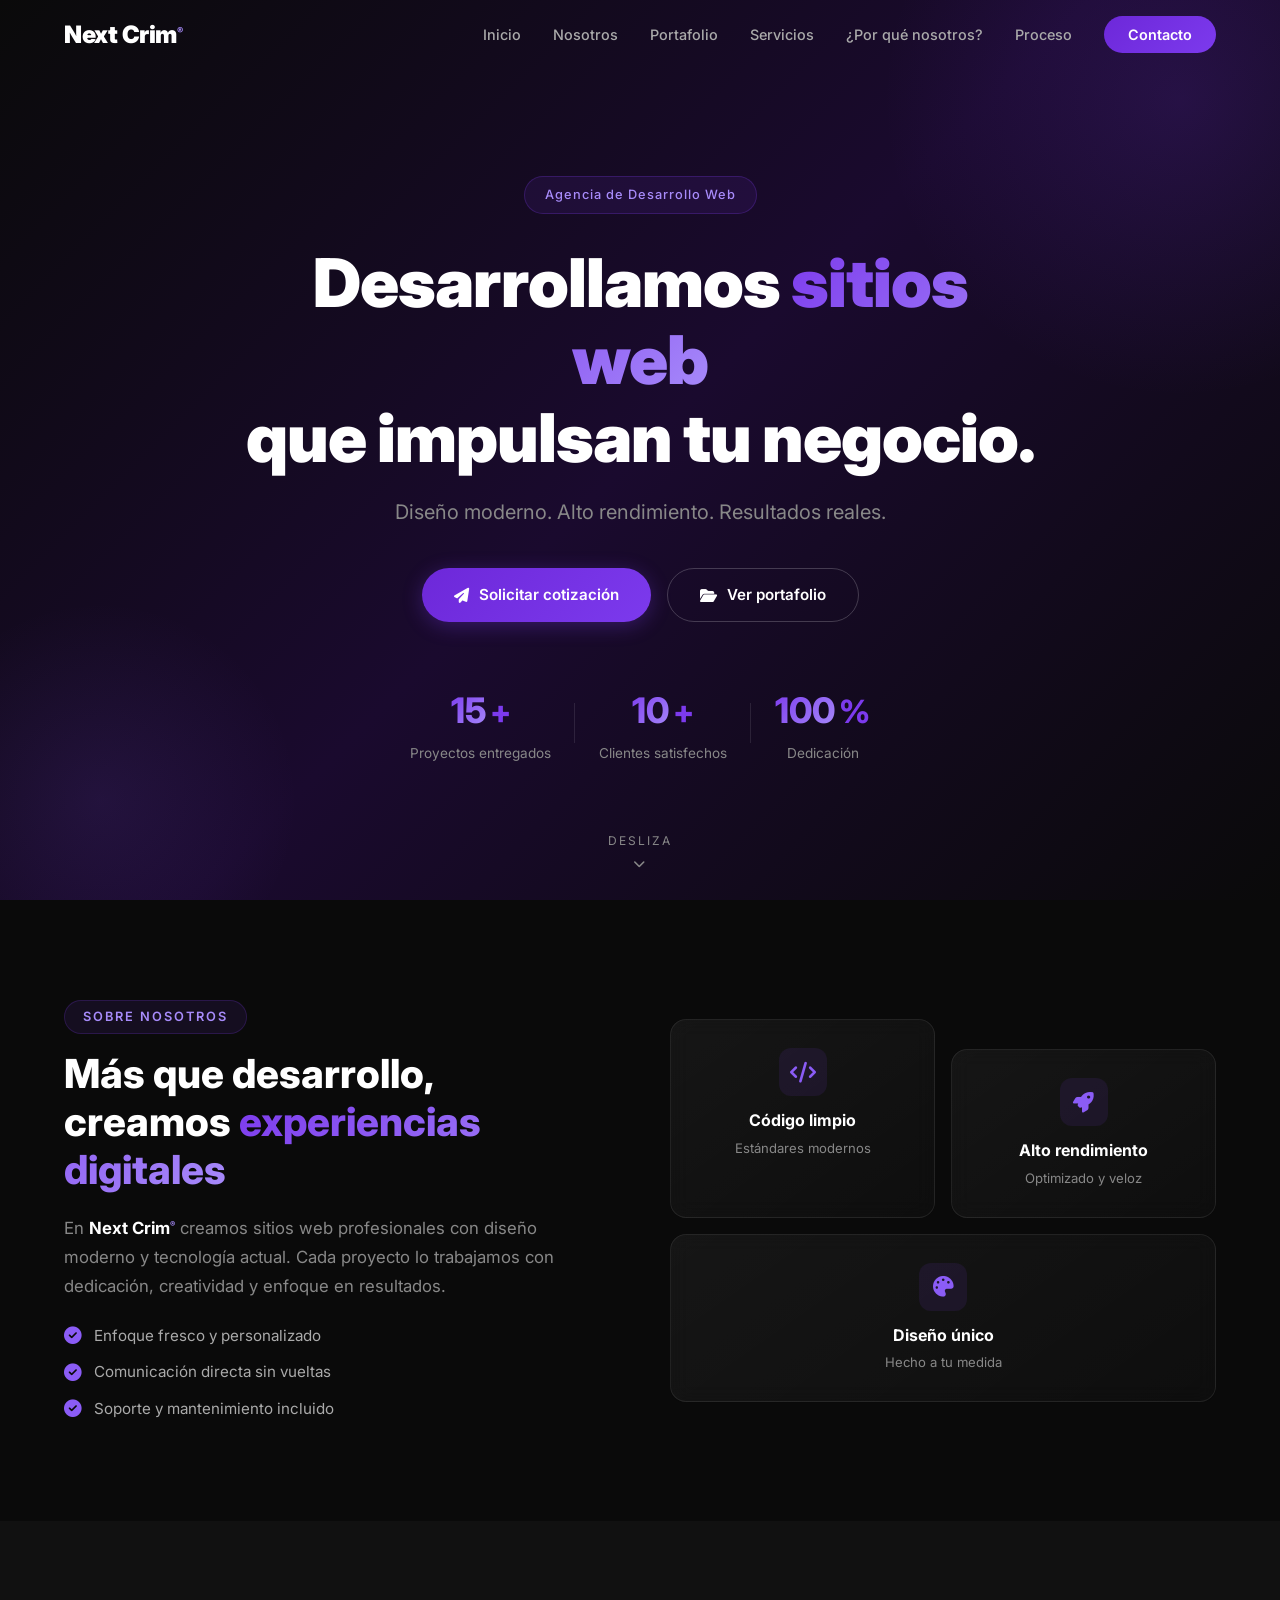
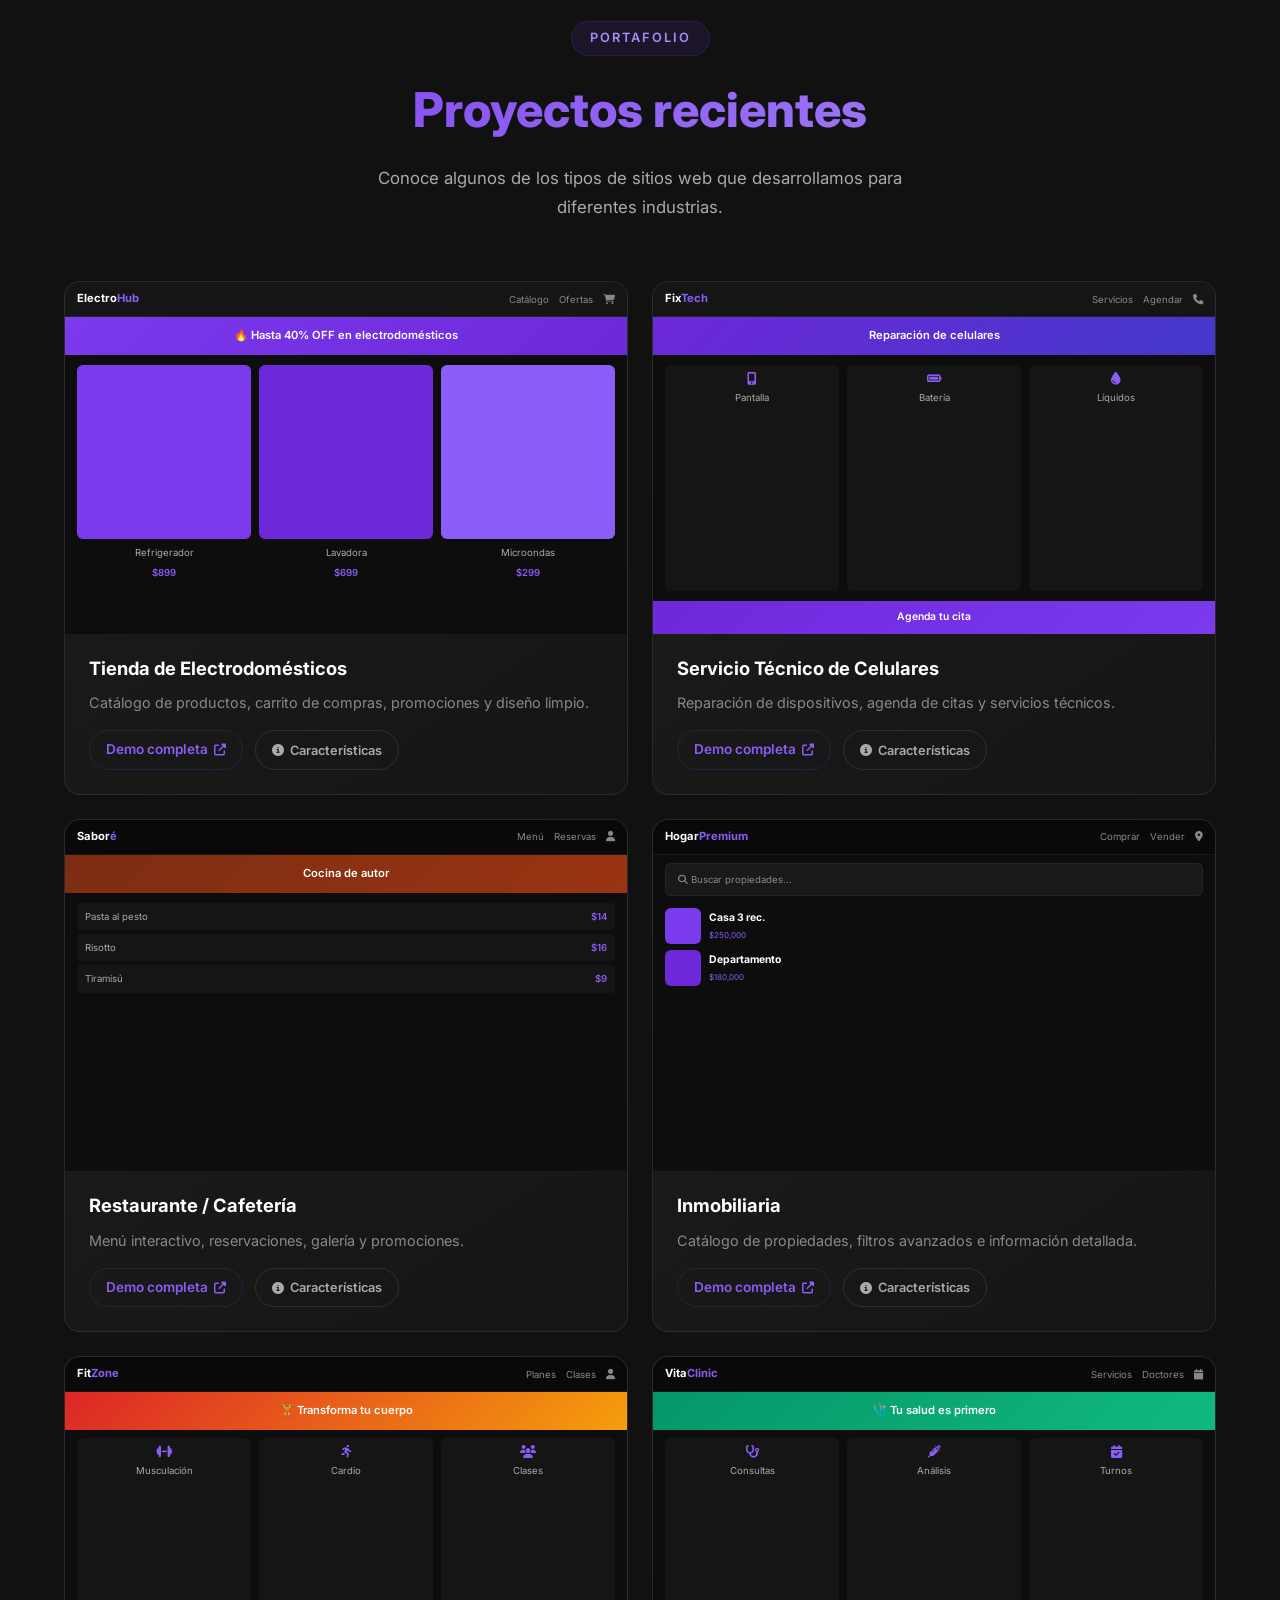
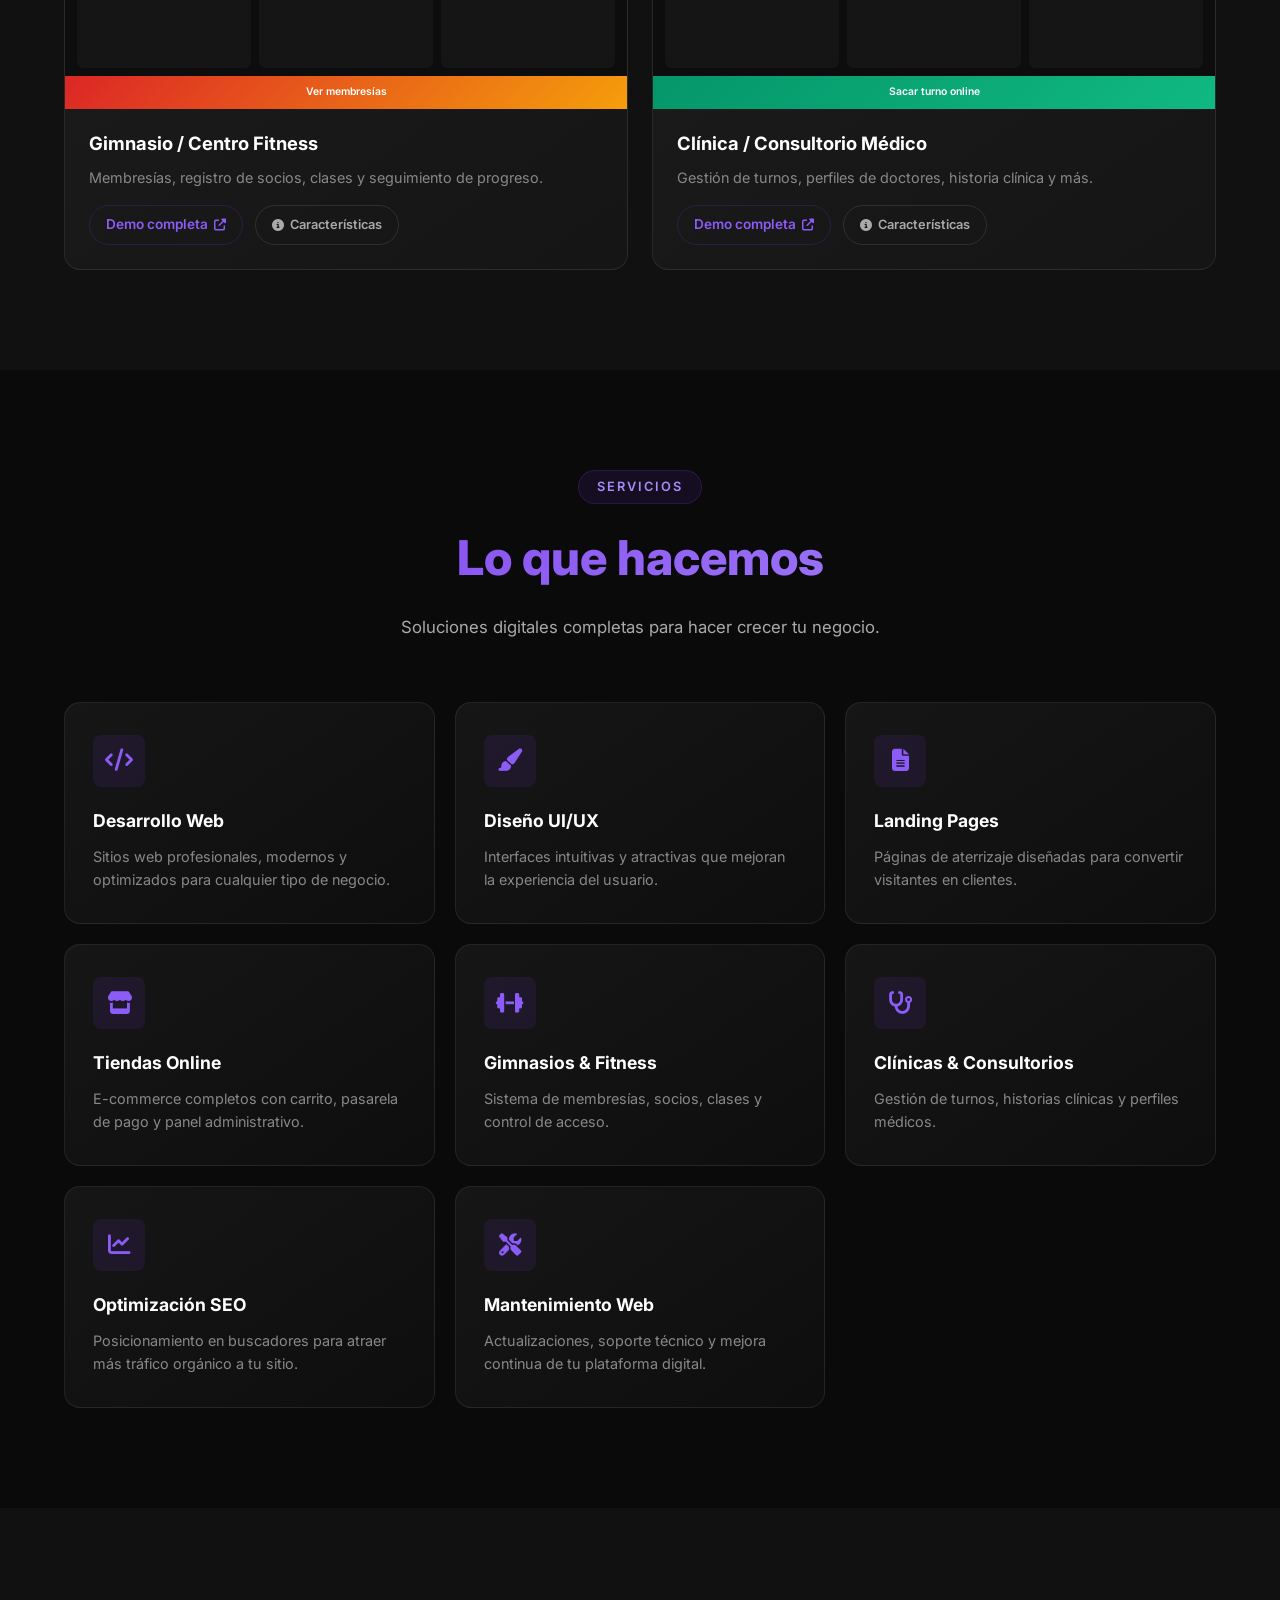
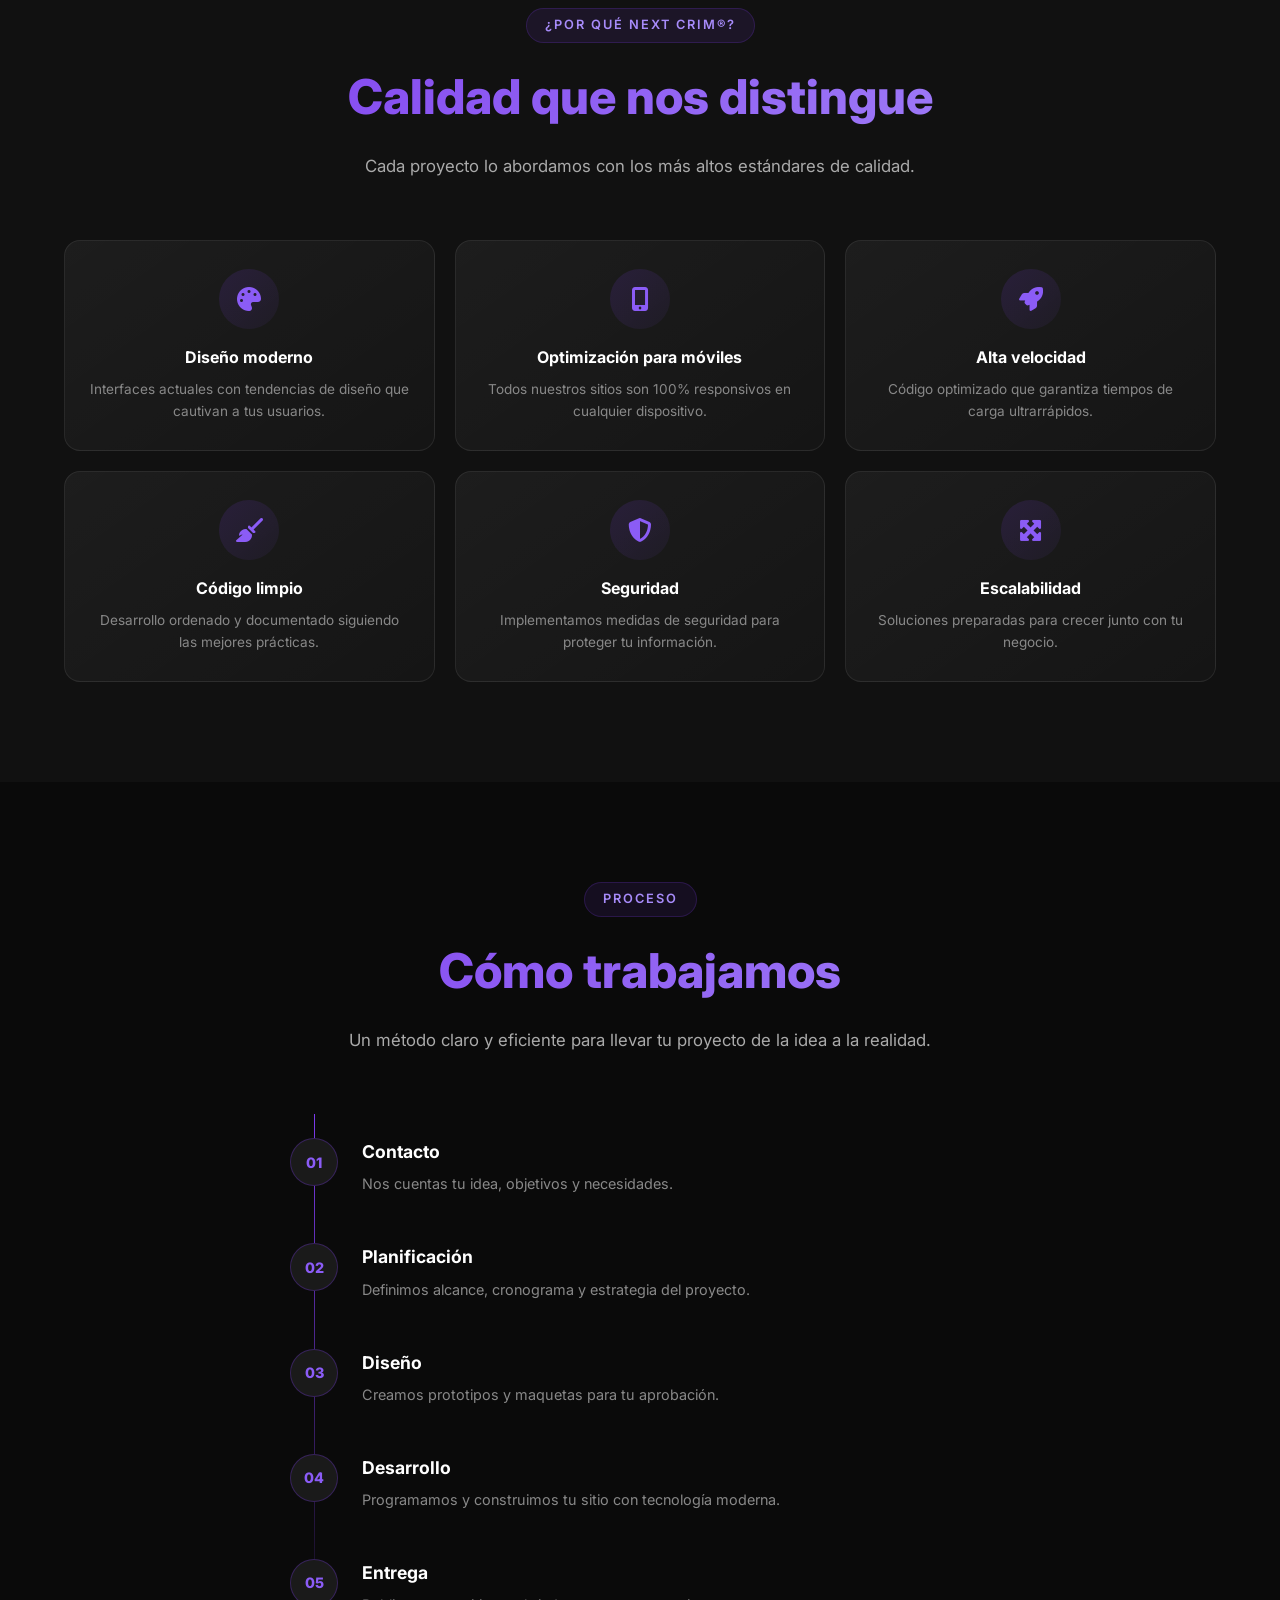
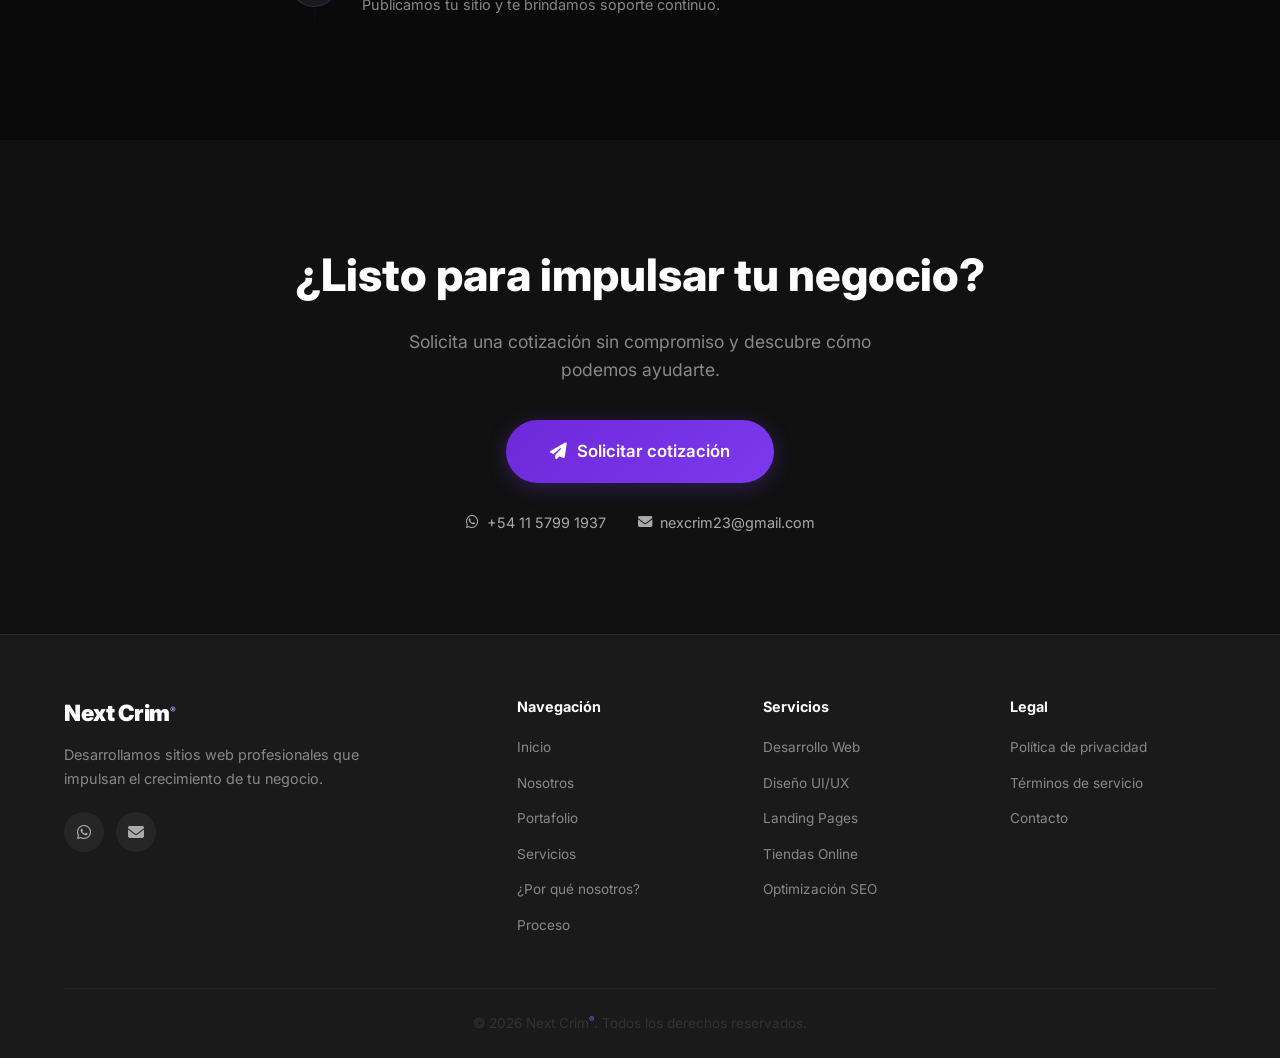
<file: index.html>
<!DOCTYPE html>
<html lang="es">
<head>
  <meta charset="UTF-8" />
  <meta name="viewport" content="width=device-width, initial-scale=1.0" />
  <meta name="description" content="Next Crim® - Desarrollo web profesional. Creamos sitios modernos, rápidos y optimizados para impulsar tu negocio." />
  <meta name="keywords" content="desarrollo web, diseño web, tiendas online, landing pages, SEO" />
  <meta name="author" content="Next Crim®" />
  <meta property="og:title" content="Next Crim® - Desarrollo Web Profesional" />
  <meta property="og:description" content="Desarrollamos sitios web que impulsan tu negocio. Diseño moderno. Alto rendimiento. Resultados reales." />
  <meta property="og:type" content="website" />
  <meta name="robots" content="index, follow" />
  <link rel="canonical" href="https://nextcrim.dev" />
  <title>Next Crim® - Desarrollo Web Profesional</title>
  <link rel="stylesheet" href="styles.css" />
  <link rel="preconnect" href="https://fonts.googleapis.com" />
  <link rel="preconnect" href="https://fonts.gstatic.com" crossorigin />
  <link href="https://fonts.googleapis.com/css2?family=Inter:wght@300;400;500;600;700;800;900&display=swap" rel="stylesheet" />
  <link rel="stylesheet" href="https://cdnjs.cloudflare.com/ajax/libs/font-awesome/6.5.0/css/all.min.css" />
</head>
<body>

  <!-- ========== NAVBAR ========== -->
  <nav class="navbar" id="navbar" role="navigation" aria-label="Navegación principal">
    <div class="nav-container">
      <a href="#" class="nav-logo" aria-label="Next Crim® - Inicio">Next Crim<sup>®</sup></a>
      <button class="nav-toggle" id="navToggle" aria-label="Abrir menú de navegación" aria-expanded="false">
        <span class="bar"></span>
        <span class="bar"></span>
        <span class="bar"></span>
      </button>
      <ul class="nav-menu" id="navMenu" role="menubar">
        <li role="none"><a href="#inicio" class="nav-link" role="menuitem">Inicio</a></li>
        <li role="none"><a href="#nosotros" class="nav-link" role="menuitem">Nosotros</a></li>
        <li role="none"><a href="#portafolio" class="nav-link" role="menuitem">Portafolio</a></li>
        <li role="none"><a href="#servicios" class="nav-link" role="menuitem">Servicios</a></li>
        <li role="none"><a href="#porque-elegirnos" class="nav-link" role="menuitem">¿Por qué nosotros?</a></li>
        <li role="none"><a href="#proceso" class="nav-link" role="menuitem">Proceso</a></li>
        <li role="none"><a href="#contacto" class="nav-link btn-nav-cta" role="menuitem">Contacto</a></li>
      </ul>
    </div>
  </nav>

  <!-- ========== HERO ========== -->
  <section class="hero" id="inicio" aria-label="Sección principal">
    <div class="hero-bg"></div>
    <div class="hero-content">
      <div class="hero-badge reveal">Agencia de Desarrollo Web</div>
      <h1 class="hero-title reveal">
        Desarrollamos <span class="gradient-text">sitios web</span><br />
        que impulsan tu negocio.
      </h1>
      <p class="hero-subtitle reveal">
        Diseño moderno. Alto rendimiento. Resultados reales.
      </p>
      <div class="hero-cta reveal">
        <a href="#contacto" class="btn btn-primary">
          <i class="fas fa-paper-plane" aria-hidden="true"></i> Solicitar cotización
        </a>
        <a href="#portafolio" class="btn btn-outline">
          <i class="fas fa-folder-open" aria-hidden="true"></i> Ver portafolio
        </a>
      </div>
      <div class="hero-stats reveal">
        <div class="stat-item">
          <span class="stat-number" data-count="15">0</span>
          <span class="stat-plus">+</span>
          <span class="stat-label">Proyectos entregados</span>
        </div>
        <div class="stat-item">
          <span class="stat-number" data-count="10">0</span>
          <span class="stat-plus">+</span>
          <span class="stat-label">Clientes satisfechos</span>
        </div>
        <div class="stat-item">
          <span class="stat-number" data-count="100">0</span>
          <span class="stat-plus">%</span>
          <span class="stat-label">Dedicación</span>
        </div>
      </div>
    </div>
    <div class="scroll-indicator" aria-hidden="true">
      <span>Desliza</span>
      <i class="fas fa-chevron-down"></i>
    </div>
  </section>

  <!-- ========== ABOUT / BRAND ========== -->
  <section class="about section" id="nosotros" aria-label="Sobre Next Crim">
    <div class="container">
      <div class="about-grid">
        <div class="about-content reveal">
          <span class="section-tag">Sobre nosotros</span>
          <h2>Más que desarrollo,<br />creamos <span class="gradient-text">experiencias digitales</span></h2>
          <p>En <strong>Next Crim<sup>&reg;</sup></strong> creamos sitios web profesionales con diseño moderno y tecnología actual. Cada proyecto lo trabajamos con dedicación, creatividad y enfoque en resultados.</p>
          <div class="about-features">
            <div class="about-feature">
              <i class="fas fa-check-circle"></i>
              <span>Enfoque fresco y personalizado</span>
            </div>
            <div class="about-feature">
              <i class="fas fa-check-circle"></i>
              <span>Comunicación directa sin vueltas</span>
            </div>
            <div class="about-feature">
              <i class="fas fa-check-circle"></i>
              <span>Soporte y mantenimiento incluido</span>
            </div>
          </div>
        </div>
        <div class="about-visual reveal">
          <div class="about-card-glass">
            <div class="glass-icon"><i class="fas fa-code"></i></div>
            <h3>Código limpio</h3>
            <p>Estándares modernos</p>
          </div>
          <div class="about-card-glass delay-1">
            <div class="glass-icon"><i class="fas fa-rocket"></i></div>
            <h3>Alto rendimiento</h3>
            <p>Optimizado y veloz</p>
          </div>
          <div class="about-card-glass delay-2">
            <div class="glass-icon"><i class="fas fa-palette"></i></div>
            <h3>Diseño único</h3>
            <p>Hecho a tu medida</p>
          </div>
        </div>
      </div>
    </div>
  </section>

  <!-- ========== PORTAFOLIO ========== -->
  <section class="portfolio section" id="portafolio" aria-label="Portafolio">
    <div class="container">
      <div class="section-header reveal">
        <span class="section-tag">Portafolio</span>
        <h2>Proyectos recientes</h2>
        <p class="section-desc">Conoce algunos de los tipos de sitios web que desarrollamos para diferentes industrias.</p>
      </div>
      <div class="portfolio-grid">
        <!-- Card 1 -->
        <article class="portfolio-card reveal" tabindex="0" role="button" aria-label="Ver demo de tienda de electrodomésticos" data-demo="demo1">
          <div class="portfolio-preview">
            <div class="demo-mockup mockup-store">
              <div class="mockup-header">
                <span class="mockup-logo">Electro<span class="accent">Hub</span></span>
                <div class="mockup-nav">
                  <span>Catálogo</span>
                  <span>Ofertas</span>
                  <span><i class="fas fa-shopping-cart"></i></span>
                </div>
              </div>
              <div class="mockup-banner">🔥 Hasta 40% OFF en electrodomésticos</div>
              <div class="mockup-products">
                <div class="mockup-product"><div class="prod-img" style="background:#7c3aed"></div><span>Refrigerador</span><span class="price">$899</span></div>
                <div class="mockup-product"><div class="prod-img" style="background:#6d28d9"></div><span>Lavadora</span><span class="price">$699</span></div>
                <div class="mockup-product"><div class="prod-img" style="background:#8b5cf6"></div><span>Microondas</span><span class="price">$299</span></div>
              </div>
            </div>
          </div>
          <div class="portfolio-info">
            <h3>Tienda de Electrodomésticos</h3>
            <p>Catálogo de productos, carrito de compras, promociones y diseño limpio.</p>
            <div class="portfolio-link-group">
              <a href="demos/electrodomesticos.html" target="_blank" class="portfolio-link" aria-label="Abrir demo completa en nueva pestaña">
                Demo completa <i class="fas fa-external-link-alt"></i>
              </a>
              <button class="portfolio-link modal-trigger" data-demo="demo1" aria-label="Ver características">
                <i class="fas fa-info-circle"></i> Características
              </button>
            </div>
          </div>
        </article>

        <!-- Card 2 -->
        <article class="portfolio-card reveal" tabindex="0" role="button" aria-label="Ver demo de servicio técnico" data-demo="demo2">
          <div class="portfolio-preview">
            <div class="demo-mockup mockup-tech">
              <div class="mockup-header">
                <span class="mockup-logo">Fix<span class="accent">Tech</span></span>
                <div class="mockup-nav">
                  <span>Servicios</span>
                  <span>Agendar</span>
                  <span><i class="fas fa-phone"></i></span>
                </div>
              </div>
              <div class="mockup-banner" style="background: linear-gradient(135deg, #6d28d9, #4338ca)">Reparación de celulares</div>
              <div class="mockup-services">
                <div class="service-item"><i class="fas fa-mobile-alt"></i> <span>Pantalla</span></div>
                <div class="service-item"><i class="fas fa-battery-full"></i> <span>Batería</span></div>
                <div class="service-item"><i class="fas fa-tint"></i> <span>Líquidos</span></div>
              </div>
              <div class="mockup-cta-sm">Agenda tu cita</div>
            </div>
          </div>
          <div class="portfolio-info">
            <h3>Servicio Técnico de Celulares</h3>
            <p>Reparación de dispositivos, agenda de citas y servicios técnicos.</p>
            <div class="portfolio-link-group">
              <a href="demos/servicio-tecnico.html" target="_blank" class="portfolio-link" aria-label="Abrir demo completa en nueva pestaña">
                Demo completa <i class="fas fa-external-link-alt"></i>
              </a>
              <button class="portfolio-link modal-trigger" data-demo="demo2" aria-label="Ver características">
                <i class="fas fa-info-circle"></i> Características
              </button>
            </div>
          </div>
        </article>

        <!-- Card 3 -->
        <article class="portfolio-card reveal" tabindex="0" role="button" aria-label="Ver demo de restaurante" data-demo="demo3">
          <div class="portfolio-preview">
            <div class="demo-mockup mockup-restaurant">
              <div class="mockup-header dark-header">
                <span class="mockup-logo">Sabor<span class="accent">é</span></span>
                <div class="mockup-nav">
                  <span>Menú</span>
                  <span>Reservas</span>
                  <span><i class="fas fa-user"></i></span>
                </div>
              </div>
              <div class="mockup-banner" style="background: linear-gradient(135deg, #7c2d12, #9a3412)">Cocina de autor</div>
              <div class="mockup-menu">
                <div class="menu-item"><span class="dish">Pasta al pesto</span><span class="dish-price">$14</span></div>
                <div class="menu-item"><span class="dish">Risotto</span><span class="dish-price">$16</span></div>
                <div class="menu-item"><span class="dish">Tiramisú</span><span class="dish-price">$9</span></div>
              </div>
            </div>
          </div>
          <div class="portfolio-info">
            <h3>Restaurante / Cafetería</h3>
            <p>Menú interactivo, reservaciones, galería y promociones.</p>
            <div class="portfolio-link-group">
              <a href="demos/restaurante.html" target="_blank" class="portfolio-link" aria-label="Abrir demo completa en nueva pestaña">
                Demo completa <i class="fas fa-external-link-alt"></i>
              </a>
              <button class="portfolio-link modal-trigger" data-demo="demo3" aria-label="Ver características">
                <i class="fas fa-info-circle"></i> Características
              </button>
            </div>
          </div>
        </article>

        <!-- Card 4 -->
        <article class="portfolio-card reveal" tabindex="0" role="button" aria-label="Ver demo de inmobiliaria" data-demo="demo4">
          <div class="portfolio-preview">
            <div class="demo-mockup mockup-realestate">
              <div class="mockup-header dark-header">
                <span class="mockup-logo">Hogar<span class="accent">Premium</span></span>
                <div class="mockup-nav">
                  <span>Comprar</span>
                  <span>Vender</span>
                  <span><i class="fas fa-map-marker-alt"></i></span>
                </div>
              </div>
              <div class="mockup-search"><i class="fas fa-search"></i> Buscar propiedades...</div>
              <div class="mockup-properties">
                <div class="mockup-prop"><div class="prop-img" style="background:#7c3aed"></div><div><strong>Casa 3 rec.</strong><br /><small>$250,000</small></div></div>
                <div class="mockup-prop"><div class="prop-img" style="background:#6d28d9"></div><div><strong>Departamento</strong><br /><small>$180,000</small></div></div>
              </div>
            </div>
          </div>
          <div class="portfolio-info">
            <h3>Inmobiliaria</h3>
            <p>Catálogo de propiedades, filtros avanzados e información detallada.</p>
            <div class="portfolio-link-group">
              <a href="demos/inmobiliaria.html" target="_blank" class="portfolio-link" aria-label="Abrir demo completa en nueva pestaña">
                Demo completa <i class="fas fa-external-link-alt"></i>
              </a>
              <button class="portfolio-link modal-trigger" data-demo="demo4" aria-label="Ver características">
                <i class="fas fa-info-circle"></i> Características
              </button>
            </div>
          </div>
        </article>

        <!-- Card 5 -->
        <article class="portfolio-card reveal" tabindex="0" role="button" aria-label="Ver demo de gimnasio" data-demo="demo5">
          <div class="portfolio-preview">
            <div class="demo-mockup mockup-gym">
              <div class="mockup-header dark-header">
                <span class="mockup-logo">Fit<span class="accent">Zone</span></span>
                <div class="mockup-nav">
                  <span>Planes</span>
                  <span>Clases</span>
                  <span><i class="fas fa-user"></i></span>
                </div>
              </div>
              <div class="mockup-banner" style="background:linear-gradient(135deg,#dc2626,#f59e0b)">🏋️ Transforma tu cuerpo</div>
              <div class="mockup-services" style="padding:8px 12px">
                <div class="service-item"><i class="fas fa-dumbbell"></i><span>Musculación</span></div>
                <div class="service-item"><i class="fas fa-running"></i><span>Cardio</span></div>
                <div class="service-item"><i class="fas fa-users"></i><span>Clases</span></div>
              </div>
              <div class="mockup-cta-sm" style="background:linear-gradient(135deg,#dc2626,#f59e0b)">Ver membresías</div>
            </div>
          </div>
          <div class="portfolio-info">
            <h3>Gimnasio / Centro Fitness</h3>
            <p>Membresías, registro de socios, clases y seguimiento de progreso.</p>
            <div class="portfolio-link-group">
              <a href="demos/gimnasio.html" target="_blank" class="portfolio-link" aria-label="Abrir demo completa en nueva pestaña">
                Demo completa <i class="fas fa-external-link-alt"></i>
              </a>
              <button class="portfolio-link modal-trigger" data-demo="demo5" aria-label="Ver características">
                <i class="fas fa-info-circle"></i> Características
              </button>
            </div>
          </div>
        </article>

        <!-- Card 6 -->
        <article class="portfolio-card reveal" tabindex="0" role="button" aria-label="Ver demo de clínica" data-demo="demo6">
          <div class="portfolio-preview">
            <div class="demo-mockup mockup-clinic">
              <div class="mockup-header dark-header">
                <span class="mockup-logo">Vita<span class="accent">Clinic</span></span>
                <div class="mockup-nav">
                  <span>Servicios</span>
                  <span>Doctores</span>
                  <span><i class="fas fa-calendar"></i></span>
                </div>
              </div>
              <div class="mockup-banner" style="background:linear-gradient(135deg,#059669,#10b981)">🩺 Tu salud es primero</div>
              <div class="mockup-services" style="padding:8px 12px">
                <div class="service-item"><i class="fas fa-stethoscope"></i><span>Consultas</span></div>
                <div class="service-item"><i class="fas fa-syringe"></i><span>Análisis</span></div>
                <div class="service-item"><i class="fas fa-calendar-check"></i><span>Turnos</span></div>
              </div>
              <div class="mockup-cta-sm" style="background:linear-gradient(135deg,#059669,#10b981)">Sacar turno online</div>
            </div>
          </div>
          <div class="portfolio-info">
            <h3>Clínica / Consultorio Médico</h3>
            <p>Gestión de turnos, perfiles de doctores, historia clínica y más.</p>
            <div class="portfolio-link-group">
              <a href="demos/clinica.html" target="_blank" class="portfolio-link" aria-label="Abrir demo completa en nueva pestaña">
                Demo completa <i class="fas fa-external-link-alt"></i>
              </a>
              <button class="portfolio-link modal-trigger" data-demo="demo6" aria-label="Ver características">
                <i class="fas fa-info-circle"></i> Características
              </button>
            </div>
          </div>
        </article>
      </div>
    </div>
  </section>

  <!-- ========== MODAL DEMO ========== -->
  <div class="modal-overlay" id="modalOverlay" role="dialog" aria-modal="true" aria-label="Vista previa de demo">
    <div class="modal-content">
      <button class="modal-close" id="modalClose" aria-label="Cerrar demo">
        <i class="fas fa-times"></i>
      </button>
      <div class="modal-body" id="modalBody">
        <!-- Dynamic content -->
      </div>
    </div>
  </div>

  <!-- ========== SERVICIOS ========== -->
  <section class="services section" id="servicios" aria-label="Servicios">
    <div class="container">
      <div class="section-header reveal">
        <span class="section-tag">Servicios</span>
        <h2>Lo que hacemos</h2>
        <p class="section-desc">Soluciones digitales completas para hacer crecer tu negocio.</p>
      </div>
      <div class="services-grid">
        <div class="service-card reveal">
          <div class="service-icon"><i class="fas fa-code"></i></div>
          <h3>Desarrollo Web</h3>
          <p>Sitios web profesionales, modernos y optimizados para cualquier tipo de negocio.</p>
        </div>
        <div class="service-card reveal">
          <div class="service-icon"><i class="fas fa-paint-brush"></i></div>
          <h3>Diseño UI/UX</h3>
          <p>Interfaces intuitivas y atractivas que mejoran la experiencia del usuario.</p>
        </div>
        <div class="service-card reveal">
          <div class="service-icon"><i class="fas fa-file-alt"></i></div>
          <h3>Landing Pages</h3>
          <p>Páginas de aterrizaje diseñadas para convertir visitantes en clientes.</p>
        </div>
        <div class="service-card reveal">
          <div class="service-icon"><i class="fas fa-store"></i></div>
          <h3>Tiendas Online</h3>
          <p>E-commerce completos con carrito, pasarela de pago y panel administrativo.</p>
        </div>
        <div class="service-card reveal">
          <div class="service-icon"><i class="fas fa-dumbbell"></i></div>
          <h3>Gimnasios & Fitness</h3>
          <p>Sistema de membresías, socios, clases y control de acceso.</p>
        </div>
        <div class="service-card reveal">
          <div class="service-icon"><i class="fas fa-stethoscope"></i></div>
          <h3>Clínicas & Consultorios</h3>
          <p>Gestión de turnos, historias clínicas y perfiles médicos.</p>
        </div>
        <div class="service-card reveal">
          <div class="service-icon"><i class="fas fa-chart-line"></i></div>
          <h3>Optimización SEO</h3>
          <p>Posicionamiento en buscadores para atraer más tráfico orgánico a tu sitio.</p>
        </div>
        <div class="service-card reveal">
          <div class="service-icon"><i class="fas fa-tools"></i></div>
          <h3>Mantenimiento Web</h3>
          <p>Actualizaciones, soporte técnico y mejora continua de tu plataforma digital.</p>
        </div>
      </div>
    </div>
  </section>

  <!-- ========== WHY CHOOSE US ========== -->
  <section class="why section" id="porque-elegirnos" aria-label="¿Por qué elegirnos?">
    <div class="container">
      <div class="section-header reveal">
        <span class="section-tag">¿Por qué Next Crim®?</span>
        <h2>Calidad que nos distingue</h2>
        <p class="section-desc">Cada proyecto lo abordamos con los más altos estándares de calidad.</p>
      </div>
      <div class="why-grid">
        <div class="why-card reveal">
          <div class="why-icon"><i class="fas fa-palette"></i></div>
          <h3>Diseño moderno</h3>
          <p>Interfaces actuales con tendencias de diseño que cautivan a tus usuarios.</p>
        </div>
        <div class="why-card reveal">
          <div class="why-icon"><i class="fas fa-mobile-alt"></i></div>
          <h3>Optimización para móviles</h3>
          <p>Todos nuestros sitios son 100% responsivos en cualquier dispositivo.</p>
        </div>
        <div class="why-card reveal">
          <div class="why-icon"><i class="fas fa-rocket"></i></div>
          <h3>Alta velocidad</h3>
          <p>Código optimizado que garantiza tiempos de carga ultrarrápidos.</p>
        </div>
        <div class="why-card reveal">
          <div class="why-icon"><i class="fas fa-broom"></i></div>
          <h3>Código limpio</h3>
          <p>Desarrollo ordenado y documentado siguiendo las mejores prácticas.</p>
        </div>
        <div class="why-card reveal">
          <div class="why-icon"><i class="fas fa-shield-alt"></i></div>
          <h3>Seguridad</h3>
          <p>Implementamos medidas de seguridad para proteger tu información.</p>
        </div>
        <div class="why-card reveal">
          <div class="why-icon"><i class="fas fa-expand-arrows-alt"></i></div>
          <h3>Escalabilidad</h3>
          <p>Soluciones preparadas para crecer junto con tu negocio.</p>
        </div>
      </div>
    </div>
  </section>

  <!-- ========== PROCESS ========== -->
  <section class="process section" id="proceso" aria-label="Proceso de trabajo">
    <div class="container">
      <div class="section-header reveal">
        <span class="section-tag">Proceso</span>
        <h2>Cómo trabajamos</h2>
        <p class="section-desc">Un método claro y eficiente para llevar tu proyecto de la idea a la realidad.</p>
      </div>
      <div class="process-steps">
        <div class="step reveal">
          <div class="step-number">01</div>
          <div class="step-content">
            <h3>Contacto</h3>
            <p>Nos cuentas tu idea, objetivos y necesidades.</p>
          </div>
        </div>
        <div class="step reveal">
          <div class="step-number">02</div>
          <div class="step-content">
            <h3>Planificación</h3>
            <p>Definimos alcance, cronograma y estrategia del proyecto.</p>
          </div>
        </div>
        <div class="step reveal">
          <div class="step-number">03</div>
          <div class="step-content">
            <h3>Diseño</h3>
            <p>Creamos prototipos y maquetas para tu aprobación.</p>
          </div>
        </div>
        <div class="step reveal">
          <div class="step-number">04</div>
          <div class="step-content">
            <h3>Desarrollo</h3>
            <p>Programamos y construimos tu sitio con tecnología moderna.</p>
          </div>
        </div>
        <div class="step reveal">
          <div class="step-number">05</div>
          <div class="step-content">
            <h3>Entrega</h3>
            <p>Publicamos tu sitio y te brindamos soporte continuo.</p>
          </div>
        </div>
      </div>
    </div>
  </section>

  <!-- ========== CTA SECTION ========== -->
  <section class="cta-section section" id="contacto" aria-label="Contacto">
    <div class="container">
      <div class="cta-content reveal">
        <h2>¿Listo para impulsar tu negocio?</h2>
        <p>Solicita una cotización sin compromiso y descubre cómo podemos ayudarte.</p>
        <a href="mailto:nexcrim23@gmail.com" class="btn btn-primary btn-lg">
          <i class="fas fa-paper-plane"></i> Solicitar cotización
        </a>
        <div class="cta-contact-info">
          <a href="https://wa.me/541157991937" target="_blank"><i class="fab fa-whatsapp"></i> +54 11 5799 1937</a>
          <a href="mailto:nexcrim23@gmail.com"><i class="fas fa-envelope"></i> nexcrim23@gmail.com</a>
        </div>
      </div>
    </div>
  </section>

  <!-- ========== FOOTER ========== -->
  <footer class="footer" role="contentinfo">
    <div class="container">
      <div class="footer-grid">
        <div class="footer-brand">
          <a href="#" class="footer-logo">Next Crim<sup>®</sup></a>
          <p>Desarrollamos sitios web profesionales que impulsan el crecimiento de tu negocio.</p>
          <div class="footer-social">
            <a href="https://wa.me/541157991937" target="_blank" aria-label="WhatsApp"><i class="fab fa-whatsapp"></i></a>
            <a href="mailto:nexcrim23@gmail.com" aria-label="Email"><i class="fas fa-envelope"></i></a>
          </div>
        </div>
        <div class="footer-links">
          <h4>Navegación</h4>
          <ul>
            <li><a href="#inicio">Inicio</a></li>
            <li><a href="#nosotros">Nosotros</a></li>
            <li><a href="#portafolio">Portafolio</a></li>
            <li><a href="#servicios">Servicios</a></li>
            <li><a href="#porque-elegirnos">¿Por qué nosotros?</a></li>
            <li><a href="#proceso">Proceso</a></li>
          </ul>
        </div>
        <div class="footer-links">
          <h4>Servicios</h4>
          <ul>
            <li><a href="#servicios">Desarrollo Web</a></li>
            <li><a href="#servicios">Diseño UI/UX</a></li>
            <li><a href="#servicios">Landing Pages</a></li>
            <li><a href="#servicios">Tiendas Online</a></li>
            <li><a href="#servicios">Optimización SEO</a></li>
          </ul>
        </div>
        <div class="footer-links">
          <h4>Legal</h4>
          <ul>
            <li><a href="#">Política de privacidad</a></li>
            <li><a href="#">Términos de servicio</a></li>
            <li><a href="mailto:nexcrim23@gmail.com">Contacto</a></li>
          </ul>
        </div>
      </div>
      <div class="footer-bottom">
        <p>&copy; 2026 Next Crim<sup>®</sup>. Todos los derechos reservados.</p>
      </div>
    </div>
  </footer>

  <script src="script.js"></script>
</body>
</html>
</file>
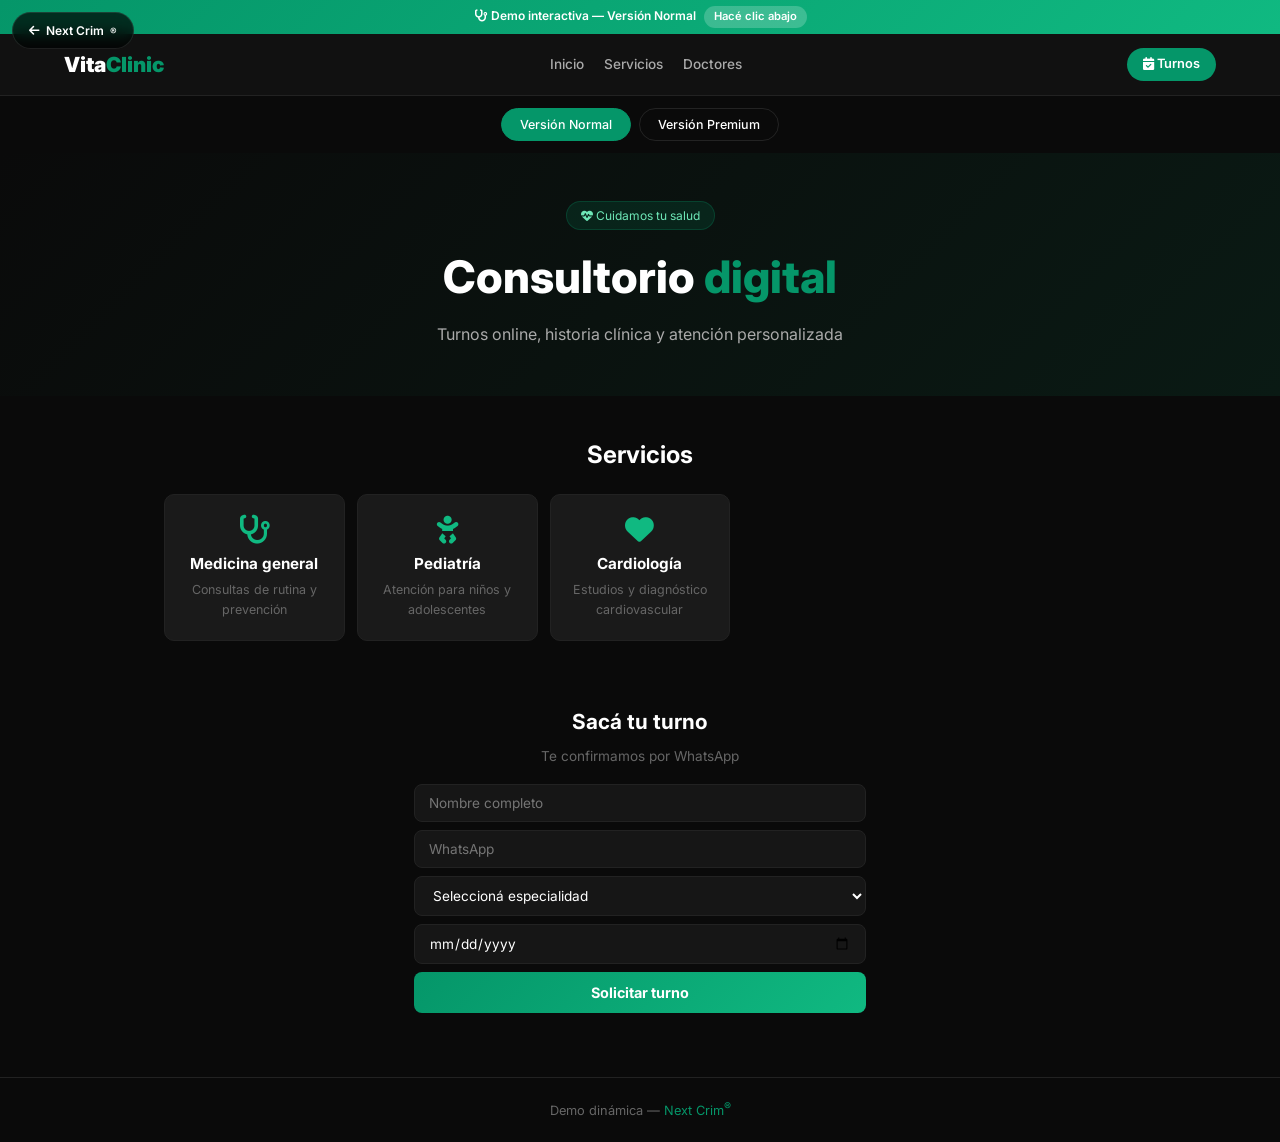
<file: demos/clinica.html>
<!DOCTYPE html>
<html lang="es">
<head>
  <meta charset="UTF-8" />
  <meta name="viewport" content="width=device-width, initial-scale=1.0" />
  <meta name="robots" content="noindex, nofollow" />
  <title>Demo - Clínica | Next Crim®</title>
  <link rel="preconnect" href="https://fonts.googleapis.com" />
  <link rel="preconnect" href="https://fonts.gstatic.com" crossorigin />
  <link href="https://fonts.googleapis.com/css2?family=Inter:wght@300;400;500;600;700;800;900&display=swap" rel="stylesheet" />
  <link rel="stylesheet" href="https://cdnjs.cloudflare.com/ajax/libs/font-awesome/6.5.0/css/all.min.css" />
  <style>
    * { margin:0; padding:0; box-sizing:border-box; }
    body { font-family:'Inter',sans-serif; line-height:1.6; transition:background .4s, color .4s; }
    body { background:#0a0a0a; color:#fff; }
    .accent { color:#059669; }
    .demo-bar { text-align:center; padding:6px; font-size:.75rem; font-weight:600; background:linear-gradient(135deg,#059669,#10b981); color:#fff; }
    .demo-bar .version-badge { display:inline-block; padding:2px 10px; background:rgba(255,255,255,.2); border-radius:50px; margin-left:8px; font-size:.7rem; }
    header { position:sticky; top:0; z-index:100; background:#111; border-bottom:1px solid #222; }
    header .inner { max-width:1200px; margin:0 auto; padding:14px 24px; display:flex; align-items:center; justify-content:space-between; flex-wrap:wrap; gap:10px; }
    header .logo { font-size:1.3rem; font-weight:900; }
    header .logo span { color:#059669; }
    header nav { display:flex; gap:20px; font-size:.85rem; }
    header nav a { color:#aaa; text-decoration:none; font-weight:500; transition:color .2s; }
    header nav a:hover { color:#059669; }
    header .btn-sm { padding:6px 16px; background:#059669; color:#fff; border-radius:50px; text-decoration:none; font-size:.8rem; font-weight:600; }
    .controls { max-width:1200px; margin:12px auto; padding:0 24px; display:flex; gap:8px; flex-wrap:wrap; justify-content:center; }
    .controls button { padding:8px 18px; border-radius:50px; border:1px solid rgba(255,255,255,.1); background:transparent; color:#fff; cursor:pointer; font-size:.78rem; font-weight:500; font-family:'Inter',sans-serif; transition:all .2s; }
    .controls button:hover { border-color:#059669; background:rgba(5,150,105,.1); }
    .controls button.active { background:#059669; border-color:#059669; }
    .hero { text-align:center; padding:48px 24px; background:linear-gradient(135deg,#0a0a0a,#0a1a14); }
    .hero h1 { font-size:clamp(1.8rem,4vw,2.8rem); font-weight:800; }
    .hero .badge { display:inline-block; padding:4px 14px; background:rgba(5,150,105,.15); border:1px solid rgba(5,150,105,.25); border-radius:50px; font-size:.75rem; margin-bottom:12px; color:#6ee7b7; }
    .hero p { color:#aaa; font-size:1rem; margin-top:8px; }
    .services-section { max-width:1000px; margin:40px auto; padding:0 24px; }
    .services-section h2, .doctors-section h2, .extra-section h2 { text-align:center; font-size:1.5rem; font-weight:700; margin-bottom:20px; }
    .services-grid { display:grid; grid-template-columns:repeat(auto-fill,minmax(180px,1fr)); gap:12px; }
    .service-card { background:#1a1a1a; border:1px solid #222; border-radius:10px; padding:20px; text-align:center; transition:transform .3s; }
    .service-card:hover { transform:translateY(-3px); }
    .service-card i { font-size:1.8rem; color:#10b981; margin-bottom:8px; }
    .service-card h4 { font-size:.95rem; margin-bottom:4px; }
    .service-card p { font-size:.78rem; color:#666; }
    .doctors-section { max-width:1000px; margin:0 auto 40px; padding:0 24px; display:none; }
    .doctors-section.show { display:block; }
    .doctors-grid { display:grid; grid-template-columns:repeat(auto-fill,minmax(220px,1fr)); gap:14px; }
    .doctor-card { background:#1a1a1a; border:1px solid #222; border-radius:12px; padding:20px; text-align:center; }
    .doctor-card .avatar { width:70px; height:70px; border-radius:50%; margin:0 auto 10px; display:flex; align-items:center; justify-content:center; font-size:2rem; color:#fff; }
    .doctor-card h4 { font-size:.95rem; }
    .doctor-card p { font-size:.78rem; color:#666; }
    .doctor-card .esp { display:inline-block; padding:2px 10px; background:rgba(5,150,105,.15); color:#6ee7b7; border-radius:50px; font-size:.7rem; font-weight:600; margin-top:4px; }
    .appointment { max-width:500px; margin:0 auto 40px; padding:24px; text-align:center; }
    .appointment h2 { font-size:1.3rem; font-weight:700; margin-bottom:8px; }
    .appointment p { font-size:.85rem; color:#666; margin-bottom:16px; }
    .appointment form { display:flex; flex-direction:column; gap:8px; }
    .appointment form input, .appointment form select { padding:10px 14px; border-radius:8px; border:1px solid #222; background:rgba(255,255,255,.05); color:#fff; font-family:'Inter',sans-serif; font-size:.85rem; }
    .appointment form button { padding:12px; border:none; border-radius:8px; font-weight:700; cursor:pointer; font-family:'Inter',sans-serif; font-size:.9rem; background:linear-gradient(135deg,#059669,#10b981); color:#fff; transition:transform .2s; }
    .appointment form button:hover { transform:translateY(-2px); }
    .extra-section { display:none; }
    .extra-section.show { display:block; }
    .extra-grid { max-width:1000px; margin:0 auto 40px; padding:0 24px; display:grid; grid-template-columns:repeat(auto-fill,minmax(220px,1fr)); gap:14px; }
    .extra-item { background:#1a1a1a; border:1px solid #222; border-radius:10px; padding:20px; text-align:center; }
    .extra-item i { font-size:2rem; color:#10b981; margin-bottom:8px; }
    .extra-item h4 { font-size:.9rem; }
    .extra-item p { font-size:.78rem; color:#666; }
    .demo-footer { text-align:center; padding:20px; font-size:.8rem; border-top:1px solid #222; color:#666; }
    .demo-footer a { color:#059669; text-decoration:none; }
    .back-btn { position:fixed; top:12px; left:12px; z-index:999; padding:8px 16px; background:rgba(0,0,0,.7); backdrop-filter:blur(8px); border:1px solid rgba(255,255,255,.1); border-radius:50px; color:#fff; text-decoration:none; font-size:.75rem; font-weight:600; display:flex; align-items:center; gap:6px; transition:all .2s; }
    .back-btn:hover { background:#059669; transform:translateY(-1px); }
    @media(max-width:640px) { .back-btn { top:auto; bottom:16px; left:50%; transform:translateX(-50%); font-size:.65rem; padding:6px 12px; z-index:10000; white-space:nowrap; } .back-btn:hover { transform:translateX(-50%) translateY(-1px); } .demo-bar { font-size:.65rem; padding:6px 12px; } .demo-bar .version-badge { font-size:.6rem; padding:1px 6px; } header .inner { justify-content:center; padding:10px 12px; gap:8px; } header nav { gap:10px; font-size:.72rem; } header .logo { font-size:1rem; } header .btn-sm { padding:5px 12px; font-size:.72rem; } .controls { margin:8px auto; padding:0 12px; gap:6px; } .controls button { padding:5px 12px; font-size:.68rem; } .hero { padding:24px 16px 20px; } .hero h1 { font-size:1.3rem; } .services-section { padding:0 12px; } .services-section h2, .doctors-section h2, .extra-section h2 { font-size:1.2rem; margin-bottom:14px; } .services-grid { gap:8px; } .service-card { padding:14px; } .service-card i { font-size:1.3rem; } .service-card h4 { font-size:.82rem; } .service-card p { font-size:.7rem; } .doctors-grid { gap:8px; } .doctor-card { padding:14px; } .doctor-card .avatar { width:50px; height:50px; font-size:1.4rem; } .doctor-card h4 { font-size:.82rem; } .appointment { padding:16px; } .appointment h2 { font-size:1.1rem; } .appointment form input, .appointment form select { padding:8px 12px; font-size:.8rem; } .extra-grid { padding:0 12px; gap:8px; } .extra-item { padding:14px; } .extra-item i { font-size:1.4rem; } .demo-footer { font-size:.7rem; padding:12px; } }
  </style>
</head>
<body>
  <a href="../index.html" class="back-btn"><i class="fas fa-arrow-left"></i> Next Crim<sup>&reg;</sup></a>
  <div class="demo-bar"><i class="fas fa-stethoscope"></i> Demo interactiva — <span id="versionLabel">Versión Normal</span><span class="version-badge">Hacé clic abajo</span></div>
  <header>
    <div class="inner">
      <div class="logo">Vita<span>Clinic</span></div>
      <nav><a href="#">Inicio</a><a href="#">Servicios</a><a href="#">Doctores</a></nav>
      <a href="#" class="btn-sm"><i class="fas fa-calendar-check"></i> Turnos</a>
    </div>
  </header>

  <div class="controls">
    <button data-version="normal" class="active">Versión Normal</button>
    <button data-version="premium">Versión Premium</button>
  </div>

  <div class="hero">
    <div class="badge"><i class="fas fa-heartbeat"></i> Cuidamos tu salud</div>
    <h1>Consultorio <span class="accent">digital</span></h1>
    <p id="heroDesc">Turnos online, historia clínica y atención personalizada</p>
  </div>

  <div class="services-section">
    <h2>Servicios</h2>
    <div class="services-grid" id="servicesGrid"></div>
  </div>

  <div class="appointment">
    <h2>Sacá tu turno</h2>
    <p>Te confirmamos por WhatsApp</p>
    <form><input type="text" placeholder="Nombre completo"><input type="tel" placeholder="WhatsApp"><select><option>Seleccioná especialidad</option><option>Medicina general</option><option>Pediatría</option><option>Cardiología</option><option>Dermatología</option></select><input type="date"><button type="submit">Solicitar turno</button></form>
  </div>

  <div class="doctors-section" id="doctorsSection">
    <h2>Doctores</h2>
    <div class="doctors-grid" id="doctorsGrid"></div>
  </div>

  <div class="extra-section" id="extraSection">
    <h2>Funcionalidades Premium</h2>
    <div class="extra-grid" id="extraGrid"></div>
  </div>

  <div class="demo-footer">
    Demo dinámica — <a href="../index.html">Next Crim<sup>&reg;</sup></a>
  </div>

  <script>
    const services = [
      { name:'Medicina general', desc:'Consultas de rutina y prevención', icon:'fa-stethoscope' },
      { name:'Pediatría', desc:'Atención para niños y adolescentes', icon:'fa-baby' },
      { name:'Cardiología', desc:'Estudios y diagnóstico cardiovascular', icon:'fa-heart' },
      { name:'Dermatología', desc:'Cuidado de la piel', icon:'fa-hand-holding-water' },
      { name:'Análisis', desc:'Laboratorio clínico', icon:'fa-syringe' },
      { name:'Emergencias', desc:'Atención sin turno previo', icon:'fa-ambulance' },
    ];
    const doctors = [
      { name:'Dra. Laura Méndez', esp:'Medicina general', color:'#059669' },
      { name:'Dr. Pablo Ríos', esp:'Cardiología', color:'#10b981' },
      { name:'Dra. Soledad Vega', esp:'Pediatría', color:'#34d399' },
      { name:'Dr. Martín Luna', esp:'Dermatología', color:'#059669' },
    ];
    const premiumFeatures = [
      { icon:'fa-file-medical', title:'Historia clínica', desc:'Registro digital de cada paciente' },
      { icon:'fa-bell', title:'Recordatorios', desc:'Automáticos por WhatsApp' },
      { icon:'fa-chart-bar', title:'Estadísticas', desc:'Pacientes atendidos por mes' },
      { icon:'fa-user-md', title:'Perfiles médicos', desc:'Cada doctor con su agenda' },
    ];

    let version = 'normal';

    function renderServices() {
      const shown = version === 'normal' ? services.slice(0,3) : services;
      document.getElementById('servicesGrid').innerHTML = shown.map(s => `
        <div class="service-card"><i class="fas ${s.icon}"></i><h4>${s.name}</h4><p>${s.desc}</p></div>`).join('');
    }

    function renderDoctors() {
      const section = document.getElementById('doctorsSection');
      if (version === 'premium') {
        section.classList.add('show');
        document.getElementById('doctorsGrid').innerHTML = doctors.map(d => `
          <div class="doctor-card">
            <div class="avatar" style="background:${d.color}"><i class="fas fa-user-md"></i></div>
            <h4>${d.name}</h4>
            <span class="esp">${d.esp}</span>
          </div>`).join('');
      } else section.classList.remove('show');
    }

    function renderExtra() {
      const section = document.getElementById('extraSection');
      if (version === 'premium') {
        section.classList.add('show');
        document.getElementById('extraGrid').innerHTML = premiumFeatures.map(f => `
          <div class="extra-item"><i class="fas ${f.icon}"></i><h4>${f.title}</h4><p>${f.desc}</p></div>`).join('');
      } else section.classList.remove('show');
    }

    function setVersion(v) {
      version = v;
      document.getElementById('versionLabel').textContent = `Versión ${v==='normal'?'Normal':'Premium'}`;
      document.querySelectorAll('[data-version]').forEach(b => b.classList.toggle('active', b.dataset.version === v));
      document.getElementById('heroDesc').textContent = v === 'normal' ? 'Turnos online, historia clínica y atención personalizada' : 'Gestión completa con perfiles médicos, historias clínicas y estadísticas';
      renderServices(); renderDoctors(); renderExtra();
    }

    document.querySelector('.controls').addEventListener('click', e => {
      const btn = e.target.closest('button');
      if (btn && btn.dataset.version) setVersion(btn.dataset.version);
    });
    setVersion('normal');
  </script>
</body>
</html>
</file>
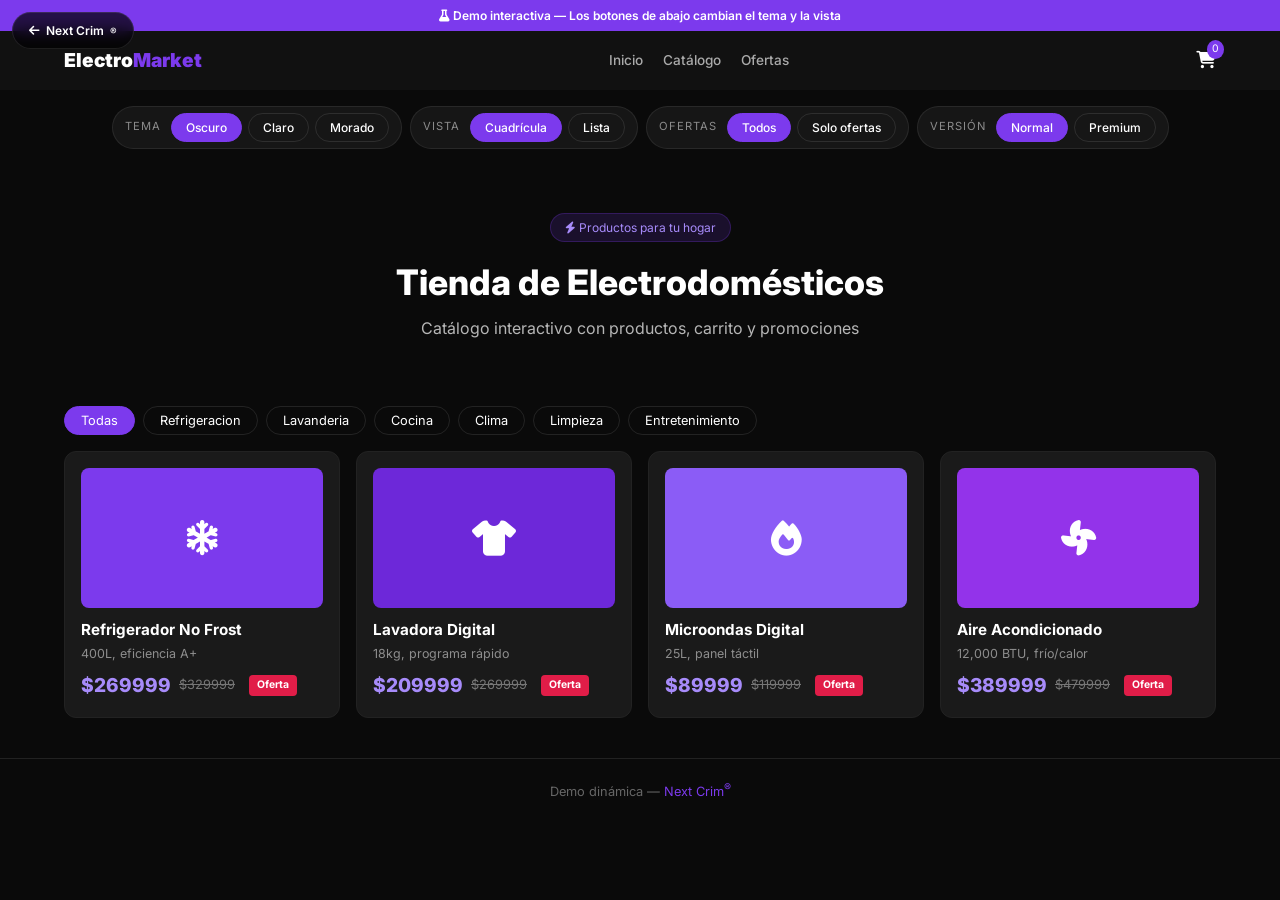
<file: demos/electrodomesticos.html>
<!DOCTYPE html>
<html lang="es">
<head>
  <meta charset="UTF-8" />
  <meta name="viewport" content="width=device-width, initial-scale=1.0" />
  <meta name="robots" content="noindex, nofollow" />
  <title>Demo Dinámica - Tienda Online | Next Crim®</title>
  <link rel="preconnect" href="https://fonts.googleapis.com" />
  <link rel="preconnect" href="https://fonts.gstatic.com" crossorigin />
  <link href="https://fonts.googleapis.com/css2?family=Inter:wght@300;400;500;600;700;800;900&display=swap" rel="stylesheet" />
  <link rel="stylesheet" href="https://cdnjs.cloudflare.com/ajax/libs/font-awesome/6.5.0/css/all.min.css" />
  <style>
    * { margin:0; padding:0; box-sizing:border-box; }
    body { font-family:'Inter',sans-serif; line-height:1.6; transition:background .4s, color .4s; }

    /* === THEMES === */
    body.theme-dark { background:#0a0a0a; color:#fff; }
    body.theme-dark header { background:#111; border-color:#222; }
    body.theme-dark header nav a { color:#aaa; }
    body.theme-dark .product-card { background:#1a1a1a; border-color:#222; }
    body.theme-dark .product-card .price { color:#a78bfa; }
    body.theme-dark .demo-footer { border-color:#222; color:#666; }

    body.theme-light { background:#f8f8f8; color:#111; }
    body.theme-light header { background:#fff; border-color:#eee; }
    body.theme-light header nav a { color:#555; }
    body.theme-light .product-card { background:#fff; border-color:#eee; }
    body.theme-light .product-card .price { color:#7c3aed; }
    body.theme-light .demo-footer { border-color:#e0e0e0; color:#888; }

    body.theme-purple { background:#0d0a1a; color:#fff; }
    body.theme-purple header { background:#140b2e; border-color:rgba(124,58,237,.2); }
    body.theme-purple header nav a { color:#b8a0e0; }
    body.theme-purple .product-card { background:#1a0f33; border-color:rgba(124,58,237,.15); }
    body.theme-purple .product-card .price { color:#c084fc; }
    body.theme-purple .demo-footer { border-color:rgba(124,58,237,.15); color:#7c6a9a; }

    /* === LAYOUT === */
    header { position:sticky; top:0; z-index:100; transition:background .4s, border-color .4s; }
    header .inner { max-width:1200px; margin:0 auto; padding:14px 24px; display:flex; align-items:center; justify-content:space-between; flex-wrap:wrap; gap:10px; }
    header .logo { font-size:1.2rem; font-weight:900; }
    header .logo .accent { color:#7c3aed; }
    header nav { display:flex; gap:20px; font-size:.85rem; }
    header nav a { text-decoration:none; font-weight:500; transition:color .2s; }
    header nav a:hover { color:#7c3aed; }
    header .cart-icon { font-size:1.1rem; cursor:pointer; position:relative; }
    header .cart-icon span { background:#7c3aed; color:#fff; font-size:.65rem; padding:1px 5px; border-radius:50%; position:absolute; top:-6px; right:-8px; }

    .demo-bar { text-align:center; padding:6px; font-size:.75rem; font-weight:600; background:#7c3aed; color:#fff; }

    .hero-section { text-align:center; padding:48px 24px; }
    .hero-section h1 { font-size:clamp(1.5rem,4vw,2.2rem); font-weight:800; margin-bottom:6px; }
    .hero-section p { opacity:.7; font-size:1rem; }
    .hero-section .badge { display:inline-block; padding:4px 14px; background:rgba(124,58,237,.15); border:1px solid rgba(124,58,237,.25); border-radius:50px; font-size:.75rem; margin-bottom:12px; color:#a78bfa; }

    .controls-panel { max-width:1200px; margin:16px auto; padding:0 24px; display:flex; gap:8px; flex-wrap:wrap; justify-content:center; }
    .controls-panel .ctrl-group { display:flex; gap:6px; align-items:center; background:rgba(255,255,255,.05); padding:6px 12px; border-radius:50px; border:1px solid rgba(255,255,255,.08); }
    .controls-panel .ctrl-group label { font-size:.7rem; text-transform:uppercase; letter-spacing:1px; opacity:.5; margin-right:4px; }
    .controls-panel button { padding:6px 14px; border-radius:50px; border:1px solid rgba(255,255,255,.1); background:transparent; color:inherit; cursor:pointer; font-size:.75rem; font-weight:500; font-family:'Inter',sans-serif; transition:all .2s; }
    .controls-panel button:hover { border-color:#7c3aed; background:rgba(124,58,237,.1); }
    .controls-panel button.active { background:#7c3aed; border-color:#7c3aed; color:#fff; }

    .categories { max-width:1200px; margin:16px auto 8px; padding:0 24px; display:flex; gap:8px; flex-wrap:wrap; }
    .categories button { padding:6px 16px; border-radius:50px; border:1px solid rgba(255,255,255,.1); background:transparent; color:inherit; cursor:pointer; font-size:.8rem; font-family:'Inter',sans-serif; transition:all .2s; }
    .categories button:hover { border-color:#7c3aed; }
    .categories button.active { background:#7c3aed; border-color:#7c3aed; color:#fff; }

    .products-grid { max-width:1200px; margin:16px auto 40px; padding:0 24px; display:grid; gap:16px; transition:all .4s; }
    .products-grid.grid { grid-template-columns:repeat(auto-fill,minmax(220px,1fr)); }
    .products-grid.list { grid-template-columns:1fr; }
    .products-grid.list .product-card { display:flex; gap:16px; align-items:center; }
    .products-grid.list .product-card .prod-img { width:100px; height:100px; flex-shrink:0; }
    .products-grid.list .product-card .info { flex:1; }

    .product-card { border-radius:12px; padding:16px; transition:transform .3s, box-shadow .3s, background .4s, border-color .4s; border:1px solid transparent; }
    .product-card:hover { transform:translateY(-3px); }
    .product-card .prod-img { height:140px; border-radius:8px; display:flex; align-items:center; justify-content:center; font-size:2.2rem; color:#fff; margin-bottom:10px; }
    .product-card .info h3 { font-size:.95rem; font-weight:700; margin-bottom:2px; }
    .product-card .info .desc { font-size:.78rem; opacity:.5; margin-bottom:6px; }
    .product-card .info .price-row { display:flex; align-items:center; gap:8px; }
    .product-card .info .price { font-size:1.2rem; font-weight:800; }
    .product-card .info .old-price { font-size:.8rem; opacity:.4; text-decoration:line-through; }

    .demo-footer { text-align:center; padding:20px; font-size:.8rem; border-top:1px solid; transition:all .4s; }
    .demo-footer a { color:#7c3aed; text-decoration:none; }

    .badge-offer { display:inline-block; padding:2px 8px; background:#e11d48; color:#fff; border-radius:4px; font-size:.65rem; font-weight:700; margin-left:6px; }
    .back-btn { position:fixed; top:12px; left:12px; z-index:999; padding:8px 16px; background:rgba(0,0,0,.7); backdrop-filter:blur(8px); border:1px solid rgba(255,255,255,.1); border-radius:50px; color:#fff; text-decoration:none; font-size:.75rem; font-weight:600; display:flex; align-items:center; gap:6px; transition:all .2s; }
    .back-btn:hover { background:#7c3aed; transform:translateY(-1px); }

    @media(max-width:640px) { .back-btn { top:auto; bottom:16px; left:50%; transform:translateX(-50%); font-size:.65rem; padding:6px 12px; z-index:10000; white-space:nowrap; } .back-btn:hover { transform:translateX(-50%) translateY(-1px); } .demo-bar { font-size:.65rem; padding:6px 12px; line-height:1.3; } header .inner { justify-content:center; padding:10px 12px; gap:8px; } header nav { gap:10px; font-size:.72rem; } header .logo { font-size:1rem; } .controls-panel { margin:8px auto; padding:0 12px; } .controls-panel .ctrl-group { padding:4px 8px; gap:3px; } .controls-panel button { padding:4px 10px; font-size:.65rem; } .controls-panel .ctrl-group label { font-size:.55rem; } .hero-section { padding:24px 16px 16px; } .hero-section h1 { font-size:1.3rem; } .categories { padding:0 12px; gap:4px; } .categories button { padding:4px 10px; font-size:.68rem; } .products-grid { padding:0 12px; gap:10px; } .products-grid.grid { grid-template-columns:1fr; } .product-card { padding:12px; } .product-card .prod-img { height:110px; font-size:1.6rem; } .product-card .info h3 { font-size:.82rem; } .product-card .info .price { font-size:1rem; } .demo-footer { font-size:.7rem; padding:12px; } }
  </style>
</head>
<body class="theme-dark">
  <a href="../index.html" class="back-btn"><i class="fas fa-arrow-left"></i> Next Crim<sup>&reg;</sup></a>
  <div class="demo-bar"><i class="fas fa-flask"></i> Demo interactiva &mdash; Los botones de abajo cambian el tema y la vista</div>
  <header>
    <div class="inner">
      <div class="logo">Electro<span class="accent">Market</span></div>
      <nav>
        <a href="#">Inicio</a>
        <a href="#">Catálogo</a>
        <a href="#">Ofertas</a>
      </nav>
      <div class="cart-icon"><i class="fas fa-shopping-cart"></i><span>0</span></div>
    </div>
  </header>

  <div class="controls-panel" id="controls">
    <div class="ctrl-group">
      <label>Tema</label>
      <button data-theme="dark" class="active">Oscuro</button>
      <button data-theme="light">Claro</button>
      <button data-theme="purple">Morado</button>
    </div>
    <div class="ctrl-group">
      <label>Vista</label>
      <button data-layout="grid" class="active">Cuadrícula</button>
      <button data-layout="list">Lista</button>
    </div>
    <div class="ctrl-group">
      <label>Ofertas</label>
      <button data-offers="all" class="active">Todos</button>
      <button data-offers="sale">Solo ofertas</button>
    </div>
    <div class="ctrl-group">
      <label>Versión</label>
      <button data-version="normal" class="active">Normal</button>
      <button data-version="premium">Premium</button>
    </div>
  </div>

  <div class="hero-section">
    <div class="badge"><i class="fas fa-bolt"></i> Productos para tu hogar</div>
    <h1 id="heroTitle">Tienda de Electrodomésticos</h1>
    <p id="heroDesc">Catálogo interactivo con productos, carrito y promociones</p>
  </div>

  <div class="categories" id="categories"></div>
  <div class="products-grid grid" id="products"></div>

  <div class="demo-footer">
    Demo dinámica &mdash; <a href="../index.html">Next Crim<sup>&reg;</sup></a>
  </div>

  <script>
    const products = [
      { id:1, name:'Refrigerador No Frost', desc:'400L, eficiencia A+', price:269999, oldPrice:329999, icon:'fa-snowflake', cat:'refrigeracion', sale:true, color:'#7c3aed' },
      { id:2, name:'Lavadora Digital', desc:'18kg, programa rápido', price:209999, oldPrice:269999, icon:'fa-tshirt', cat:'lavanderia', sale:true, color:'#6d28d9' },
      { id:3, name:'Microondas Digital', desc:'25L, panel táctil', price:89999, oldPrice:119999, icon:'fa-fire', cat:'cocina', sale:true, color:'#8b5cf6' },
      { id:4, name:'Aire Acondicionado', desc:'12,000 BTU, frío/calor', price:389999, oldPrice:479999, icon:'fa-fan', cat:'clima', sale:true, color:'#9333ea' },
      { id:5, name:'Licuadora Profesional', desc:'1200W, 10 velocidades', price:38999, oldPrice:53999, icon:'fa-blender', cat:'cocina', sale:true, color:'#a855f7' },
      { id:6, name:'Cafetera Espresso', desc:'15 bares, vapor', price:74999, oldPrice:98999, icon:'fa-coffee', cat:'cocina', sale:true, color:'#c084fc' },
      { id:7, name:'Aspiradora Robot', desc:'Autonomía 120min', price:134999, oldPrice:179999, icon:'fa-robot', cat:'limpieza', sale:true, color:'#7c3aed' },
      { id:8, name:'Televisor 55" 4K', desc:'Smart TV, HDR', price:239999, oldPrice:299999, icon:'fa-tv', cat:'entretenimiento', sale:true, color:'#6d28d9' },
      { id:9, name:'Plancha de Vapor', desc:'2000W, suela cerámica', price:23999, oldPrice:null, icon:'fa-iron', cat:'cuidado', sale:false, color:'#8b5cf6' },
    ];

    const categories = ['todas','refrigeracion','lavanderia','cocina','clima','limpieza','entretenimiento'];

    let currentTheme = 'dark';
    let currentLayout = 'grid';
    let currentCat = 'todas';
    let showOffers = 'all';
    let version = 'normal';

    const heroData = {
      dark: { title:'Tienda de Electrodomésticos', desc:'Catálogo interactivo con productos, carrito y promociones - Argentina' },
      light: { title:'Tu tienda de confianza', desc:'Los mejores electrodomésticos para tu hogar - Argentina' },
      purple: { title:'Premium Home Store', desc:'Productos seleccionados con la mejor calidad - Argentina' },
    };

    function renderCategories() {
      const container = document.getElementById('categories');
      container.innerHTML = categories.map(c =>
        `<button class="${c===currentCat?'active':''}" data-cat="${c}">${c.charAt(0).toUpperCase()+c.slice(1)}</button>`
      ).join('');
      container.querySelectorAll('button').forEach(b => b.addEventListener('click', () => {
        currentCat = b.dataset.cat;
        container.querySelectorAll('button').forEach(x => x.classList.remove('active'));
        b.classList.add('active');
        renderProducts();
      }));
    }

    function renderProducts() {
      const container = document.getElementById('products');
      let filtered = [...products];
      if (currentCat !== 'todas') filtered = filtered.filter(p => p.cat === currentCat);
      if (showOffers === 'sale') filtered = filtered.filter(p => p.sale);
      if (version === 'normal') filtered = filtered.slice(0, 4);

      container.innerHTML = filtered.map(p => `
        <div class="product-card">
          <div class="prod-img" style="background:${p.color}">
            <i class="fas ${p.icon}"></i>
          </div>
          <div class="info">
            <h3>${p.name}</h3>
            <div class="desc">${p.desc}</div>
            <div class="price-row">
              <span class="price">$${p.price}</span>
              ${p.oldPrice ? `<span class="old-price">$${p.oldPrice}</span>` : ''}
              ${p.sale ? '<span class="badge-offer">Oferta</span>' : ''}
            </div>
          </div>
        </div>
      `).join('');
    }

    function setTheme(theme) {
      currentTheme = theme;
      document.body.className = `theme-${theme}`;
      const h = heroData[theme];
      document.getElementById('heroTitle').textContent = h.title;
      document.getElementById('heroDesc').textContent = h.desc;
      document.querySelectorAll('[data-theme]').forEach(b => b.classList.toggle('active', b.dataset.theme === theme));
    }

    function setLayout(layout) {
      currentLayout = layout;
      const grid = document.getElementById('products');
      grid.className = `products-grid ${layout}`;
      document.querySelectorAll('[data-layout]').forEach(b => b.classList.toggle('active', b.dataset.layout === layout));
    }

    // Controls
    document.getElementById('controls').addEventListener('click', e => {
      const btn = e.target.closest('button');
      if (!btn) return;
      if (btn.dataset.theme) setTheme(btn.dataset.theme);
      if (btn.dataset.layout) setLayout(btn.dataset.layout);
      if (btn.dataset.offers) {
        showOffers = btn.dataset.offers;
        document.querySelectorAll('[data-offers]').forEach(b => b.classList.toggle('active', b.dataset.offers === showOffers));
        renderProducts();
      }
      if (btn.dataset.version) {
        version = btn.dataset.version;
        document.querySelectorAll('[data-version]').forEach(b => b.classList.toggle('active', b.dataset.version === version));
        document.querySelector('.demo-bar').innerHTML = `<i class="fas fa-flask"></i> Demo interactiva — Versión <strong>${version==='normal'?'Normal':'Premium'}</strong> &mdash; Los botones cambian el tema y la vista`;
        renderProducts();
      }
    });

    renderCategories();
    renderProducts();
  </script>
</body>
</html>
</file>
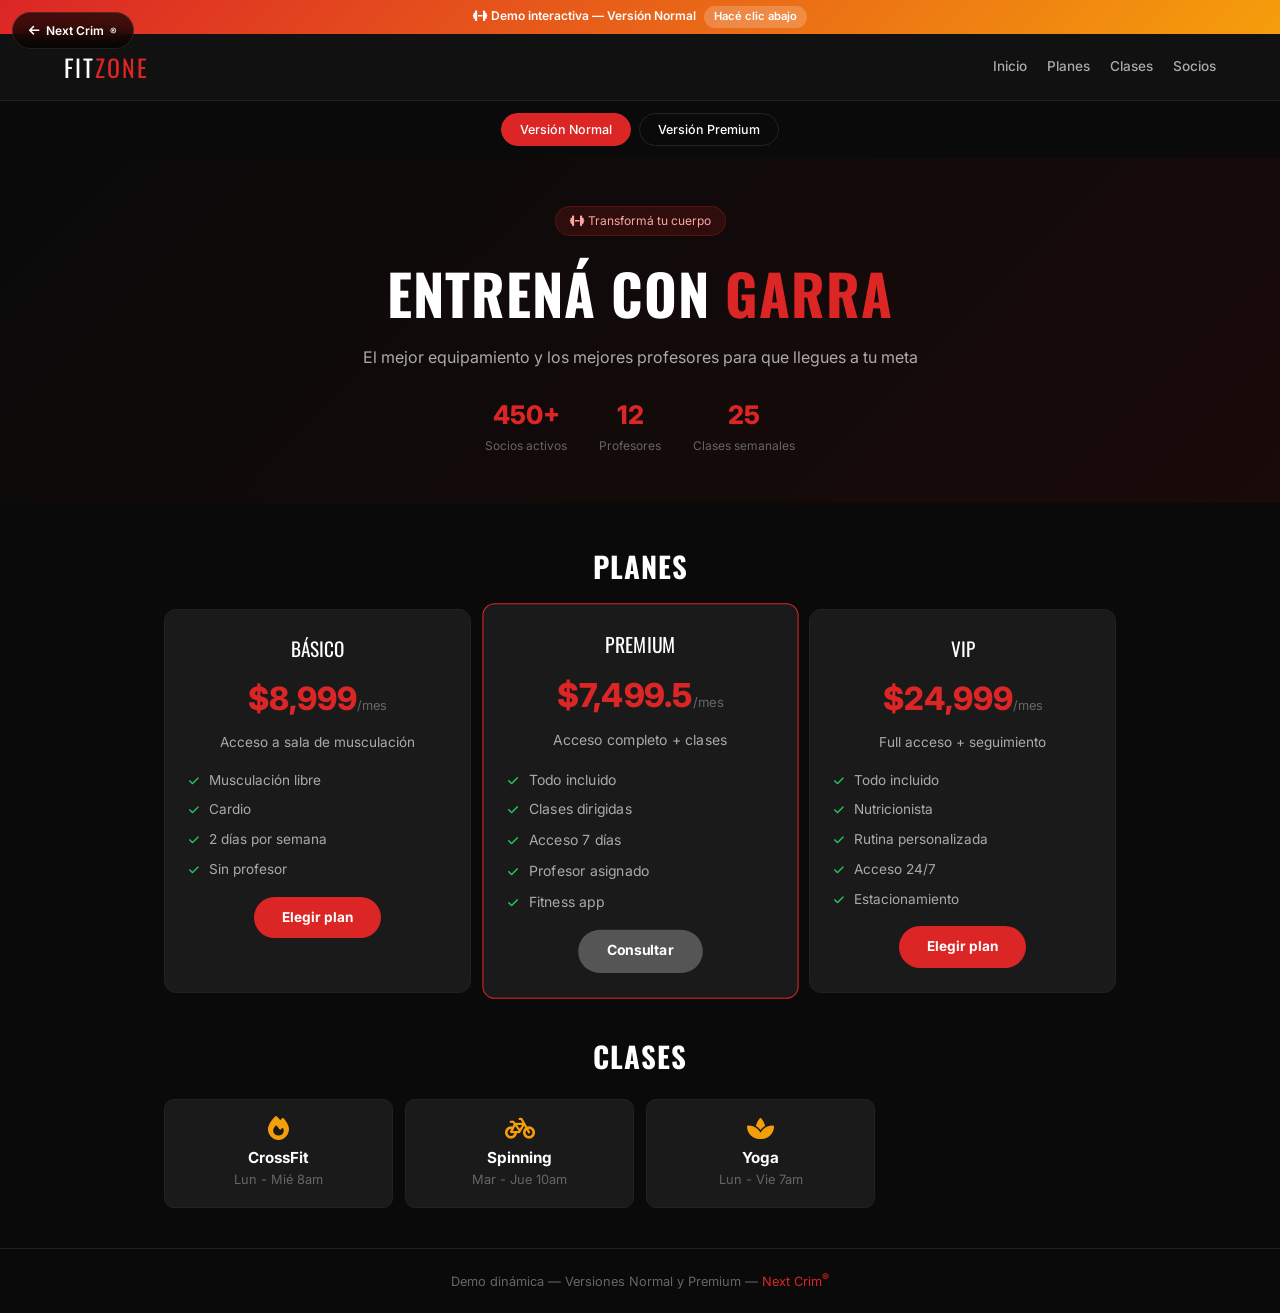
<file: demos/gimnasio.html>
<!DOCTYPE html>
<html lang="es">
<head>
  <meta charset="UTF-8" />
  <meta name="viewport" content="width=device-width, initial-scale=1.0" />
  <meta name="robots" content="noindex, nofollow" />
  <title>Demo - Gimnasio | Next Crim®</title>
  <link rel="preconnect" href="https://fonts.googleapis.com" />
  <link rel="preconnect" href="https://fonts.gstatic.com" crossorigin />
  <link href="https://fonts.googleapis.com/css2?family=Inter:wght@300;400;500;600;700;800;900&family=Oswald:wght@500;600;700&display=swap" rel="stylesheet" />
  <link rel="stylesheet" href="https://cdnjs.cloudflare.com/ajax/libs/font-awesome/6.5.0/css/all.min.css" />
  <style>
    * { margin:0; padding:0; box-sizing:border-box; }
    body { font-family:'Inter',sans-serif; line-height:1.6; transition:background .4s, color .4s; }
    body { background:#0a0a0a; color:#fff; }
    .accent { color:#dc2626; }
    .demo-bar { text-align:center; padding:6px; font-size:.75rem; font-weight:600; background:linear-gradient(135deg,#dc2626,#f59e0b); color:#fff; }
    .demo-bar .version-badge { display:inline-block; padding:2px 10px; background:rgba(255,255,255,.2); border-radius:50px; margin-left:8px; font-size:.7rem; }
    header { position:sticky; top:0; z-index:100; background:#111; border-bottom:1px solid #222; }
    header .inner { max-width:1200px; margin:0 auto; padding:14px 24px; display:flex; align-items:center; justify-content:space-between; flex-wrap:wrap; gap:10px; }
    header .logo { font-family:'Oswald',sans-serif; font-size:1.5rem; text-transform:uppercase; letter-spacing:2px; }
    header .logo span { color:#dc2626; }
    header nav { display:flex; gap:20px; font-size:.85rem; }
    header nav a { color:#aaa; text-decoration:none; font-weight:500; transition:color .2s; }
    header nav a:hover { color:#dc2626; }
    .controls { max-width:1200px; margin:12px auto; padding:0 24px; display:flex; gap:8px; flex-wrap:wrap; justify-content:center; }
    .controls button { padding:8px 18px; border-radius:50px; border:1px solid rgba(255,255,255,.1); background:transparent; color:#fff; cursor:pointer; font-size:.78rem; font-weight:500; font-family:'Inter',sans-serif; transition:all .2s; }
    .controls button:hover { border-color:#dc2626; background:rgba(220,38,38,.1); }
    .controls button.active { background:#dc2626; border-color:#dc2626; }
    .hero { text-align:center; padding:48px 24px; background:linear-gradient(135deg,#0a0a0a,#1a0a0a); }
    .hero h1 { font-family:'Oswald',sans-serif; font-size:clamp(2rem,5vw,3.5rem); text-transform:uppercase; letter-spacing:1px; }
    .hero .badge { display:inline-block; padding:4px 14px; background:rgba(220,38,38,.15); border:1px solid rgba(220,38,38,.25); border-radius:50px; font-size:.75rem; margin-bottom:12px; color:#fca5a5; }
    .hero p { color:#aaa; font-size:1rem; margin-top:8px; }
    .hero .stats { display:flex; gap:32px; justify-content:center; margin-top:24px; flex-wrap:wrap; }
    .hero .stats .num { font-size:1.6rem; font-weight:800; color:#dc2626; }
    .hero .stats .lbl { font-size:.75rem; color:#666; }
    .plans-section h2, .classes-section h2, .extra-section h2 { text-align:center; font-family:'Oswald',sans-serif; font-size:1.8rem; text-transform:uppercase; margin:40px 0 20px; letter-spacing:1px; }
    .plans { max-width:1000px; margin:0 auto 40px; padding:0 24px; display:grid; grid-template-columns:repeat(auto-fill,minmax(250px,1fr)); gap:16px; }
    .plan-card { background:#1a1a1a; border:1px solid #222; border-radius:12px; padding:24px; text-align:center; transition:transform .3s; }
    .plan-card:hover { transform:translateY(-4px); }
    .plan-card .name { font-family:'Oswald',sans-serif; font-size:1.2rem; text-transform:uppercase; }
    .plan-card .price { font-size:2rem; font-weight:800; margin:8px 0; color:#dc2626; }
    .plan-card .price small { font-size:.8rem; color:#666; font-weight:400; }
    .plan-card ul { list-style:none; text-align:left; margin:12px 0; }
    .plan-card ul li { padding:4px 0; font-size:.85rem; color:#aaa; }
    .plan-card ul li i { color:#22c55e; margin-right:6px; font-size:.7rem; }
    .plan-card .btn { display:inline-block; padding:10px 28px; background:#dc2626; color:#fff; border-radius:50px; text-decoration:none; font-weight:700; font-size:.85rem; transition:transform .2s; }
    .plan-card .btn:hover { transform:scale(1.05); }
    .plan-card.featured { border-color:#dc2626; transform:scale(1.03); }
    .plan-card.featured:hover { transform:scale(1.03) translateY(-4px); }
    .classes { max-width:1000px; margin:0 auto 40px; padding:0 24px; display:grid; grid-template-columns:repeat(auto-fill,minmax(200px,1fr)); gap:12px; }
    .class-card { background:#1a1a1a; border:1px solid #222; border-radius:10px; padding:16px; text-align:center; }
    .class-card i { font-size:1.5rem; color:#f59e0b; margin-bottom:6px; }
    .class-card h4 { font-size:.95rem; }
    .class-card .time { font-size:.8rem; color:#666; }
    .members-section { max-width:1000px; margin:0 auto 40px; padding:0 24px; display:none; }
    .members-section.show { display:block; }
    .members-section h2 { font-family:'Oswald',sans-serif; font-size:1.8rem; text-transform:uppercase; text-align:center; margin-bottom:20px; letter-spacing:1px; }
    .member-stats { display:flex; gap:16px; justify-content:center; margin-bottom:20px; flex-wrap:wrap; }
    .member-stat { background:#1a1a1a; border:1px solid #222; border-radius:10px; padding:16px 24px; text-align:center; }
    .member-stat .num { font-size:1.5rem; font-weight:800; color:#22c55e; }
    .member-stat .lbl { font-size:.75rem; color:#666; }
    .member-table { width:100%; border-collapse:collapse; }
    .member-table th, .member-table td { padding:8px 12px; text-align:left; border-bottom:1px solid #222; font-size:.85rem; }
    .member-table th { color:#dc2626; font-weight:600; }
    .member-table td { color:#aaa; }
    .member-table .active-dot { color:#22c55e; font-size:.6rem; }
    .member-table .inactive-dot { color:#666; font-size:.6rem; }
    .extra-section { display:none; }
    .extra-section.show { display:block; }
    .extra-grid { max-width:1000px; margin:0 auto 40px; padding:0 24px; display:grid; grid-template-columns:repeat(auto-fill,minmax(220px,1fr)); gap:14px; }
    .extra-card { background:#1a1a1a; border:1px solid #222; border-radius:10px; padding:20px; text-align:center; }
    .extra-card i { font-size:2rem; color:#f59e0b; margin-bottom:8px; }
    .extra-card h4 { font-size:.95rem; margin-bottom:4px; }
    .extra-card p { font-size:.8rem; color:#666; }
    .demo-footer { text-align:center; padding:20px; font-size:.8rem; border-top:1px solid #222; color:#666; }
    .demo-footer a { color:#dc2626; text-decoration:none; }
    .back-btn { position:fixed; top:12px; left:12px; z-index:999; padding:8px 16px; background:rgba(0,0,0,.7); backdrop-filter:blur(8px); border:1px solid rgba(255,255,255,.1); border-radius:50px; color:#fff; text-decoration:none; font-size:.75rem; font-weight:600; display:flex; align-items:center; gap:6px; transition:all .2s; }
    .back-btn:hover { background:#dc2626; transform:translateY(-1px); }
    @media(max-width:640px) { .back-btn { top:auto; bottom:16px; left:50%; transform:translateX(-50%); font-size:.65rem; padding:6px 12px; z-index:10000; white-space:nowrap; } .back-btn:hover { transform:translateX(-50%) translateY(-1px); } .demo-bar { font-size:.65rem; padding:6px 12px; line-height:1.3; } .demo-bar .version-badge { font-size:.6rem; padding:1px 6px; } header .inner { justify-content:center; padding:10px 12px; gap:8px; } header nav { gap:10px; font-size:.72rem; } header .logo { font-size:1.1rem; } .controls { margin:8px auto; padding:0 12px; gap:6px; } .controls button { padding:5px 12px; font-size:.68rem; } .hero { padding:28px 16px 24px; } .hero h1 { font-size:1.5rem; } .hero .stats { gap:16px; } .hero .stats .num { font-size:1.2rem; } .plans { padding:0 12px; gap:10px; } .plan-card { padding:16px; } .plan-card .name { font-size:1rem; } .plan-card .price { font-size:1.5rem; } .plan-card ul li { font-size:.78rem; } .plan-card .btn { padding:8px 20px; font-size:.78rem; } .plan-card.featured { transform:none; } .classes { padding:0 12px; gap:8px; grid-template-columns:1fr 1fr; } .class-card { padding:12px; } .class-card i { font-size:1.2rem; } .class-card h4 { font-size:.8rem; } .plans-section h2, .classes-section h2, .extra-section h2 { font-size:1.3rem; margin:24px 0 14px; } .members-section { padding:0 12px; } .member-stats { gap:8px; } .member-stat { padding:10px 14px; } .member-stat .num { font-size:1.2rem; } .member-table th, .member-table td { padding:6px 8px; font-size:.72rem; } .extra-grid { padding:0 12px; gap:8px; } .extra-card { padding:14px; } .extra-card i { font-size:1.4rem; } .demo-footer { font-size:.7rem; padding:12px; } }
  </style>
</head>
<body>
  <a href="../index.html" class="back-btn"><i class="fas fa-arrow-left"></i> Next Crim<sup>&reg;</sup></a>
  <div class="demo-bar" id="demoBar"><i class="fas fa-dumbbell"></i> Demo interactiva — <span id="versionLabel">Versión Normal</span><span class="version-badge" id="versionBadge">Hacé clic abajo</span></div>
  <header>
    <div class="inner">
      <div class="logo">Fit<span>Zone</span></div>
      <nav><a href="#">Inicio</a><a href="#">Planes</a><a href="#">Clases</a><a href="#">Socios</a></nav>
    </div>
  </header>

  <div class="controls">
    <button data-version="normal" class="active" id="btnNormal">Versión Normal</button>
    <button data-version="premium" id="btnPremium">Versión Premium</button>
  </div>

  <div class="hero">
    <div class="badge"><i class="fas fa-dumbbell"></i> Transformá tu cuerpo</div>
    <h1>Entrená con <span class="accent">garra</span></h1>
    <p id="heroDesc">El mejor equipamiento y los mejores profesores para que llegues a tu meta</p>
    <div class="stats" id="heroStats">
      <div><div class="num">450+</div><div class="lbl">Socios activos</div></div>
      <div><div class="num">12</div><div class="lbl">Profesores</div></div>
      <div><div class="num">25</div><div class="lbl">Clases semanales</div></div>
    </div>
  </div>

  <div class="plans-section">
    <h2>Planes</h2>
    <div class="plans" id="plans"></div>
  </div>

  <div class="classes-section">
    <h2>Clases</h2>
    <div class="classes" id="classes"></div>
  </div>

  <div class="extra-section" id="extraSection">
    <h2>Premium</h2>
    <div class="extra-grid" id="extraGrid"></div>
  </div>

  <div class="members-section" id="membersSection">
    <h2><i class="fas fa-users"></i> Socios</h2>
    <div class="member-stats" id="memberStats"></div>
    <div style="overflow-x:auto"><table class="member-table" id="memberTable"></table></div>
  </div>

  <div class="demo-footer">
    Demo dinámica — Versiones Normal y Premium — <a href="../index.html">Next Crim<sup>&reg;</sup></a>
  </div>

  <script>
    const plans = [
      { name:'Básico', price:8999, desc:'Acceso a sala de musculación', features:['Musculación libre','Cardio','2 días por semana','Sin profesor'], featured:false },
      { name:'Premium', price:14999, desc:'Acceso completo + clases', features:['Todo incluido','Clases dirigidas','Acceso 7 días','Profesor asignado','Fitness app'], featured:true },
      { name:'VIP', price:24999, desc:'Full acceso + seguimiento', features:['Todo incluido','Nutricionista','Rutina personalizada','Acceso 24/7','Estacionamiento'], featured:false },
    ];
    const classes = [
      { name:'CrossFit', time:'Lun - Mié 8am', icon:'fa-fire' },
      { name:'Spinning', time:'Mar - Jue 10am', icon:'fa-bicycle' },
      { name:'Yoga', time:'Lun - Vie 7am', icon:'fa-spa' },
      { name:'Funcional', time:'Mar - Jue 6pm', icon:'fa-running' },
      { name:'Boxeo', time:'Mié - Vie 5pm', icon:'fa-fist-raised' },
      { name:'Zumba', time:'Sáb 10am', icon:'fa-music' },
    ];
    const members = [
      { name:'Lucía Martínez', plan:'Premium', status:'activo', vence:'15/08/2026', ingreso:'Ene 2026' },
      { name:'Gastón Rodríguez', plan:'VIP', status:'activo', vence:'20/09/2026', ingreso:'Mar 2025' },
      { name:'Camila Fernández', plan:'Básico', status:'activo', vence:'10/07/2026', ingreso:'Jun 2026' },
      { name:'Nicolás Pereyra', plan:'Premium', status:'inactivo', vence:'01/06/2026', ingreso:'Abr 2026' },
      { name:'Sofía López', plan:'Premium', status:'activo', vence:'05/08/2026', ingreso:'Feb 2026' },
      { name:'Martín Silva', plan:'Básico', status:'activo', vence:'22/07/2026', ingreso:'May 2026' },
    ];

    let currentVersion = 'normal';

    function renderPlans() { document.getElementById('plans').innerHTML = plans.map(p => `
      <div class="plan-card${p.featured?' featured':''}">
        <div class="name">${p.name}</div>
        <div class="price">$${p.featured && currentVersion==='normal' ? (p.price/2).toLocaleString() : p.price.toLocaleString()}<small>/mes</small></div>
        <p style="font-size:.85rem;color:#aaa">${p.desc}</p>
        <ul>${p.features.map(f => `<li><i class="fas fa-check"></i> ${f}</li>`).join('')}</ul>
        ${currentVersion==='premium' || !p.featured ? `<a href="#" class="btn">Elegir plan</a>` : `<a href="#" class="btn" style="background:#555">Consultar</a>`}
      </div>`).join('');
    }

    function renderClasses() { document.getElementById('classes').innerHTML = classes.slice(0, currentVersion==='normal'?3:6).map(c => `
      <div class="class-card"><i class="fas ${c.icon}"></i><h4>${c.name}</h4><div class="time">${c.time}</div></div>`).join('');
    }

    function renderMembers() {
      const section = document.getElementById('membersSection');
      if (currentVersion === 'premium') { section.classList.add('show');
        document.getElementById('memberStats').innerHTML = `
          <div class="member-stat"><div class="num">${members.filter(m=>m.status==='activo').length}</div><div class="lbl">Activos</div></div>
          <div class="member-stat"><div class="num">${members.filter(m=>m.status==='inactivo').length}</div><div class="lbl">Inactivos</div></div>
          <div class="member-stat"><div class="num">${members.filter(m=>m.plan==='Premium').length}</div><div class="lbl">Plan Premium</div></div>`;
        document.getElementById('memberTable').innerHTML = `
          <tr><th>Nombre</th><th>Plan</th><th>Estado</th><th>Vence</th><th>Ingreso</th></tr>
          ${members.map(m => `<tr><td>${m.name}</td><td>${m.plan}</td><td><i class="fas fa-circle ${m.status==='activo'?'active-dot':'inactive-dot'}"></i> ${m.status}</td><td>${m.vence}</td><td>${m.ingreso}</td></tr>`).join('')}`;
      } else section.classList.remove('show');
    }

    function renderExtra() {
      const section = document.getElementById('extraSection');
      if (currentVersion === 'premium') { section.classList.add('show');
        document.getElementById('extraGrid').innerHTML = [
          { icon:'fa-apple-alt', title:'Nutricionista', desc:'Plan alimenticio personalizado' },
          { icon:'fa-heartbeat', title:'Evaluaciones', desc:'Mediciones corporales mensuales' },
          { icon:'fa-user-friends', title:'Entrenador', desc:'Seguimiento 1 a 1' },
          { icon:'fa-trophy', title:'Desafíos', desc:'Competencias con premios' },
        ].map(e => `<div class="extra-card"><i class="fas ${e.icon}"></i><h4>${e.title}</h4><p>${e.desc}</p></div>`).join('');
      } else section.classList.remove('show');
    }

    function setVersion(v) {
      currentVersion = v;
      document.getElementById('versionLabel').textContent = `Versión ${v==='normal'?'Normal':'Premium'}`;
      document.querySelectorAll('[data-version]').forEach(b => b.classList.toggle('active', b.dataset.version === v));
      document.getElementById('heroDesc').textContent = v==='normal' ? 'El mejor equipamiento y los mejores profesores para que llegues a tu meta' : 'Sistema completo con gestión de socios, planes y estadísticas en tiempo real';
      renderPlans(); renderClasses(); renderMembers(); renderExtra();
    }

    document.querySelector('.controls').addEventListener('click', e => {
      const btn = e.target.closest('button');
      if (btn && btn.dataset.version) setVersion(btn.dataset.version);
    });
    setVersion('normal');
  </script>
</body>
</html>
</file>
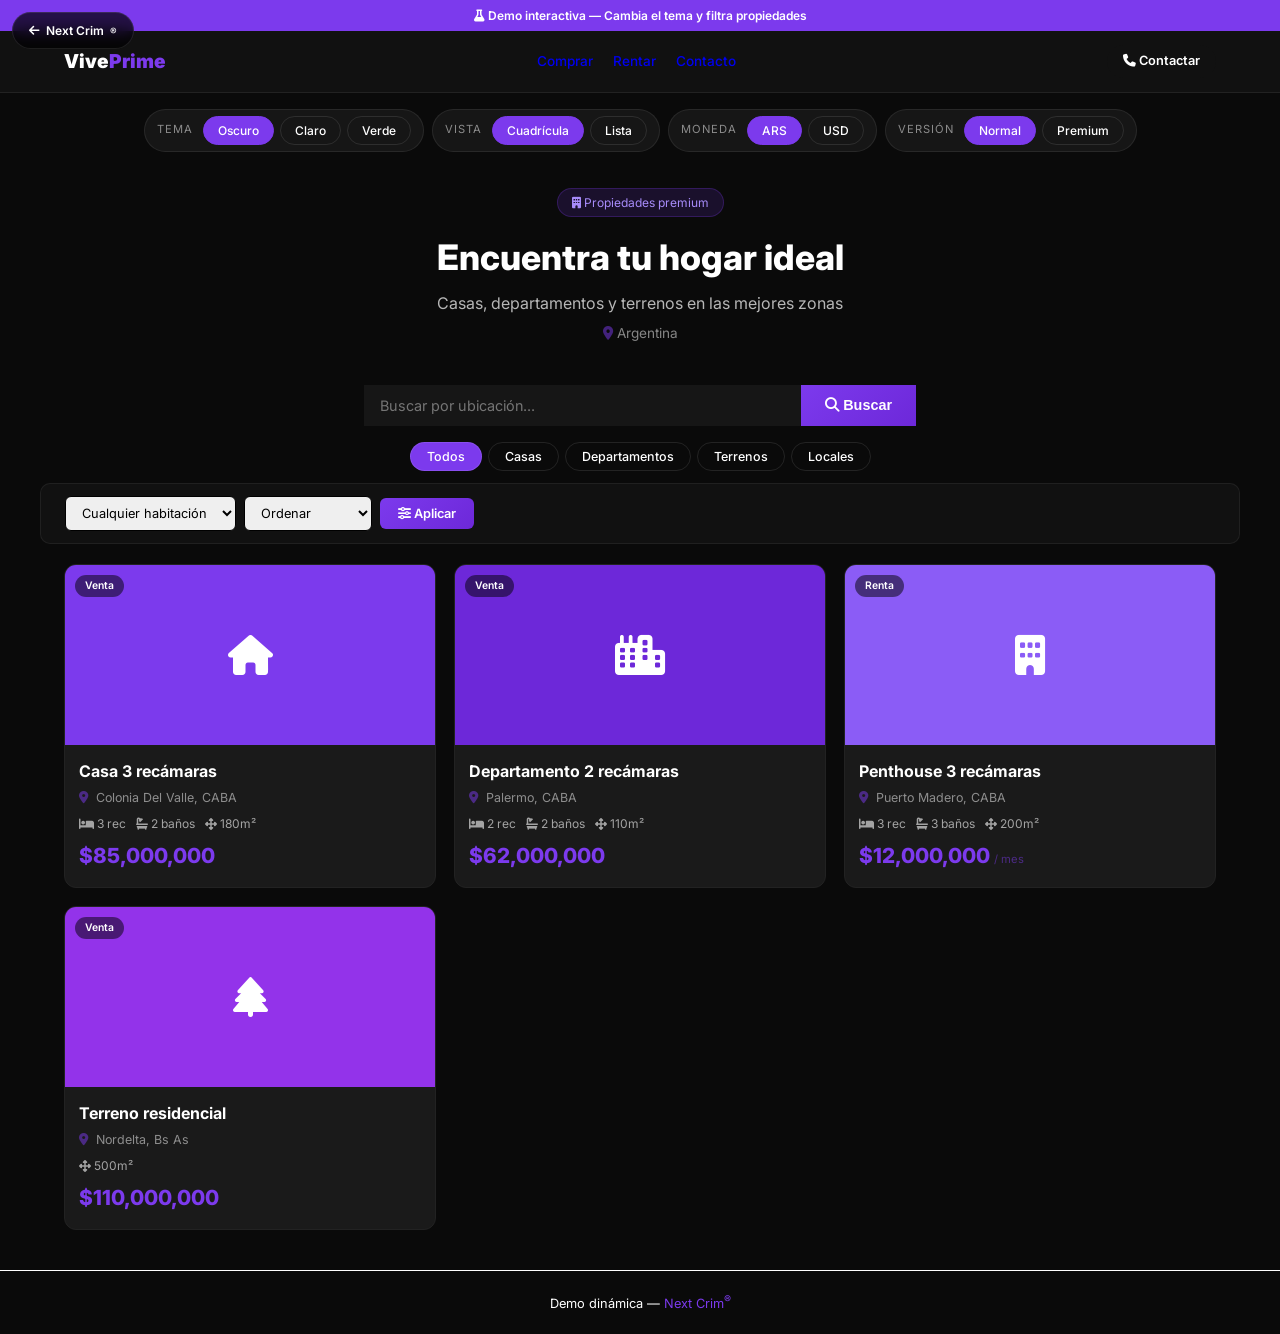
<file: demos/inmobiliaria.html>
<!DOCTYPE html>
<html lang="es">
<head>
  <meta charset="UTF-8" />
  <meta name="viewport" content="width=device-width, initial-scale=1.0" />
  <meta name="robots" content="noindex, nofollow" />
  <title>Demo Dinámica - Inmobiliaria | Next Crim®</title>
  <link rel="preconnect" href="https://fonts.googleapis.com" />
  <link rel="preconnect" href="https://fonts.gstatic.com" crossorigin />
  <link href="https://fonts.googleapis.com/css2?family=Inter:wght@300;400;500;600;700;800;900&display=swap" rel="stylesheet" />
  <link rel="stylesheet" href="https://cdnjs.cloudflare.com/ajax/libs/font-awesome/6.5.0/css/all.min.css" />
  <style>
    * { margin:0; padding:0; box-sizing:border-box; }
    body { font-family:'Inter',sans-serif; line-height:1.6; transition:background .4s, color .4s; }

    body.theme-dark { background:#0a0a0a; color:#fff; }
    body.theme-dark header { background:#111; border-color:#222; }
    body.theme-dark .prop-card { background:#1a1a1a; border-color:#222; }
    body.theme-dark .filter-bar input { background:rgba(255,255,255,.05); border-color:#333; color:#fff; }
    body.theme-dark .filter-bar select { background:rgba(255,255,255,.05); border-color:#333; color:#fff; }
    body.theme-dark .filters-row { background:rgba(255,255,255,.03); border-color:rgba(255,255,255,.06); }
    body.theme-dark .quick-filter { border-color:rgba(255,255,255,.1); }

    body.theme-light { background:#f8f8f8; color:#111; }
    body.theme-light header { background:#fff; border-color:#eee; }
    body.theme-light header nav a { color:#555; }
    body.theme-light .prop-card { background:#fff; border-color:#eee; }
    body.theme-light .filter-bar input { background:#fff; border-color:#ddd; color:#111; }
    body.theme-light .filter-bar select { background:#fff; border-color:#ddd; color:#111; }
    body.theme-light .filters-row { background:#fff; border-color:#eee; }
    body.theme-light .quick-filter { border-color:#ddd; }

    body.theme-green { background:#0a1a0f; color:#fff; }
    body.theme-green header { background:#0f2414; border-color:rgba(34,197,94,.2); }
    body.theme-green header nav a { color:#86c89e; }
    body.theme-green .prop-card { background:#142a1a; border-color:rgba(34,197,94,.15); }
    body.theme-green .prop-card .price { color:#4ade80 !important; }
    body.theme-green .filter-bar input { background:rgba(255,255,255,.05); border-color:rgba(34,197,94,.2); color:#fff; }
    body.theme-green .filter-bar select { background:rgba(255,255,255,.05); border-color:rgba(34,197,94,.2); color:#fff; }
    body.theme-green .filters-row { background:rgba(255,255,255,.03); border-color:rgba(34,197,94,.1); }
    body.theme-green .quick-filter { border-color:rgba(34,197,94,.2); }
    body.theme-green .quick-filter:hover, body.theme-green .quick-filter.active { background:#22c55e; border-color:#22c55e; color:#fff; }
    body.theme-green .btn-primary { background:linear-gradient(135deg,#16a34a,#22c55e) !important; }
    body.theme-green .badge-sale { background:rgba(34,197,94,.15) !important; color:#4ade80 !important; }
    body.theme-green .hero-section .badge { background:rgba(34,197,94,.15); border-color:rgba(34,197,94,.25); color:#4ade80 !important; }
    body.theme-green .accent-color { color:#4ade80 !important; }
    body.theme-green .demo-footer { border-color:rgba(34,197,94,.15); }

    .accent-color { color:#7c3aed; }

    header { position:sticky; top:0; z-index:100; transition:background .4s, border-color .4s; border-bottom:1px solid; }
    header .inner { max-width:1200px; margin:0 auto; padding:14px 24px; display:flex; align-items:center; justify-content:space-between; flex-wrap:wrap; gap:10px; }
    header .logo { font-size:1.2rem; font-weight:900; }
    header .logo .accent { color:#7c3aed; }
    header nav { display:flex; gap:20px; font-size:.85rem; }
    header nav a { text-decoration:none; font-weight:500; transition:color .2s; }
    header nav a:hover { color:#7c3aed; }
    header .btn-sm { padding:6px 16px; background:#111; color:#fff; border-radius:50px; text-decoration:none; font-size:.8rem; font-weight:600; transition:background .2s; }
    header .btn-sm:hover { background:#7c3aed; }

    .demo-bar { text-align:center; padding:6px; font-size:.75rem; font-weight:600; background:#7c3aed; color:#fff; }

    .controls-panel { max-width:1200px; margin:16px auto 0; padding:0 24px; display:flex; gap:8px; flex-wrap:wrap; justify-content:center; }
    .controls-panel .ctrl-group { display:flex; gap:6px; align-items:center; background:rgba(255,255,255,.05); padding:6px 12px; border-radius:50px; border:1px solid rgba(255,255,255,.08); }
    .controls-panel .ctrl-group label { font-size:.7rem; text-transform:uppercase; letter-spacing:1px; opacity:.5; margin-right:4px; }
    .controls-panel button { padding:6px 14px; border-radius:50px; border:1px solid rgba(255,255,255,.1); background:transparent; color:inherit; cursor:pointer; font-size:.75rem; font-weight:500; font-family:'Inter',sans-serif; transition:all .2s; }
    .controls-panel button:hover { border-color:#7c3aed; background:rgba(124,58,237,.1); }
    .controls-panel button.active { background:#7c3aed; border-color:#7c3aed; color:#fff; }

    .hero-section { text-align:center; padding:36px 24px 24px; }
    .hero-section h1 { font-size:clamp(1.5rem,4vw,2.2rem); font-weight:800; margin-bottom:6px; }
    .hero-section p { opacity:.7; }
    .hero-section .badge { display:inline-block; padding:4px 14px; background:rgba(124,58,237,.15); border:1px solid rgba(124,58,237,.25); border-radius:50px; font-size:.75rem; margin-bottom:12px; color:#a78bfa; }

    .filter-bar { max-width:600px; margin:16px auto; padding:0 24px; display:flex; gap:0; border-radius:10px; overflow:hidden; }
    .filter-bar input { flex:1; padding:12px 16px; border:none; font-size:.9rem; font-family:'Inter',sans-serif; outline:none; }
    .filter-bar button { padding:12px 24px; border:none; font-weight:700; cursor:pointer; font-size:.9rem; background:linear-gradient(135deg,#7c3aed,#6d28d9); color:#fff; transition:opacity .2s; }
    .filter-bar button:hover { opacity:.9; }

    .quick-filters { max-width:1200px; margin:8px auto; padding:0 24px; display:flex; gap:6px; flex-wrap:wrap; justify-content:center; }
    .quick-filter { padding:6px 16px; border-radius:50px; border:1px solid; background:transparent; color:inherit; cursor:pointer; font-size:.78rem; font-family:'Inter',sans-serif; transition:all .2s; font-weight:500; }
    .quick-filter:hover { border-color:#7c3aed; }
    .quick-filter.active { background:#7c3aed; border-color:#7c3aed; color:#fff; }

    .filters-row { max-width:1200px; margin:12px auto; padding:12px 24px; border-radius:10px; border:1px solid; display:flex; gap:8px; flex-wrap:wrap; align-items:center; }
    .filters-row select { padding:8px 12px; border-radius:6px; border:1px solid; font-size:.8rem; font-family:'Inter',sans-serif; cursor:pointer; transition:all .4s; }
    .filters-row .btn-apply { padding:8px 18px; border-radius:6px; border:none; font-weight:600; cursor:pointer; font-size:.8rem; font-family:'Inter',sans-serif; background:linear-gradient(135deg,#7c3aed,#6d28d9); color:#fff; transition:transform .2s; }
    .filters-row .btn-apply:hover { transform:translateY(-1px); }

    .properties-grid { max-width:1200px; margin:20px auto 40px; padding:0 24px; display:grid; gap:18px; transition:all .4s; }
    .properties-grid.grid { grid-template-columns:repeat(auto-fill,minmax(280px,1fr)); }
    .properties-grid.list { grid-template-columns:1fr; }
    .properties-grid.list .prop-card { display:flex; gap:16px; }
    .properties-grid.list .prop-card .prop-img { width:200px; height:auto; min-height:140px; flex-shrink:0; }
    .properties-grid.list .prop-card .info { flex:1; }

    .prop-card { border-radius:12px; overflow:hidden; border:1px solid; transition:transform .3s, box-shadow .3s, background .4s, border-color .4s; }
    .prop-card:hover { transform:translateY(-4px); }
    .prop-card .prop-img { height:180px; display:flex; align-items:center; justify-content:center; font-size:2.5rem; color:#fff; position:relative; }
    .prop-card .prop-img .badge-ribbon { position:absolute; top:10px; left:10px; padding:3px 10px; background:rgba(0,0,0,.5); border-radius:50px; font-size:.65rem; font-weight:600; }
    .prop-card .info { padding:14px; }
    .prop-card .info h3 { font-size:1rem; font-weight:700; }
    .prop-card .info .loc { font-size:.78rem; opacity:.5; margin:4px 0; }
    .prop-card .info .loc i { margin-right:4px; }
    .prop-card .info .features { display:flex; gap:10px; font-size:.75rem; opacity:.6; margin:6px 0; }
    .prop-card .info .price { font-size:1.3rem; font-weight:800; color:#7c3aed; }
    .prop-card .info .price small { font-size:.7rem; font-weight:400; opacity:.5; }

    .demo-footer { text-align:center; padding:20px; font-size:.8rem; border-top:1px solid; transition:all .4s; }
    .demo-footer a { color:#7c3aed; text-decoration:none; }

    .back-btn { position:fixed; top:12px; left:12px; z-index:999; padding:8px 16px; background:rgba(0,0,0,.7); backdrop-filter:blur(8px); border:1px solid rgba(255,255,255,.1); border-radius:50px; color:#fff; text-decoration:none; font-size:.75rem; font-weight:600; display:flex; align-items:center; gap:6px; transition:all .2s; }
    .back-btn:hover { background:#7c3aed; transform:translateY(-1px); }
    @media(max-width:640px) { .back-btn { top:auto; bottom:16px; left:50%; transform:translateX(-50%); font-size:.65rem; padding:6px 12px; z-index:10000; white-space:nowrap; } .back-btn:hover { transform:translateX(-50%) translateY(-1px); } .demo-bar { font-size:.65rem; padding:6px 12px; } header .inner { justify-content:center; padding:10px 12px; gap:8px; } header nav { gap:10px; font-size:.72rem; } header .logo { font-size:1rem; } header .btn-sm { padding:5px 12px; font-size:.72rem; } .controls-panel { margin:8px auto; padding:0 12px; } .controls-panel .ctrl-group { padding:4px 8px; gap:3px; } .controls-panel button { padding:4px 10px; font-size:.65rem; } .controls-panel .ctrl-group label { font-size:.55rem; } .hero-section { padding:20px 16px 12px; } .hero-section h1 { font-size:1.3rem; } .filter-bar { margin:10px auto; padding:0 12px; flex-direction:row; } .filter-bar input { padding:10px 12px; font-size:.8rem; } .filter-bar button { padding:10px 14px; font-size:.8rem; } .quick-filters { padding:0 12px; gap:4px; } .quick-filter { padding:4px 10px; font-size:.68rem; } .filters-row { padding:10px 12px; gap:6px; } .filters-row select { padding:6px 10px; font-size:.72rem; } .filters-row .btn-apply { padding:6px 14px; font-size:.75rem; } .properties-grid { padding:0 12px; gap:12px; } .properties-grid.grid { grid-template-columns:1fr; } .properties-grid.list .prop-card { flex-direction:column; } .properties-grid.list .prop-card .prop-img { width:100%; height:150px; } .prop-card .info { padding:12px; } .prop-card .info h3 { font-size:.9rem; } .prop-card .info .price { font-size:1.1rem; } .contact-section { padding:24px 12px; } .contact-section h2 { font-size:1.3rem; } .contact-section form input, .contact-section form textarea { padding:10px 12px; font-size:.82rem; } .demo-footer { font-size:.7rem; padding:12px; } }
  </style>
</head>
<body class="theme-dark">
  <a href="../index.html" class="back-btn"><i class="fas fa-arrow-left"></i> Next Crim<sup>&reg;</sup></a>
  <div class="demo-bar"><i class="fas fa-flask"></i> Demo interactiva &mdash; Cambia el tema y filtra propiedades</div>
  <header>
    <div class="inner">
      <div class="logo">Vive<span class="accent">Prime</span></div>
      <nav><a href="#">Comprar</a><a href="#">Rentar</a><a href="#">Contacto</a></nav>
      <a href="#" class="btn-sm"><i class="fas fa-phone"></i> Contactar</a>
    </div>
  </header>

  <div class="controls-panel" id="controls">
    <div class="ctrl-group">
      <label>Tema</label>
      <button data-theme="dark" class="active">Oscuro</button>
      <button data-theme="light">Claro</button>
      <button data-theme="green">Verde</button>
    </div>
    <div class="ctrl-group">
      <label>Vista</label>
      <button data-layout="grid" class="active">Cuadrícula</button>
      <button data-layout="list">Lista</button>
    </div>
    <div class="ctrl-group">
      <label>Moneda</label>
      <button data-currency="ars" class="active">ARS</button>
      <button data-currency="usd">USD</button>
    </div>
    <div class="ctrl-group">
      <label>Versión</label>
      <button data-version="normal" class="active">Normal</button>
      <button data-version="premium">Premium</button>
    </div>
  </div>

  <div class="hero-section">
    <div class="badge"><i class="fas fa-building"></i> Propiedades premium</div>
    <h1 id="heroTitle">Encuentra tu hogar ideal</h1>
    <p id="heroDesc">Casas, departamentos y terrenos en las mejores zonas</p>
    <div style="font-size:.85rem;opacity:.5;margin-top:6px"><i class="fas fa-map-marker-alt" style="color:#7c3aed"></i> Argentina</div>
  </div>

  <div class="filter-bar">
    <input type="text" placeholder="Buscar por ubicación..." id="searchInput">
    <button id="searchBtn"><i class="fas fa-search"></i> Buscar</button>
  </div>

  <div class="quick-filters" id="quickFilters">
    <button class="quick-filter active" data-type="all">Todos</button>
    <button class="quick-filter" data-type="casa">Casas</button>
    <button class="quick-filter" data-type="departamento">Departamentos</button>
    <button class="quick-filter" data-type="terreno">Terrenos</button>
    <button class="quick-filter" data-type="local">Locales</button>
  </div>

  <div class="filters-row">
    <select id="bedrooms"><option value="0">Cualquier habitación</option><option value="1">1</option><option value="2">2</option><option value="3">3</option><option value="4">4+</option></select>
    <select id="sort"><option value="default">Ordenar</option><option value="price-asc">Menor precio</option><option value="price-desc">Mayor precio</option></select>
    <button class="btn-apply" id="applyFilters"><i class="fas fa-sliders-h"></i> Aplicar</button>
  </div>

  <div class="properties-grid grid" id="properties"></div>

  <div class="demo-footer">Demo dinámica &mdash; <a href="../index.html">Next Crim<sup>&reg;</sup></a></div>

  <script>
    const properties = [
      { id:1, type:'casa', name:'Casa 3 recámaras', loc:'Colonia Del Valle, CABA', beds:3, baths:2, sqm:180, priceArs:85000000, priceUsd:12500, icon:'fa-home', color:'#7c3aed', tag:'Venta' },
      { id:2, type:'departamento', name:'Departamento 2 recámaras', loc:'Palermo, CABA', beds:2, baths:2, sqm:110, priceArs:62000000, priceUsd:9000, icon:'fa-city', color:'#6d28d9', tag:'Venta' },
      { id:3, type:'departamento', name:'Penthouse 3 recámaras', loc:'Puerto Madero, CABA', beds:3, baths:3, sqm:200, priceArs:12000000, priceUsd:1750, icon:'fa-building', color:'#8b5cf6', tag:'Renta' },
      { id:4, type:'terreno', name:'Terreno residencial', loc:'Nordelta, Bs As', beds:0, baths:0, sqm:500, priceArs:110000000, priceUsd:16000, icon:'fa-tree', color:'#9333ea', tag:'Venta' },
      { id:5, type:'local', name:'Local comercial', loc:'Microcentro, CABA', beds:0, baths:1, sqm:80, priceArs:52000000, priceUsd:7500, icon:'fa-store', color:'#a855f7', tag:'Venta' },
      { id:6, type:'casa', name:'Casa con jardín', loc:'Belgrano, CABA', beds:4, baths:3, sqm:250, priceArs:9600000, priceUsd:1400, icon:'fa-home', color:'#c084fc', tag:'Renta' },
      { id:7, type:'casa', name:'Casa campestre', loc:'San Isidro, Bs As', beds:3, baths:2, sqm:350, priceArs:155000000, priceUsd:22500, icon:'fa-tree', color:'#7c3aed', tag:'Venta' },
      { id:8, type:'departamento', name:'Departamento estudio', loc:'Recoleta, CABA', beds:1, baths:1, sqm:55, priceArs:2900000, priceUsd:425, icon:'fa-city', color:'#6d28d9', tag:'Renta' },
    ];

    const heroData = {
      dark:{ title:'Encuentra tu hogar ideal', desc:'Casas, departamentos y terrenos en las mejores zonas' },
      light:{ title:'La propiedad perfecta te espera', desc:'Explora nuestro catálogo con filtros inteligentes' },
      green:{ title:'Tu próximo hogar', desc:'Propiedades seleccionadas con los mejores estándares' },
    };

    let theme = 'dark', layout = 'grid', currency = 'ars', type = 'all', search = '', bedrooms = 0, sort = 'default', version = 'normal';

    function renderProperties() {
      const container = document.getElementById('properties');
      let filtered = [...properties];
      if (version === 'normal') filtered = filtered.slice(0, 4);
      if (type !== 'all') filtered = filtered.filter(p => p.type === type);
      if (search) filtered = filtered.filter(p => p.loc.toLowerCase().includes(search.toLowerCase()) || p.name.toLowerCase().includes(search.toLowerCase()));
      if (bedrooms > 0) filtered = filtered.filter(p => p.beds >= bedrooms || (bedrooms === 4 && p.beds >= 4));
      if (sort === 'price-asc') filtered.sort((a,b) => a.priceArs - b.priceArs);
      if (sort === 'price-desc') filtered.sort((a,b) => b.priceArs - a.priceArs);

      const symbol = currency === 'ars' ? '$' : 'USD $';
      const rate = currency === 'ars' ? 1 : 1/6900;

      container.innerHTML = filtered.map(p => `
        <div class="prop-card">
          <div class="prop-img" style="background:${p.color}">
            <span class="badge-ribbon">${p.tag}</span>
            <i class="fas ${p.icon}"></i>
          </div>
          <div class="info">
            <h3>${p.name}</h3>
            <div class="loc"><i class="fas fa-map-marker-alt accent-color"></i> ${p.loc}</div>
            <div class="features">
              ${p.beds ? `<span><i class="fas fa-bed"></i> ${p.beds} rec</span>` : ''}
              ${p.baths ? `<span><i class="fas fa-bath"></i> ${p.baths} baños</span>` : ''}
              <span><i class="fas fa-arrows-alt"></i> ${p.sqm}m²</span>
            </div>
            <div class="price">${symbol}${Math.round(p.priceArs * rate).toLocaleString()} <small>${p.tag === 'Renta' ? '/ mes' : ''}</small></div>
          </div>
        </div>
      `).join('');
    }

    function setTheme(t) {
      theme = t;
      document.body.className = `theme-${t}`;
      document.querySelectorAll('[data-theme]').forEach(b => b.classList.toggle('active', b.dataset.theme === t));
      const h = heroData[t];
      document.getElementById('heroTitle').textContent = h.title;
      document.getElementById('heroDesc').textContent = h.desc;
      if (t === 'green') {
        document.querySelectorAll('.accent-color').forEach(el => el.style.color = '#4ade80');
      } else {
        document.querySelectorAll('.accent-color').forEach(el => el.style.color = '');
      }
    }

    function setLayout(l) {
      layout = l;
      document.getElementById('properties').className = `properties-grid ${l}`;
      document.querySelectorAll('[data-layout]').forEach(b => b.classList.toggle('active', b.dataset.layout === l));
    }

    document.getElementById('controls').addEventListener('click', e => {
      const btn = e.target.closest('button');
      if (!btn) return;
      if (btn.dataset.theme) setTheme(btn.dataset.theme);
      if (btn.dataset.layout) setLayout(btn.dataset.layout);
      if (btn.dataset.currency) {
        currency = btn.dataset.currency;
        document.querySelectorAll('[data-currency]').forEach(b => b.classList.toggle('active', b.dataset.currency === currency));
        renderProperties();
      }
      if (btn.dataset.version) {
        version = btn.dataset.version;
        document.querySelectorAll('[data-version]').forEach(b => b.classList.toggle('active', b.dataset.version === version));
        document.querySelector('.demo-bar').innerHTML = `<i class="fas fa-flask"></i> Demo interactiva — Versión <strong>${version==='normal'?'Normal':'Premium'}</strong> &mdash; Cambia el tema y filtrá propiedades`;
        renderProperties();
      }
    });

    document.getElementById('quickFilters').addEventListener('click', e => {
      const btn = e.target.closest('.quick-filter');
      if (!btn) return;
      type = btn.dataset.type;
      document.querySelectorAll('.quick-filter').forEach(b => b.classList.toggle('active', b.dataset.type === type));
      renderProperties();
    });

    document.getElementById('searchBtn').addEventListener('click', () => {
      search = document.getElementById('searchInput').value;
      renderProperties();
    });
    document.getElementById('searchInput').addEventListener('keyup', e => { if (e.key === 'Enter') { search = e.target.value; renderProperties(); } });

    document.getElementById('applyFilters').addEventListener('click', () => {
      bedrooms = parseInt(document.getElementById('bedrooms').value);
      sort = document.getElementById('sort').value;
      renderProperties();
    });

    renderProperties();
  </script>
</body>
</html>
</file>
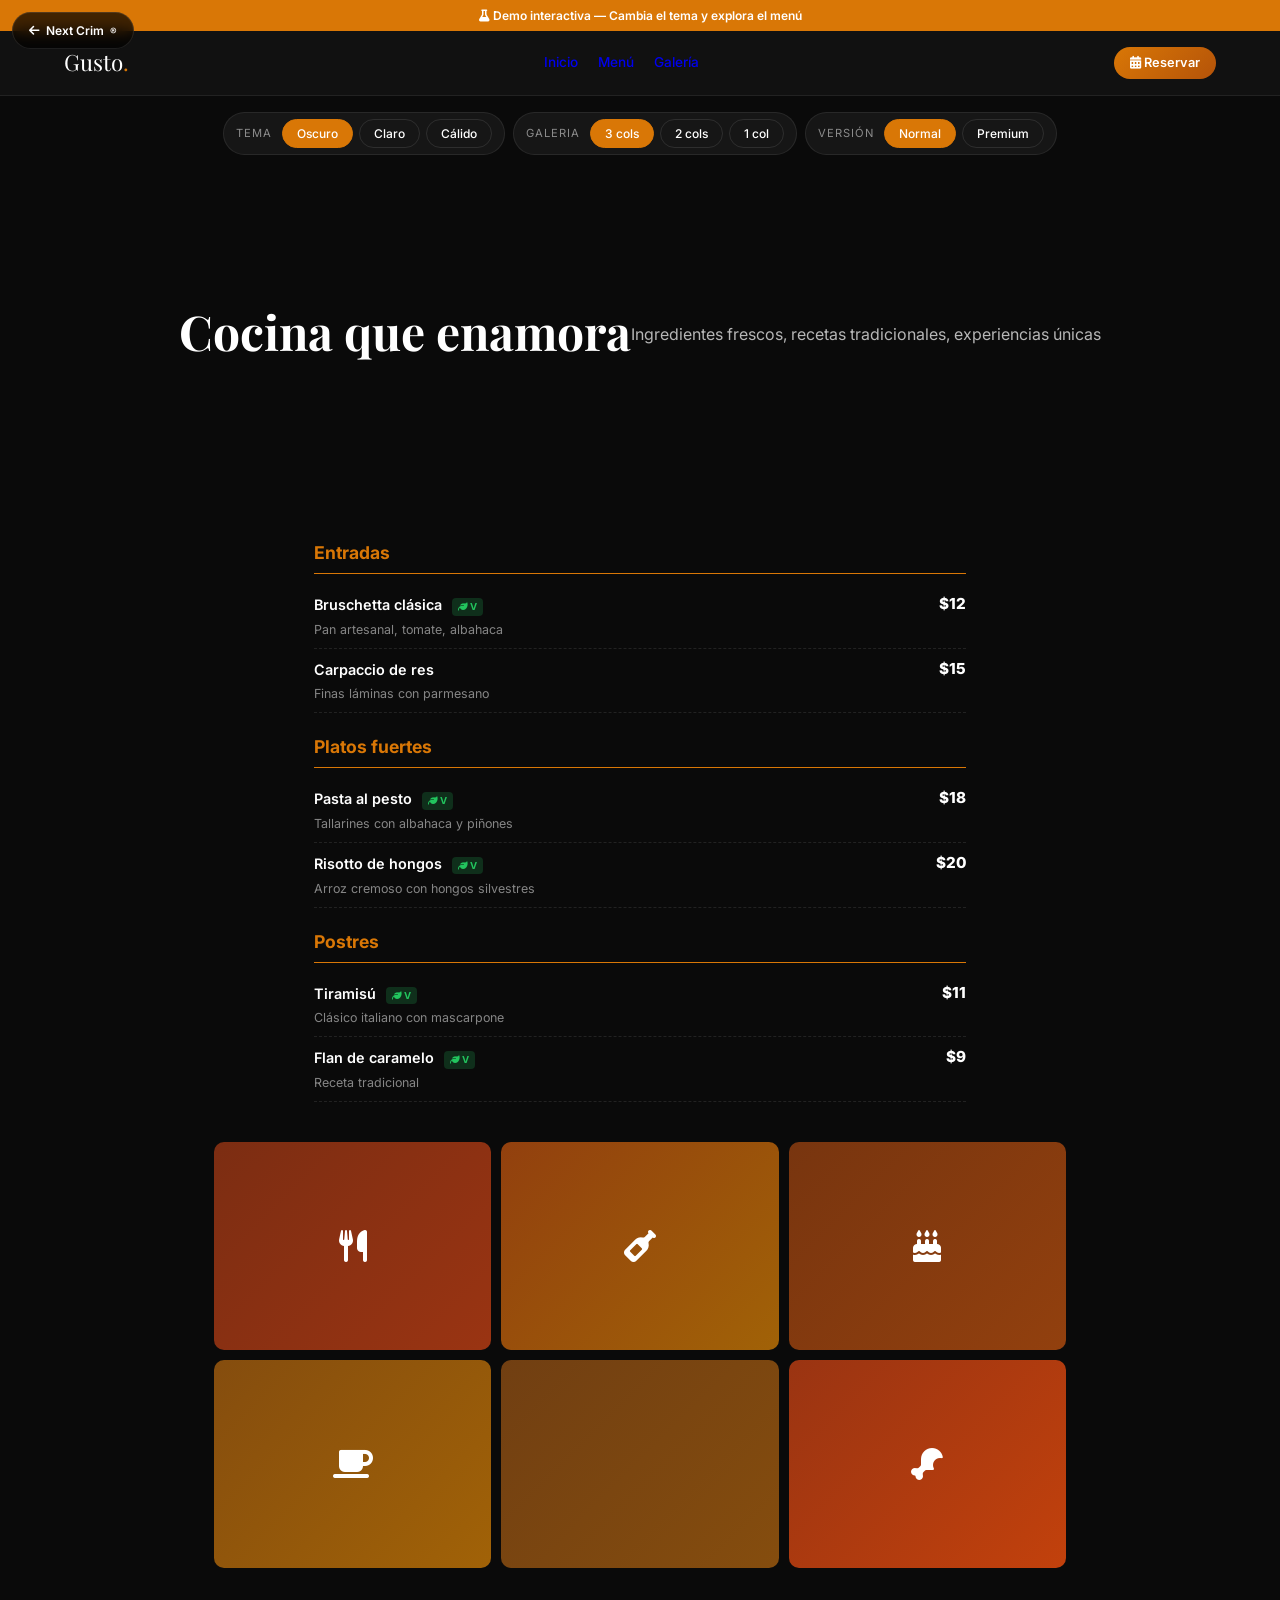
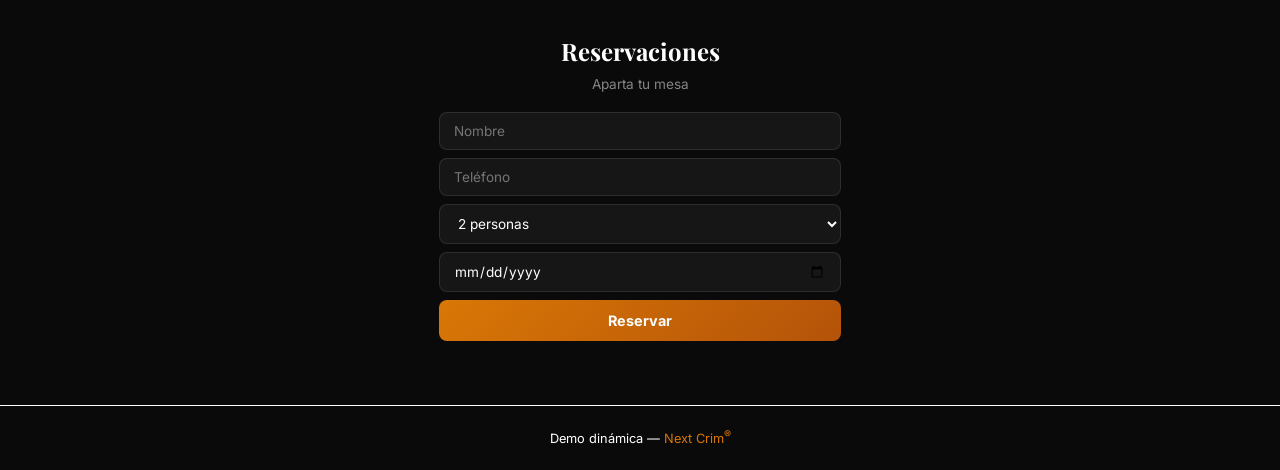
<file: demos/restaurante.html>
<!DOCTYPE html>
<html lang="es">
<head>
  <meta charset="UTF-8" />
  <meta name="viewport" content="width=device-width, initial-scale=1.0" />
  <meta name="robots" content="noindex, nofollow" />
  <title>Demo Dinámica - Restaurante | Next Crim®</title>
  <link rel="preconnect" href="https://fonts.googleapis.com" />
  <link rel="preconnect" href="https://fonts.gstatic.com" crossorigin />
  <link href="https://fonts.googleapis.com/css2?family=Inter:wght@300;400;500;600;700;800;900&family=Playfair+Display:wght@600;700;800&display=swap" rel="stylesheet" />
  <link rel="stylesheet" href="https://cdnjs.cloudflare.com/ajax/libs/font-awesome/6.5.0/css/all.min.css" />
  <style>
    * { margin:0; padding:0; box-sizing:border-box; }
    body { font-family:'Inter',sans-serif; line-height:1.6; transition:background .4s, color .4s; }

    body.theme-dark { background:#0a0a0a; color:#fff; }
    body.theme-dark header { background:#111; border-color:#222; }
    body.theme-dark .card { background:#1a1a1a; border-color:#222; }
    body.theme-dark .menu-item { border-color:#222; }

    body.theme-light { background:#faf8f5; color:#1a1a1a; }
    body.theme-light header { background:#fff; border-color:#eee; }
    body.theme-light header nav a { color:#555; }
    body.theme-light .card { background:#fff; border-color:#eee; }
    body.theme-light .menu-item { border-color:#e5e0d5; }

    body.theme-warm { background:#1a0f0a; color:#fff; }
    body.theme-warm header { background:#24140b; border-color:rgba(217,119,6,.2); }
    body.theme-warm header nav a { color:#d4a574; }
    body.theme-warm .card { background:#2a1a0e; border-color:rgba(217,119,6,.15); }
    body.theme-warm .menu-item { border-color:rgba(217,119,6,.1); }
    body.theme-warm .accent-main { color:#f59e0b !important; }
    body.theme-warm .btn-primary { background:linear-gradient(135deg,#d97706,#f59e0b) !important; }
    body.theme-warm .badge { background:rgba(217,119,6,.15); border-color:rgba(217,119,6,.25); color:#f59e0b !important; }
    body.theme-warm .demo-footer { border-color:rgba(217,119,6,.15); }
    body.theme-warm .menu-cat { color:#f59e0b !important; border-color:rgba(217,119,6,.2) !important; }

    .accent-main { color:#d97706; }

    header { position:sticky; top:0; z-index:100; transition:background .4s, border-color .4s; border-bottom:1px solid; }
    header .inner { max-width:1200px; margin:0 auto; padding:14px 24px; display:flex; align-items:center; justify-content:space-between; flex-wrap:wrap; gap:10px; }
    header .logo { font-family:'Playfair Display',serif; font-size:1.4rem; }
    header .logo .accent { color:#d97706; }
    header nav { display:flex; gap:20px; font-size:.85rem; }
    header nav a { text-decoration:none; font-weight:500; transition:color .2s; }
    header nav a:hover { color:#d97706; }
    header .btn-sm { padding:6px 16px; background:linear-gradient(135deg,#d97706,#b45309); color:#fff; border-radius:50px; text-decoration:none; font-size:.8rem; font-weight:600; }

    .demo-bar { text-align:center; padding:6px; font-size:.75rem; font-weight:600; background:#d97706; color:#fff; }

    .hero-section { min-height:40vh; display:flex; align-items:center; justify-content:center; text-align:center; padding:48px 24px; transition:background .4s; }
    .hero-section h1 { font-family:'Playfair Display',serif; font-size:clamp(1.8rem,5vw,3rem); margin-bottom:8px; }
    .hero-section p { opacity:.7; font-size:1rem; }

    .controls-panel { max-width:1200px; margin:16px auto 0; padding:0 24px; display:flex; gap:8px; flex-wrap:wrap; justify-content:center; }
    .controls-panel .ctrl-group { display:flex; gap:6px; align-items:center; background:rgba(255,255,255,.05); padding:6px 12px; border-radius:50px; border:1px solid rgba(255,255,255,.08); }
    .controls-panel .ctrl-group label { font-size:.7rem; text-transform:uppercase; letter-spacing:1px; opacity:.5; margin-right:4px; }
    .controls-panel button { padding:6px 14px; border-radius:50px; border:1px solid rgba(255,255,255,.1); background:transparent; color:inherit; cursor:pointer; font-size:.75rem; font-weight:500; font-family:'Inter',sans-serif; transition:all .2s; }
    .controls-panel button:hover { border-color:#d97706; background:rgba(217,119,6,.1); }
    .controls-panel button.active { background:#d97706; border-color:#d97706; color:#fff; }

    .menu-section { max-width:700px; margin:24px auto 40px; padding:0 24px; }
    .menu-cat { font-size:1.1rem; font-weight:700; color:#d97706; margin:20px 0 10px; padding-bottom:6px; border-bottom:1px solid; }
    .menu-item { display:flex; justify-content:space-between; padding:8px 0; border-bottom:1px dashed; }
    .menu-item .name { font-weight:600; font-size:.9rem; }
    .menu-item .desc { font-size:.78rem; opacity:.5; margin-top:2px; }
    .menu-item .price { font-weight:800; font-size:.95rem; white-space:nowrap; }
    .menu-item .badge-diet { display:inline-block; padding:1px 6px; font-size:.6rem; font-weight:700; border-radius:4px; margin-left:6px; background:rgba(34,197,94,.2); color:#22c55e; }

    .gallery { max-width:900px; margin:0 auto 40px; padding:0 24px; display:grid; gap:10px; }
    .gallery.grid-3 { grid-template-columns:repeat(3,1fr); }
    .gallery.grid-2 { grid-template-columns:repeat(2,1fr); }
    .gallery.grid-1 { grid-template-columns:1fr; }
    .gallery-item { aspect-ratio:4/3; border-radius:10px; display:flex; align-items:center; justify-content:center; font-size:2rem; color:#fff; }

    .reservation { max-width:450px; margin:0 auto 40px; padding:24px; text-align:center; }
    .reservation h2 { font-family:'Playfair Display',serif; font-size:1.5rem; margin-bottom:4px; }
    .reservation p { font-size:.85rem; opacity:.5; margin-bottom:16px; }
    .reservation form { display:flex; flex-direction:column; gap:8px; }
    .reservation form input, .reservation form select { padding:10px 14px; border-radius:8px; border:1px solid rgba(255,255,255,.1); background:rgba(255,255,255,.05); color:inherit; font-family:'Inter',sans-serif; font-size:.85rem; }
    .reservation form button { padding:12px; border:none; border-radius:8px; font-weight:700; cursor:pointer; font-family:'Inter',sans-serif; font-size:.9rem; background:linear-gradient(135deg,#d97706,#b45309); color:#fff; transition:transform .2s; }
    .reservation form button:hover { transform:translateY(-2px); }

    .demo-footer { text-align:center; padding:20px; font-size:.8rem; border-top:1px solid; transition:all .4s; }
    .demo-footer a { color:#d97706; text-decoration:none; }

    .back-btn { position:fixed; top:12px; left:12px; z-index:999; padding:8px 16px; background:rgba(0,0,0,.7); backdrop-filter:blur(8px); border:1px solid rgba(255,255,255,.1); border-radius:50px; color:#fff; text-decoration:none; font-size:.75rem; font-weight:600; display:flex; align-items:center; gap:6px; transition:all .2s; }
    .back-btn:hover { background:#d97706; transform:translateY(-1px); }
    @media(max-width:640px) { .back-btn { top:auto; bottom:16px; left:50%; transform:translateX(-50%); font-size:.65rem; padding:6px 12px; z-index:10000; white-space:nowrap; } .back-btn:hover { transform:translateX(-50%) translateY(-1px); } .demo-bar { font-size:.65rem; padding:6px 12px; line-height:1.3; } header .inner { justify-content:center; padding:10px 12px; gap:8px; } header nav { gap:10px; font-size:.72rem; } header .logo { font-size:1rem; } header .btn-sm { padding:5px 12px; font-size:.72rem; } .controls-panel { margin:8px auto; padding:0 12px; } .controls-panel .ctrl-group { padding:4px 8px; gap:3px; } .controls-panel button { padding:4px 10px; font-size:.65rem; } .controls-panel .ctrl-group label { font-size:.55rem; } .hero-section { padding:28px 16px 20px; min-height:auto; } .hero-section h1 { font-size:1.5rem; } .section-title { margin:32px 0 20px; } .section-title h2 { font-size:1.3rem; } .menu-section { padding:0 12px; } .menu-cat { font-size:.95rem; margin:14px 0 6px; } .menu-item { padding:6px 0; } .menu-item .name { font-size:.8rem; } .menu-item .desc { font-size:.7rem; } .menu-item .price { font-size:.85rem; } .gallery { padding:0 12px; gap:6px; } .gallery.grid-3, .gallery.grid-2 { grid-template-columns:1fr; } .gallery-item { font-size:1.5rem; } .reservation { padding:16px; } .reservation h2 { font-size:1.2rem; } .reservation form input, .reservation form select { padding:8px 12px; font-size:.8rem; } .demo-footer { font-size:.7rem; padding:12px; } }
  </style>
</head>
<body class="theme-dark">
  <a href="../index.html" class="back-btn"><i class="fas fa-arrow-left"></i> Next Crim<sup>&reg;</sup></a>
  <div class="demo-bar"><i class="fas fa-flask"></i> Demo interactiva &mdash; Cambia el tema y explora el menú</div>
  <header>
    <div class="inner">
      <div class="logo">Gusto<span class="accent">.</span></div>
      <nav><a href="#">Inicio</a><a href="#">Menú</a><a href="#">Galería</a></nav>
      <a href="#" class="btn-sm"><i class="fas fa-calendar-alt"></i> Reservar</a>
    </div>
  </header>

  <div class="controls-panel" id="controls">
    <div class="ctrl-group">
      <label>Tema</label>
      <button data-theme="dark" class="active">Oscuro</button>
      <button data-theme="light">Claro</button>
      <button data-theme="warm">Cálido</button>
    </div>
    <div class="ctrl-group">
      <label>Galeria</label>
      <button data-gallery="3" class="active">3 cols</button>
      <button data-gallery="2">2 cols</button>
      <button data-gallery="1">1 col</button>
    </div>
    <div class="ctrl-group">
      <label>Versión</label>
      <button data-version="normal" class="active">Normal</button>
      <button data-version="premium">Premium</button>
    </div>
  </div>

  <div class="hero-section">
    <h1 id="heroTitle">Cocina que enamora</h1>
    <p id="heroDesc">Ingredientes frescos, recetas tradicionales, experiencias únicas</p>
  </div>

  <div class="menu-section" id="menu"></div>

  <div class="gallery grid-3" id="gallery"></div>

  <div class="reservation">
    <h2>Reservaciones</h2>
    <p>Aparta tu mesa</p>
    <form><input type="text" placeholder="Nombre"><input type="tel" placeholder="Teléfono"><select><option>2 personas</option><option>4 personas</option><option>6+ personas</option></select><input type="date"><button type="submit">Reservar</button></form>
  </div>

  <div class="demo-footer">Demo dinámica &mdash; <a href="../index.html">Next Crim<sup>&reg;</sup></a></div>

  <script>
    const menuData = [
      { cat:'Entradas', items:[
        { name:'Bruschetta clásica', desc:'Pan artesanal, tomate, albahaca', price:12, diet:'v' },
        { name:'Carpaccio de res', desc:'Finas láminas con parmesano', price:15 },
        { name:'Crema de calabaza', desc:'Con jengibre y crutones', price:10, diet:'v' },
      ]},
      { cat:'Platos fuertes', items:[
        { name:'Pasta al pesto', desc:'Tallarines con albahaca y piñones', price:18, diet:'v' },
        { name:'Risotto de hongos', desc:'Arroz cremoso con hongos silvestres', price:20, diet:'v' },
        { name:'Salmón glaseado', desc:'Con miel de maple y vegetales', price:24 },
      ]},
      { cat:'Postres', items:[
        { name:'Tiramisú', desc:'Clásico italiano con mascarpone', price:11, diet:'v' },
        { name:'Flan de caramelo', desc:'Receta tradicional', price:9, diet:'v' },
        { name:'Cheesecake', desc:'New York con frutos rojos', price:10 },
      ]},
    ];

    const galleryIcons = ['fa-utensils','fa-wine-bottle','fa-birthday-cake','fa-coffee','fa-salad','fa-drumstick-bite'];

    const heroData = {
      dark: { title:'Cocina que enamora', desc:'Ingredientes frescos, recetas tradicionales, experiencias únicas' },
      light: { title:'Sabores auténticos', desc:'Tradición y creatividad en cada plato' },
      warm: { title:'Fuego & Sazón', desc:'Cocina de autor con los mejores ingredientes' },
    };

    let theme = 'dark', galleryCols = 3, version = 'normal';

    function renderMenu() {
      const container = document.getElementById('menu');
      const data = version === 'normal' ? menuData.map(cat => ({ ...cat, items: cat.items.slice(0,2) })) : menuData;
      container.innerHTML = data.map(cat => `
        <div class="menu-cat">${cat.cat}</div>
        ${cat.items.map(item => `
          <div class="menu-item">
            <div>
              <span class="name">${item.name}</span>
              ${item.diet === 'v' ? '<span class="badge-diet"><i class="fas fa-leaf"></i> V</span>' : ''}
              <div class="desc">${item.desc}</div>
            </div>
            <span class="price">$${item.price}</span>
          </div>
        `).join('')}
      `).join('');
    }

    function renderGallery() {
      const container = document.getElementById('gallery');
      const colors = ['linear-gradient(135deg,#7c2d12,#9a3412)','linear-gradient(135deg,#92400e,#a16207)','linear-gradient(135deg,#78350f,#92400e)','linear-gradient(135deg,#854d0e,#a16207)','linear-gradient(135deg,#713f12,#854d0e)','linear-gradient(135deg,#9a3412,#c2410c)'];
      container.innerHTML = galleryIcons.map((icon,i) =>
        `<div class="gallery-item" style="background:${colors[i%colors.length]}"><i class="fas ${icon}"></i></div>`
      ).join('');
    }

    function setTheme(t) {
      theme = t;
      document.body.className = `theme-${t}`;
      document.querySelectorAll('[data-theme]').forEach(b => b.classList.toggle('active', b.dataset.theme === t));
      const h = heroData[t];
      document.getElementById('heroTitle').textContent = h.title;
      document.getElementById('heroDesc').textContent = h.desc;
    }

    function setGallery(cols) {
      galleryCols = cols;
      document.getElementById('gallery').className = `gallery grid-${cols}`;
      document.querySelectorAll('[data-gallery]').forEach(b => b.classList.toggle('active', b.dataset.gallery == cols));
    }

    document.getElementById('controls').addEventListener('click', e => {
      const btn = e.target.closest('button');
      if (!btn) return;
      if (btn.dataset.theme) setTheme(btn.dataset.theme);
      if (btn.dataset.gallery) setGallery(parseInt(btn.dataset.gallery));
      if (btn.dataset.version) {
        version = btn.dataset.version;
        document.querySelectorAll('[data-version]').forEach(b => b.classList.toggle('active', b.dataset.version === version));
        document.querySelector('.demo-bar').innerHTML = `<i class="fas fa-flask"></i> Demo interactiva — Versión <strong>${version==='normal'?'Normal':'Premium'}</strong> &mdash; Cambia el tema y explorá el menú`;
        renderMenu();
        renderGallery();
      }
    });

    renderMenu();
    renderGallery();
  </script>
</body>
</html>
</file>
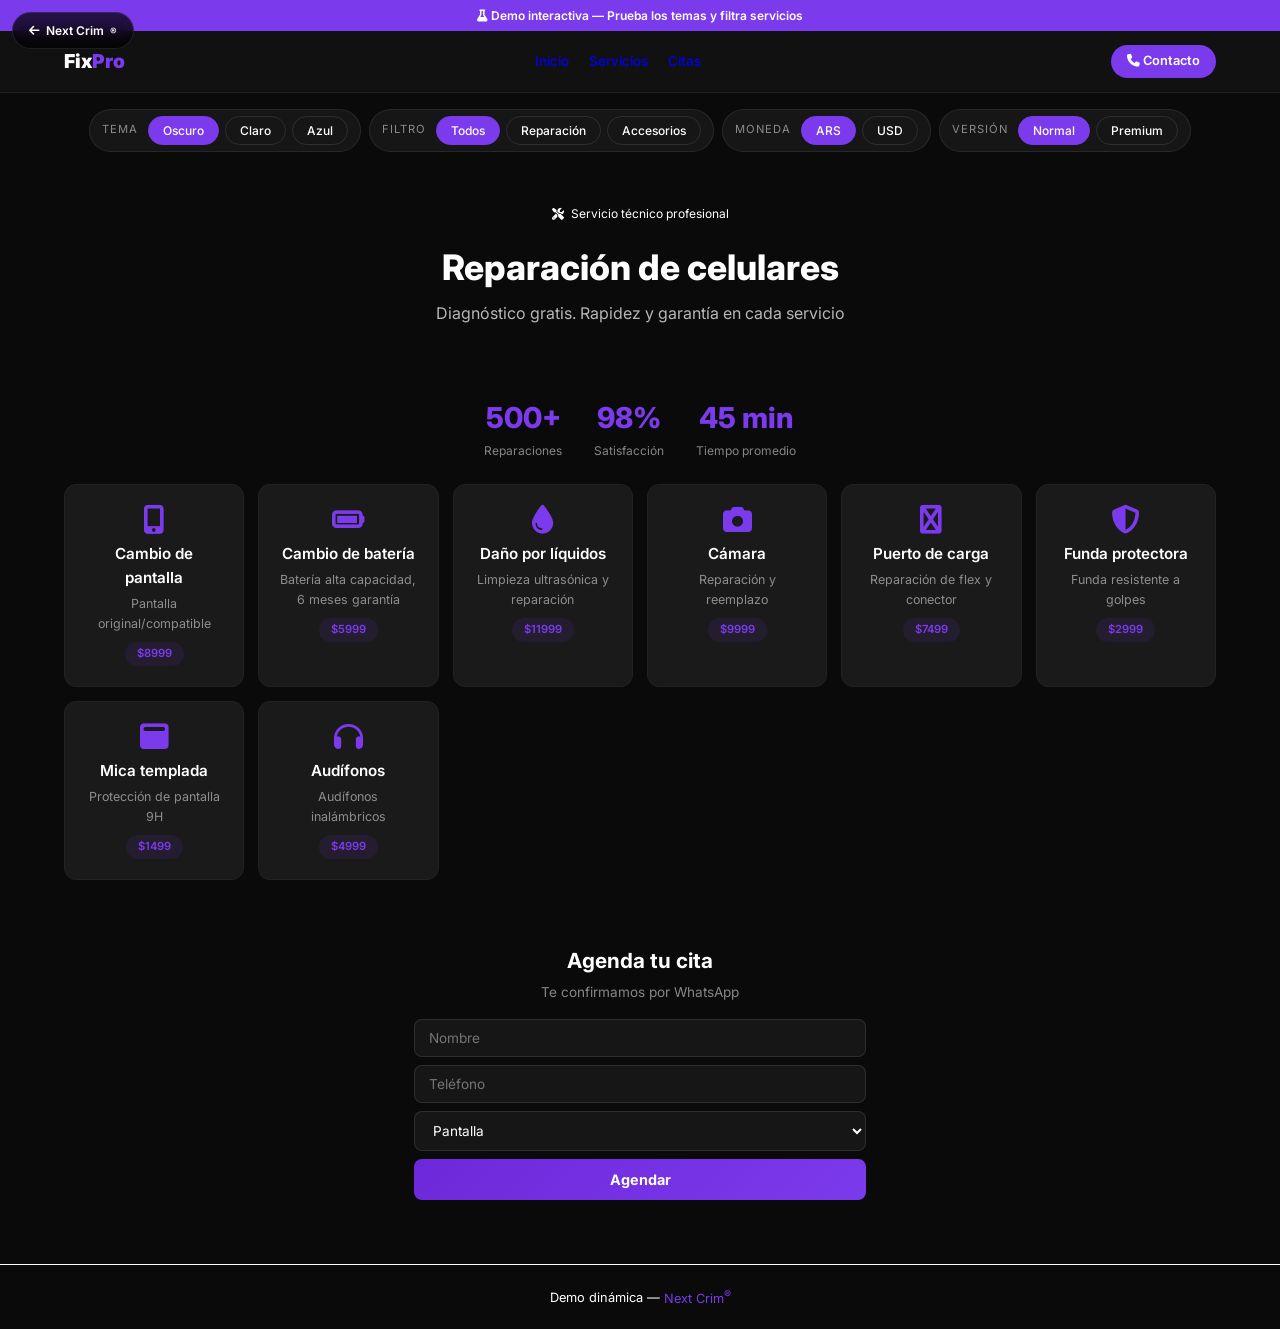
<file: demos/servicio-tecnico.html>
<!DOCTYPE html>
<html lang="es">
<head>
  <meta charset="UTF-8" />
  <meta name="viewport" content="width=device-width, initial-scale=1.0" />
  <meta name="robots" content="noindex, nofollow" />
  <title>Demo Dinámica - Servicio Técnico | Next Crim®</title>
  <link rel="preconnect" href="https://fonts.googleapis.com" />
  <link rel="preconnect" href="https://fonts.gstatic.com" crossorigin />
  <link href="https://fonts.googleapis.com/css2?family=Inter:wght@300;400;500;600;700;800;900&display=swap" rel="stylesheet" />
  <link rel="stylesheet" href="https://cdnjs.cloudflare.com/ajax/libs/font-awesome/6.5.0/css/all.min.css" />
  <style>
    * { margin:0; padding:0; box-sizing:border-box; }
    body { font-family:'Inter',sans-serif; line-height:1.6; transition:background .4s, color .4s; }

    body.theme-dark { background:#0a0a0a; color:#fff; }
    body.theme-dark header { background:#111; border-color:#222; }
    body.theme-dark .card { background:#1a1a1a; border-color:#222; }

    body.theme-light { background:#f8f8f8; color:#111; }
    body.theme-light header { background:#fff; border-color:#eee; }
    body.theme-light header nav a { color:#555; }
    body.theme-light .card { background:#fff; border-color:#eee; }

    body.theme-blue { background:#0a1628; color:#fff; }
    body.theme-blue header { background:#0f1f3d; border-color:rgba(59,130,246,.2); }
    body.theme-blue header nav a { color:#93b4e8; }
    body.theme-blue .card { background:#142a4a; border-color:rgba(59,130,246,.15); }
    body.theme-blue .card .price-tag { background:rgba(59,130,246,.15); color:#60a5fa; }
    body.theme-blue .accent-color { color:#60a5fa; }
    body.theme-blue .btn-primary { background:linear-gradient(135deg,#2563eb,#3b82f6); }
    body.theme-blue .hero-section .badge { background:rgba(59,130,246,.15); border-color:rgba(59,130,246,.25); color:#60a5fa; }
    body.theme-blue .hero-section { background:linear-gradient(135deg,#0a1628,#0f1f3d); }
    body.theme-blue .demo-footer { border-color:rgba(59,130,246,.15); }

    .accent-color { color:#7c3aed; }

    header { position:sticky; top:0; z-index:100; transition:background .4s, border-color .4s; border-bottom:1px solid; }
    header .inner { max-width:1200px; margin:0 auto; padding:14px 24px; display:flex; align-items:center; justify-content:space-between; flex-wrap:wrap; gap:10px; }
    header .logo { font-size:1.2rem; font-weight:900; }
    header .logo .accent { color:#7c3aed; }
    header nav { display:flex; gap:20px; font-size:.85rem; }
    header nav a { text-decoration:none; font-weight:500; transition:color .2s; }
    header nav a:hover { color:#7c3aed; }
    header .btn-sm { padding:6px 16px; background:#7c3aed; color:#fff; border-radius:50px; text-decoration:none; font-size:.8rem; font-weight:600; }

    .demo-bar { text-align:center; padding:6px; font-size:.75rem; font-weight:600; background:#7c3aed; color:#fff; }

    .hero-section { padding:48px 24px; text-align:center; transition:background .4s; }
    .hero-section h1 { font-size:clamp(1.5rem,4vw,2.2rem); font-weight:800; margin-bottom:6px; }
    .hero-section p { opacity:.7; }
    .hero-section .badge { display:inline-block; padding:4px 14px; border-radius:50px; font-size:.75rem; margin-bottom:12px; }
    .hero-section .badge i { margin-right:4px; }

    .controls-panel { max-width:1200px; margin:16px auto 0; padding:0 24px; display:flex; gap:8px; flex-wrap:wrap; justify-content:center; }
    .controls-panel .ctrl-group { display:flex; gap:6px; align-items:center; background:rgba(255,255,255,.05); padding:6px 12px; border-radius:50px; border:1px solid rgba(255,255,255,.08); }
    .controls-panel .ctrl-group label { font-size:.7rem; text-transform:uppercase; letter-spacing:1px; opacity:.5; margin-right:4px; }
    .controls-panel button { padding:6px 14px; border-radius:50px; border:1px solid rgba(255,255,255,.1); background:transparent; color:inherit; cursor:pointer; font-size:.75rem; font-weight:500; font-family:'Inter',sans-serif; transition:all .2s; }
    .controls-panel button:hover { border-color:#7c3aed; background:rgba(124,58,237,.1); }
    .controls-panel button.active { background:#7c3aed; border-color:#7c3aed; color:#fff; }

    .stats { max-width:1200px; margin:20px auto; padding:0 24px; display:flex; gap:32px; justify-content:center; flex-wrap:wrap; }
    .stats .stat { text-align:center; }
    .stats .stat .num { font-size:1.8rem; font-weight:800; color:#7c3aed; }
    .stats .stat .lbl { font-size:.75rem; opacity:.5; }

    .services-grid { max-width:1200px; margin:24px auto 40px; padding:0 24px; display:grid; grid-template-columns:repeat(auto-fill,minmax(180px,1fr)); gap:14px; }
    .card { border-radius:12px; padding:20px; text-align:center; border:1px solid; transition:all .3s; }
    .card:hover { transform:translateY(-3px); }
    .card i { font-size:1.8rem; color:#7c3aed; margin-bottom:8px; }
    .card h3 { font-size:.95rem; font-weight:600; margin-bottom:4px; }
    .card p { font-size:.78rem; opacity:.5; }
    .card .price-tag { display:inline-block; margin-top:8px; padding:3px 12px; background:rgba(124,58,237,.1); color:#7c3aed; border-radius:50px; font-size:.7rem; font-weight:600; }

    .appointment { max-width:500px; margin:0 auto 40px; padding:24px; text-align:center; }
    .appointment h2 { font-size:1.3rem; font-weight:700; margin-bottom:4px; }
    .appointment p { font-size:.85rem; opacity:.5; margin-bottom:16px; }
    .appointment form { display:flex; flex-direction:column; gap:8px; }
    .appointment form input, .appointment form select { padding:10px 14px; border-radius:8px; border:1px solid rgba(255,255,255,.1); background:rgba(255,255,255,.05); color:inherit; font-family:'Inter',sans-serif; font-size:.85rem; }
    .appointment form button { padding:12px; border:none; border-radius:8px; font-weight:700; cursor:pointer; font-family:'Inter',sans-serif; font-size:.9rem; background:linear-gradient(135deg,#6d28d9,#7c3aed); color:#fff; transition:transform .2s; }
    .appointment form button:hover { transform:translateY(-2px); }

    .demo-footer { text-align:center; padding:20px; font-size:.8rem; border-top:1px solid; transition:all .4s; }
    .demo-footer a { color:#7c3aed; text-decoration:none; }

    .back-btn { position:fixed; top:12px; left:12px; z-index:999; padding:8px 16px; background:rgba(0,0,0,.7); backdrop-filter:blur(8px); border:1px solid rgba(255,255,255,.1); border-radius:50px; color:#fff; text-decoration:none; font-size:.75rem; font-weight:600; display:flex; align-items:center; gap:6px; transition:all .2s; }
    .back-btn:hover { background:#7c3aed; transform:translateY(-1px); }
    @media(max-width:640px) { .back-btn { top:auto; bottom:16px; left:50%; transform:translateX(-50%); font-size:.65rem; padding:6px 12px; z-index:10000; white-space:nowrap; } .back-btn:hover { transform:translateX(-50%) translateY(-1px); } .demo-bar { font-size:.65rem; padding:6px 12px; } header .inner { justify-content:center; padding:10px 12px; gap:8px; } header nav { gap:10px; font-size:.72rem; } header .logo { font-size:1rem; } header .btn-sm { padding:5px 12px; font-size:.72rem; } .controls-panel { margin:8px auto; padding:0 12px; } .controls-panel .ctrl-group { padding:4px 8px; gap:3px; } .controls-panel button { padding:4px 10px; font-size:.65rem; } .controls-panel .ctrl-group label { font-size:.55rem; } .hero-section { padding:28px 16px 20px; } .hero-section h1 { font-size:1.3rem; } .stats { gap:16px; } .stats .stat .num { font-size:1.3rem; } .services-grid { gap:8px; padding:0 12px; } .card { padding:14px 10px; } .card i { font-size:1.3rem; } .card h3 { font-size:.8rem; } .card p { font-size:.7rem; } .card .price-tag { font-size:.6rem; padding:2px 8px; } .appointment { padding:16px; } .appointment h2 { font-size:1.1rem; } .appointment form input, .appointment form select { padding:8px 12px; font-size:.8rem; } .demo-footer { font-size:.7rem; padding:12px; } }
  </style>
</head>
<body class="theme-dark">
  <a href="../index.html" class="back-btn"><i class="fas fa-arrow-left"></i> Next Crim<sup>&reg;</sup></a>
  <div class="demo-bar"><i class="fas fa-flask"></i> Demo interactiva &mdash; Prueba los temas y filtra servicios</div>
  <header>
    <div class="inner">
      <div class="logo">Fix<span class="accent">Pro</span></div>
      <nav><a href="#">Inicio</a><a href="#">Servicios</a><a href="#">Citas</a></nav>
      <a href="#" class="btn-sm"><i class="fas fa-phone"></i> Contacto</a>
    </div>
  </header>

  <div class="controls-panel" id="controls">
    <div class="ctrl-group">
      <label>Tema</label>
      <button data-theme="dark" class="active">Oscuro</button>
      <button data-theme="light">Claro</button>
      <button data-theme="blue">Azul</button>
    </div>
    <div class="ctrl-group">
      <label>Filtro</label>
      <button data-filter="all" class="active">Todos</button>
      <button data-filter="repair">Reparación</button>
      <button data-filter="accessory">Accesorios</button>
    </div>
    <div class="ctrl-group">
      <label>Moneda</label>
      <button data-currency="ars" class="active">ARS</button>
      <button data-currency="usd">USD</button>
    </div>
    <div class="ctrl-group">
      <label>Versión</label>
      <button data-version="normal" class="active">Normal</button>
      <button data-version="premium">Premium</button>
    </div>
  </div>

  <div class="hero-section">
    <div class="badge"><i class="fas fa-tools"></i> Servicio técnico profesional</div>
    <h1 id="heroTitle">Reparación de celulares</h1>
    <p id="heroDesc">Diagnóstico gratis. Rapidez y garantía en cada servicio</p>
  </div>

  <div class="stats">
    <div class="stat"><div class="num" id="stat1">500+</div><div class="lbl">Reparaciones</div></div>
    <div class="stat"><div class="num" id="stat2">98%</div><div class="lbl">Satisfacción</div></div>
    <div class="stat"><div class="num" id="stat3">45 min</div><div class="lbl">Tiempo promedio</div></div>
  </div>

  <div class="services-grid" id="services"></div>

  <div class="appointment">
    <h2>Agenda tu cita</h2>
    <p>Te confirmamos por WhatsApp</p>
    <form><input type="text" placeholder="Nombre"><input type="tel" placeholder="Teléfono"><select><option>Pantalla</option><option>Batería</option><option>Líquidos</option><option>Otro</option></select><button type="submit">Agendar</button></form>
  </div>

  <div class="demo-footer">Demo dinámica &mdash; <a href="../index.html">Next Crim<sup>&reg;</sup></a></div>

  <script>
    const services = [
      { id:1, name:'Cambio de pantalla', desc:'Pantalla original/compatible', price:8999, usd:14, icon:'fa-mobile-alt', filter:'repair' },
      { id:2, name:'Cambio de batería', desc:'Batería alta capacidad, 6 meses garantía', price:5999, usd:9, icon:'fa-battery-full', filter:'repair' },
      { id:3, name:'Daño por líquidos', desc:'Limpieza ultrasónica y reparación', price:11999, usd:19, icon:'fa-tint', filter:'repair' },
      { id:4, name:'Cámara', desc:'Reparación y reemplazo', price:9999, usd:17, icon:'fa-camera', filter:'repair' },
      { id:5, name:'Puerto de carga', desc:'Reparación de flex y conector', price:7499, usd:12, icon:'fa-usb', filter:'repair' },
      { id:6, name:'Funda protectora', desc:'Funda resistente a golpes', price:2999, usd:4, icon:'fa-shield-alt', filter:'accessory' },
      { id:7, name:'Mica templada', desc:'Protección de pantalla 9H', price:1499, usd:2, icon:'fa-window-maximize', filter:'accessory' },
      { id:8, name:'Audífonos', desc:'Audífonos inalámbricos', price:4999, usd:7, icon:'fa-headphones', filter:'accessory' },
    ];

    const heroData = {
      dark:{ title:'Reparación de celulares', desc:'Diagnóstico gratis. Rapidez y garantía en cada servicio' },
      light:{ title:'Tu celular como nuevo', desc:'Servicio profesional con los mejores técnicos' },
      blue:{ title:'Repair & Go', desc:'Servicio técnico rápido y confiable' },
    };

    let theme = 'dark', filter = 'all', currency = 'ars', version = 'normal';

    const premiumServices = [
      { id:9, name:'Diagnóstico avanzado', desc:'Con equipo especializado', price:2499, usd:5, icon:'fa-microscope', filter:'repair' },
      { id:10, name:'Desbloqueo', desc:'Desbloqueo de cualquier equipo', price:3999, usd:8, icon:'fa-unlock', filter:'repair' },
      { id:11, name:'Cargador rápido', desc:'Cargador original 30W', price:3499, usd:7, icon:'fa-plug', filter:'accessory' },
      { id:12, name:'Funda deportiva', desc:'Funda con soporte para brazo', price:2499, usd:5, icon:'fa-running', filter:'accessory' },
    ];

    function renderServices() {
      const container = document.getElementById('services');
      let filtered = version === 'normal' ? services : [...services, ...premiumServices];
      if (filter !== 'all') filtered = filtered.filter(s => s.filter === filter);
      const symbol = currency === 'ars' ? '$' : 'USD $';
      container.innerHTML = filtered.map(s => `
        <div class="card">
          <i class="fas ${s.icon}"></i>
          <h3>${s.name}</h3>
          <p>${s.desc}</p>
          <span class="price-tag">${symbol}${currency==='ars'?s.price:s.usd}</span>
        </div>
      `).join('');
    }

    function setTheme(t) {
      theme = t;
      document.body.className = `theme-${t}`;
      document.querySelectorAll('[data-theme]').forEach(b => b.classList.toggle('active', b.dataset.theme === t));
      const h = heroData[t];
      document.getElementById('heroTitle').textContent = h.title;
      document.getElementById('heroDesc').textContent = h.desc;
      const accent = { dark:'#7c3aed', light:'#7c3aed', blue:'#60a5fa' };
      document.querySelectorAll('.num, .card i, .price-tag, .accent-color').forEach(el => {
        if (t === 'blue') el.style.color = '#60a5fa';
        else el.style.color = '';
      });
    }

    document.getElementById('controls').addEventListener('click', e => {
      const btn = e.target.closest('button');
      if (!btn) return;
      if (btn.dataset.theme) setTheme(btn.dataset.theme);
      if (btn.dataset.filter) {
        filter = btn.dataset.filter;
        document.querySelectorAll('[data-filter]').forEach(b => b.classList.toggle('active', b.dataset.filter === filter));
        renderServices();
      }
      if (btn.dataset.currency) {
        currency = btn.dataset.currency;
        document.querySelectorAll('[data-currency]').forEach(b => b.classList.toggle('active', b.dataset.currency === currency));
        renderServices();
      }
      if (btn.dataset.version) {
        version = btn.dataset.version;
        document.querySelectorAll('[data-version]').forEach(b => b.classList.toggle('active', b.dataset.version === version));
        document.querySelector('.demo-bar').innerHTML = `<i class="fas fa-flask"></i> Demo interactiva — Versión <strong>${version==='normal'?'Normal':'Premium'}</strong> &mdash; Prueba los temas y filtra servicios`;
        const hero = document.getElementById('heroTitle');
        if (version === 'normal') { hero.textContent = 'Reparación de celulares'; document.getElementById('heroDesc').textContent = 'Diagnóstico gratis. Rapidez y garantía en cada servicio'; }
        else { hero.textContent = 'Service Pro +'; document.getElementById('heroDesc').textContent = 'Gestión de clientes, historial de reparaciones y notificaciones automáticas'; }
        renderServices();
      }
    });

    renderServices();
  </script>
</body>
</html>
</file>
<file: styles.css>
/* ==========================================
   Next Crim® - Main Stylesheet
   ========================================== */

/* === CSS Variables === */
:root {
  --black: #0a0a0a;
  --black-2: #111111;
  --black-3: #1a1a1a;
  --white: #ffffff;
  --white-soft: #f5f5f5;
  --gray: #888888;
  --gray-light: #aaaaaa;
  --gray-dark: #333333;

  --purple-1: #7c3aed;
  --purple-2: #6d28d9;
  --purple-3: #8b5cf6;
  --purple-4: #a78bfa;
  --purple-dark: #1e1029;
  --purple-glow: rgba(124, 58, 237, 0.3);

  --gradient-hero: linear-gradient(135deg, #0a0a0a 0%, #1a0a2e 50%, #0a0a0a 100%);
  --gradient-purple: linear-gradient(135deg, #7c3aed, #a78bfa);
  --gradient-purple-dark: linear-gradient(135deg, #6d28d9, #7c3aed);
  --gradient-card: linear-gradient(145deg, rgba(255,255,255,0.05), rgba(255,255,255,0.02));

  --glass-bg: rgba(255, 255, 255, 0.03);
  --glass-border: rgba(255, 255, 255, 0.08);
  --glass-shadow: 0 8px 32px rgba(0, 0, 0, 0.4);

  --font: 'Inter', -apple-system, BlinkMacSystemFont, 'Segoe UI', sans-serif;
  --radius: 16px;
  --radius-sm: 8px;
  --radius-lg: 24px;

  --transition: 0.3s cubic-bezier(0.4, 0, 0.2, 1);
  --transition-slow: 0.6s cubic-bezier(0.4, 0, 0.2, 1);

  --max-width: 1200px;
}

/* === Reset & Base === */
*, *::before, *::after {
  margin: 0;
  padding: 0;
  box-sizing: border-box;
}

html {
  scroll-behavior: smooth;
  scroll-padding-top: 80px;
}

body {
  font-family: var(--font);
  background: var(--black);
  color: var(--white);
  line-height: 1.6;
  overflow-x: hidden;
  -webkit-font-smoothing: antialiased;
  -moz-osx-font-smoothing: grayscale;
}

::selection {
  background: var(--purple-1);
  color: var(--white);
}

a {
  text-decoration: none;
  color: inherit;
  transition: var(--transition);
}

ul {
  list-style: none;
}

img {
  max-width: 100%;
  display: block;
}

.container {
  max-width: var(--max-width);
  margin: 0 auto;
  padding: 0 24px;
}

.section {
  padding: 100px 0;
  position: relative;
}

.section-header {
  text-align: center;
  margin-bottom: 60px;
}

.section-tag {
  display: inline-block;
  padding: 6px 18px;
  background: rgba(124, 58, 237, 0.1);
  border: 1px solid rgba(124, 58, 237, 0.2);
  border-radius: 50px;
  font-size: 0.8rem;
  font-weight: 600;
  color: var(--purple-4);
  text-transform: uppercase;
  letter-spacing: 2px;
  margin-bottom: 16px;
}

.section-header h2 {
  font-size: clamp(2rem, 4vw, 3rem);
  font-weight: 800;
  margin-bottom: 16px;
  background: var(--gradient-purple);
  -webkit-background-clip: text;
  -webkit-text-fill-color: transparent;
  background-clip: text;
}

.section-desc {
  color: var(--gray-light);
  max-width: 600px;
  margin: 0 auto;
  font-size: 1.05rem;
  line-height: 1.7;
}

.gradient-text {
  background: var(--gradient-purple);
  -webkit-background-clip: text;
  -webkit-text-fill-color: transparent;
  background-clip: text;
}

.btn {
  display: inline-flex;
  align-items: center;
  gap: 10px;
  padding: 14px 32px;
  border-radius: 50px;
  font-weight: 600;
  font-size: 0.95rem;
  cursor: pointer;
  transition: var(--transition);
  border: none;
  font-family: var(--font);
}

.btn-primary {
  background: var(--gradient-purple-dark);
  color: var(--white);
  box-shadow: 0 4px 20px rgba(124, 58, 237, 0.3);
}

.btn-primary:hover {
  transform: translateY(-2px);
  box-shadow: 0 8px 30px rgba(124, 58, 237, 0.5);
}

.btn-outline {
  background: transparent;
  color: var(--white);
  border: 1.5px solid rgba(255, 255, 255, 0.2);
}

.btn-outline:hover {
  border-color: var(--purple-1);
  background: rgba(124, 58, 237, 0.1);
  transform: translateY(-2px);
}

.btn-lg {
  padding: 18px 44px;
  font-size: 1.05rem;
}

/* === Scrollbar === */
::-webkit-scrollbar {
  width: 8px;
}

::-webkit-scrollbar-track {
  background: var(--black);
}

::-webkit-scrollbar-thumb {
  background: var(--gray-dark);
  border-radius: 4px;
}

::-webkit-scrollbar-thumb:hover {
  background: var(--purple-1);
}

/* === NAVBAR === */
.navbar {
  position: fixed;
  top: 0;
  left: 0;
  right: 0;
  z-index: 1000;
  padding: 16px 0;
  transition: var(--transition);
}

.navbar.scrolled {
  background: rgba(10, 10, 10, 0.85);
  backdrop-filter: blur(20px);
  -webkit-backdrop-filter: blur(20px);
  border-bottom: 1px solid rgba(255, 255, 255, 0.05);
  padding: 12px 0;
}

.nav-container {
  max-width: var(--max-width);
  margin: 0 auto;
  padding: 0 24px;
  display: flex;
  align-items: center;
  justify-content: space-between;
}

.nav-logo {
  font-size: 1.5rem;
  font-weight: 900;
  letter-spacing: -0.5px;
  color: var(--white);
}

.nav-logo sup {
  font-size: 0.6rem;
  color: var(--purple-4);
  top: -0.5em;
}

.nav-menu {
  display: flex;
  align-items: center;
  gap: 32px;
}

.nav-link {
  font-size: 0.9rem;
  font-weight: 500;
  color: var(--gray-light);
  position: relative;
  padding: 4px 0;
}

.nav-link::after {
  content: '';
  position: absolute;
  bottom: -2px;
  left: 0;
  width: 0;
  height: 2px;
  background: var(--gradient-purple);
  transition: var(--transition);
  border-radius: 2px;
}

.nav-link:hover {
  color: var(--white);
}

.nav-link:hover::after {
  width: 100%;
}

.btn-nav-cta {
  padding: 10px 24px;
  background: var(--gradient-purple-dark);
  color: var(--white) !important;
  border-radius: 50px;
  font-weight: 600;
}

.btn-nav-cta::after {
  display: none;
}

.btn-nav-cta:hover {
  box-shadow: 0 4px 20px rgba(124, 58, 237, 0.4);
  transform: translateY(-1px);
}

.nav-toggle {
  display: none;
  flex-direction: column;
  gap: 5px;
  cursor: pointer;
  background: none;
  border: none;
  padding: 4px;
}

.bar {
  width: 24px;
  height: 2px;
  background: var(--white);
  border-radius: 2px;
  transition: var(--transition);
}

/* === HERO === */
.hero {
  min-height: 100vh;
  display: flex;
  align-items: center;
  justify-content: center;
  position: relative;
  overflow: hidden;
  padding: 120px 24px 80px;
}

.hero-bg {
  position: absolute;
  inset: 0;
  background: var(--gradient-hero);
  z-index: 0;
}

.hero-bg::before {
  content: '';
  position: absolute;
  width: 600px;
  height: 600px;
  border-radius: 50%;
  background: radial-gradient(circle, rgba(124, 58, 237, 0.15), transparent 70%);
  top: -200px;
  right: -200px;
  animation: float 8s ease-in-out infinite;
}

.hero-bg::after {
  content: '';
  position: absolute;
  width: 400px;
  height: 400px;
  border-radius: 50%;
  background: radial-gradient(circle, rgba(139, 92, 246, 0.1), transparent 70%);
  bottom: -100px;
  left: -100px;
  animation: float 10s ease-in-out infinite reverse;
}

@keyframes float {
  0%, 100% { transform: translate(0, 0); }
  50% { transform: translate(30px, -30px); }
}

.hero-content {
  position: relative;
  z-index: 1;
  text-align: center;
  max-width: 800px;
}

.hero-badge {
  display: inline-block;
  padding: 8px 20px;
  background: rgba(124, 58, 237, 0.1);
  border: 1px solid rgba(124, 58, 237, 0.25);
  border-radius: 50px;
  font-size: 0.8rem;
  font-weight: 500;
  color: var(--purple-4);
  letter-spacing: 1px;
  margin-bottom: 30px;
}

.hero-title {
  font-size: clamp(2.5rem, 6vw, 4.2rem);
  font-weight: 900;
  line-height: 1.15;
  margin-bottom: 20px;
  letter-spacing: -1px;
}

.hero-subtitle {
  font-size: clamp(1rem, 2vw, 1.25rem);
  color: var(--gray);
  margin-bottom: 40px;
  font-weight: 400;
}

.hero-cta {
  display: flex;
  gap: 16px;
  justify-content: center;
  flex-wrap: wrap;
  margin-bottom: 60px;
}

.hero-stats {
  display: flex;
  justify-content: center;
  gap: 48px;
  flex-wrap: wrap;
}

.stat-item {
  text-align: center;
  position: relative;
}

.stat-item:not(:last-child)::after {
  content: '';
  position: absolute;
  right: -24px;
  top: 50%;
  transform: translateY(-50%);
  width: 1px;
  height: 40px;
  background: rgba(255, 255, 255, 0.1);
}

.stat-number {
  font-size: 2.2rem;
  font-weight: 800;
  background: var(--gradient-purple);
  -webkit-background-clip: text;
  -webkit-text-fill-color: transparent;
  background-clip: text;
}

.stat-plus {
  font-size: 2rem;
  font-weight: 800;
  color: var(--purple-1);
}

.stat-label {
  display: block;
  font-size: 0.85rem;
  color: var(--gray);
  margin-top: 4px;
  font-weight: 400;
}

.scroll-indicator {
  position: absolute;
  bottom: 30px;
  left: 50%;
  transform: translateX(-50%);
  display: flex;
  flex-direction: column;
  align-items: center;
  gap: 8px;
  color: var(--gray);
  font-size: 0.75rem;
  letter-spacing: 2px;
  text-transform: uppercase;
  animation: bounceDown 2s ease-in-out infinite;
  z-index: 1;
}

@keyframes bounceDown {
  0%, 100% { transform: translateX(-50%) translateY(0); }
  50% { transform: translateX(-50%) translateY(8px); }
}

/* === ABOUT SECTION === */
.about {
  background: var(--black);
  overflow: hidden;
}

.about-grid {
  display: grid;
  grid-template-columns: 1fr 1fr;
  gap: 60px;
  align-items: center;
}

.about-content h2 {
  font-size: clamp(1.8rem, 3.5vw, 2.5rem);
  font-weight: 800;
  line-height: 1.2;
  margin-bottom: 20px;
}

.about-content p {
  color: var(--gray);
  font-size: 1.05rem;
  line-height: 1.7;
  margin-bottom: 24px;
}

.about-content strong {
  color: var(--white);
}

.about-content sup {
  font-size: 0.5rem;
  color: var(--purple-4);
}

.about-features {
  display: flex;
  flex-direction: column;
  gap: 12px;
}

.about-feature {
  display: flex;
  align-items: center;
  gap: 12px;
  font-size: 0.95rem;
  color: var(--gray-light);
}

.about-feature i {
  color: var(--purple-3);
  font-size: 1.1rem;
}

.about-visual {
  display: grid;
  grid-template-columns: 1fr 1fr;
  gap: 16px;
  position: relative;
}

.about-card-glass {
  background: var(--gradient-card);
  border: 1px solid var(--glass-border);
  border-radius: var(--radius);
  padding: 28px 24px;
  text-align: center;
  backdrop-filter: blur(10px);
  transition: var(--transition);
}

.about-card-glass:hover {
  transform: translateY(-4px);
  border-color: rgba(124, 58, 237, 0.2);
  box-shadow: 0 12px 40px rgba(0, 0, 0, 0.3);
}

.about-card-glass:nth-child(2) {
  margin-top: 30px;
}

.about-card-glass:nth-child(3) {
  grid-column: 1 / -1;
  margin-top: 0;
}

.glass-icon {
  width: 48px;
  height: 48px;
  margin: 0 auto 12px;
  display: flex;
  align-items: center;
  justify-content: center;
  background: rgba(124, 58, 237, 0.1);
  border-radius: 12px;
  font-size: 1.3rem;
  color: var(--purple-3);
}

.about-card-glass h3 {
  font-size: 1rem;
  font-weight: 700;
  margin-bottom: 4px;
}

.about-card-glass p {
  font-size: 0.82rem;
  color: var(--gray);
}

.delay-1 { transition-delay: 0.15s; }
.delay-2 { transition-delay: 0.3s; }

/* === PORTFOLIO === */
.portfolio {
  background: var(--black-2);
}

.portfolio-grid {
  display: grid;
  grid-template-columns: repeat(2, 1fr);
  gap: 24px;
}

.portfolio-card {
  background: var(--gradient-card);
  border: 1px solid var(--glass-border);
  border-radius: var(--radius);
  overflow: hidden;
  cursor: pointer;
  transition: var(--transition);
  position: relative;
}

.portfolio-card:hover {
  transform: translateY(-8px);
  border-color: rgba(124, 58, 237, 0.3);
  box-shadow: 0 20px 60px rgba(0, 0, 0, 0.5), 0 0 40px rgba(124, 58, 237, 0.05);
}

.portfolio-card:focus-visible {
  outline: 2px solid var(--purple-1);
  outline-offset: 2px;
}

.portfolio-preview {
  position: relative;
  overflow: hidden;
  aspect-ratio: 16 / 10;
}

.demo-mockup {
  width: 100%;
  height: 100%;
  background: #0d0d0d;
  display: flex;
  flex-direction: column;
  font-size: 0.65rem;
  position: relative;
}

.mockup-header {
  display: flex;
  align-items: center;
  justify-content: space-between;
  padding: 8px 12px;
  background: rgba(255, 255, 255, 0.03);
  border-bottom: 1px solid rgba(255, 255, 255, 0.06);
}

.dark-header {
  background: rgba(0, 0, 0, 0.3);
}

.mockup-logo {
  font-weight: 700;
  font-size: 0.7rem;
  color: var(--white);
}

.mockup-logo .accent {
  color: var(--purple-3);
}

.mockup-nav {
  display: flex;
  gap: 10px;
  color: var(--gray);
  font-size: 0.6rem;
}

.mockup-nav i {
  font-size: 0.65rem;
}

.mockup-banner {
  padding: 10px 12px;
  background: linear-gradient(135deg, #7c3aed, #6d28d9);
  font-weight: 600;
  font-size: 0.7rem;
  text-align: center;
}

.mockup-products {
  display: flex;
  gap: 8px;
  padding: 10px 12px;
  flex: 1;
}

.mockup-product {
  flex: 1;
  display: flex;
  flex-direction: column;
  align-items: center;
  gap: 4px;
  color: var(--gray-light);
  font-size: 0.6rem;
  text-align: center;
}

.prod-img {
  width: 100%;
  aspect-ratio: 1;
  border-radius: 6px;
  margin-bottom: 2px;
}

.price {
  color: var(--purple-3);
  font-weight: 600;
}

.mockup-services {
  display: flex;
  gap: 8px;
  padding: 10px 12px;
  flex: 1;
}

.service-item {
  flex: 1;
  display: flex;
  flex-direction: column;
  align-items: center;
  gap: 4px;
  color: var(--gray-light);
  font-size: 0.6rem;
  padding: 8px 4px;
  background: rgba(255, 255, 255, 0.03);
  border-radius: 6px;
}

.service-item i {
  font-size: 0.8rem;
  color: var(--purple-3);
}

.mockup-cta-sm {
  padding: 8px 12px;
  background: var(--gradient-purple-dark);
  text-align: center;
  font-weight: 600;
  font-size: 0.65rem;
}

.mockup-menu {
  flex: 1;
  display: flex;
  flex-direction: column;
  gap: 4px;
  padding: 10px 12px;
}

.menu-item {
  display: flex;
  justify-content: space-between;
  padding: 6px 8px;
  background: rgba(255, 255, 255, 0.03);
  border-radius: 4px;
  color: var(--gray-light);
  font-size: 0.6rem;
}

.dish-price {
  color: var(--purple-3);
  font-weight: 600;
}

.mockup-search {
  padding: 8px 12px;
  margin: 8px 12px;
  background: rgba(255, 255, 255, 0.05);
  border-radius: 6px;
  color: var(--gray);
  font-size: 0.6rem;
  border: 1px solid rgba(255, 255, 255, 0.06);
}

.mockup-properties {
  flex: 1;
  display: flex;
  flex-direction: column;
  gap: 6px;
  padding: 4px 12px 10px;
}

.mockup-prop {
  display: flex;
  align-items: center;
  gap: 8px;
  color: var(--gray-light);
  font-size: 0.6rem;
}

.prop-img {
  width: 36px;
  height: 36px;
  border-radius: 6px;
  flex-shrink: 0;
}

.mockup-prop strong {
  color: var(--white);
  font-size: 0.65rem;
}

.mockup-prop small {
  color: var(--purple-3);
}

.portfolio-info {
  padding: 20px 24px 24px;
}

.portfolio-info h3 {
  font-size: 1.15rem;
  font-weight: 700;
  margin-bottom: 8px;
}

.portfolio-info p {
  color: var(--gray);
  font-size: 0.9rem;
  margin-bottom: 16px;
  line-height: 1.6;
}

.portfolio-link-group {
  display: flex;
  gap: 12px;
  flex-wrap: wrap;
}

.portfolio-link {
  color: var(--purple-3);
  font-weight: 600;
  font-size: 0.85rem;
  display: inline-flex;
  align-items: center;
  gap: 6px;
  transition: var(--transition);
  cursor: pointer;
  background: none;
  border: none;
  font-family: var(--font);
  padding: 8px 16px;
  border-radius: 50px;
  border: 1px solid rgba(124, 58, 237, 0.2);
}

.portfolio-link i {
  transition: var(--transition);
  font-size: 0.75rem;
}

.portfolio-link:hover {
  background: rgba(124, 58, 237, 0.1);
  border-color: var(--purple-1);
  color: var(--white);
}

.modal-trigger {
  color: var(--gray-light);
  border-color: rgba(255, 255, 255, 0.1);
  font-size: 0.8rem;
}

.modal-trigger:hover {
  border-color: var(--gray);
  color: var(--white);
  background: rgba(255, 255, 255, 0.05);
}

/* === MODAL === */
.modal-overlay {
  position: fixed;
  inset: 0;
  z-index: 2000;
  background: rgba(0, 0, 0, 0.85);
  backdrop-filter: blur(12px);
  -webkit-backdrop-filter: blur(12px);
  display: none;
  align-items: center;
  justify-content: center;
  padding: 24px;
  opacity: 0;
  transition: opacity var(--transition);
}

.modal-overlay.active {
  display: flex;
  opacity: 1;
}

.modal-content {
  width: 100%;
  max-width: 900px;
  max-height: 85vh;
  background: var(--black-2);
  border: 1px solid rgba(255, 255, 255, 0.1);
  border-radius: var(--radius-lg);
  overflow: hidden;
  position: relative;
  transform: scale(0.95) translateY(20px);
  transition: transform var(--transition-slow);
}

.modal-overlay.active .modal-content {
  transform: scale(1) translateY(0);
}

.modal-close {
  position: absolute;
  top: 16px;
  right: 16px;
  z-index: 10;
  width: 40px;
  height: 40px;
  border-radius: 50%;
  border: 1px solid rgba(255, 255, 255, 0.1);
  background: rgba(0, 0, 0, 0.6);
  color: var(--white);
  cursor: pointer;
  display: flex;
  align-items: center;
  justify-content: center;
  font-size: 1.1rem;
  transition: var(--transition);
}

.modal-close:hover {
  background: var(--purple-1);
  border-color: var(--purple-1);
}

.modal-body {
  padding: 40px;
  overflow-y: auto;
  max-height: 85vh;
}

.modal-demo {
  width: 100%;
}

.modal-demo-header {
  text-align: center;
  margin-bottom: 32px;
}

.modal-demo-header h2 {
  font-size: 2rem;
  font-weight: 800;
  margin-bottom: 8px;
}

.modal-demo-header p {
  color: var(--gray);
}

.modal-demo-grid {
  display: grid;
  grid-template-columns: repeat(3, 1fr);
  gap: 16px;
  margin-bottom: 32px;
}

.modal-demo-card {
  background: rgba(255, 255, 255, 0.03);
  border: 1px solid rgba(255, 255, 255, 0.06);
  border-radius: var(--radius-sm);
  padding: 20px;
  text-align: center;
  transition: var(--transition);
}

.modal-demo-card:hover {
  border-color: rgba(124, 58, 237, 0.2);
  background: rgba(124, 58, 237, 0.05);
}

.modal-demo-card i {
  font-size: 2rem;
  color: var(--purple-3);
  margin-bottom: 12px;
}

.modal-demo-card h4 {
  font-size: 0.9rem;
  font-weight: 600;
  margin-bottom: 6px;
}

.modal-demo-card p {
  font-size: 0.8rem;
  color: var(--gray);
}

.modal-demo-cta {
  display: inline-block;
  margin: 0 auto;
  background: var(--gradient-purple-dark);
  color: var(--white);
  padding: 12px 32px;
  border-radius: 50px;
  font-weight: 600;
  border: none;
  cursor: pointer;
  font-family: var(--font);
  font-size: 0.9rem;
  transition: var(--transition);
}

.modal-demo-cta:hover {
  transform: translateY(-2px);
  box-shadow: 0 8px 30px rgba(124, 58, 237, 0.4);
}

.modal-demo-footer {
  text-align: center;
  margin-top: 24px;
  font-size: 0.8rem;
  color: var(--gray);
}

/* === SERVICES === */
.services {
  background: var(--black);
}

.services-grid {
  display: grid;
  grid-template-columns: repeat(3, 1fr);
  gap: 20px;
}

.service-card {
  background: var(--gradient-card);
  border: 1px solid var(--glass-border);
  border-radius: var(--radius);
  padding: 32px 28px;
  transition: var(--transition);
  position: relative;
  overflow: hidden;
}

.service-card::before {
  content: '';
  position: absolute;
  top: 0;
  left: 0;
  right: 0;
  height: 3px;
  background: var(--gradient-purple);
  transform: scaleX(0);
  transform-origin: left;
  transition: var(--transition-slow);
}

.service-card:hover::before {
  transform: scaleX(1);
}

.service-card:hover {
  transform: translateY(-6px);
  border-color: rgba(124, 58, 237, 0.2);
  box-shadow: 0 16px 48px rgba(0, 0, 0, 0.4);
}

.service-icon {
  width: 52px;
  height: 52px;
  display: flex;
  align-items: center;
  justify-content: center;
  background: rgba(124, 58, 237, 0.1);
  border-radius: var(--radius-sm);
  margin-bottom: 20px;
  font-size: 1.4rem;
  color: var(--purple-3);
  transition: var(--transition);
}

.service-card:hover .service-icon {
  background: rgba(124, 58, 237, 0.2);
  transform: scale(1.05);
}

.service-card h3 {
  font-size: 1.1rem;
  font-weight: 700;
  margin-bottom: 10px;
}

.service-card p {
  color: var(--gray);
  font-size: 0.9rem;
  line-height: 1.6;
}

/* === WHY CHOOSE US === */
.why {
  background: var(--black-2);
}

.why-grid {
  display: grid;
  grid-template-columns: repeat(3, 1fr);
  gap: 20px;
}

.why-card {
  background: var(--gradient-card);
  border: 1px solid var(--glass-border);
  border-radius: var(--radius);
  padding: 28px 24px;
  text-align: center;
  transition: var(--transition);
}

.why-card:hover {
  transform: translateY(-6px);
  border-color: rgba(124, 58, 237, 0.2);
  box-shadow: 0 16px 48px rgba(0, 0, 0, 0.4);
}

.why-icon {
  width: 60px;
  height: 60px;
  margin: 0 auto 16px;
  display: flex;
  align-items: center;
  justify-content: center;
  background: linear-gradient(135deg, rgba(124, 58, 237, 0.15), rgba(139, 92, 246, 0.05));
  border-radius: 50%;
  font-size: 1.5rem;
  color: var(--purple-3);
  transition: var(--transition);
}

.why-card:hover .why-icon {
  transform: scale(1.1);
  box-shadow: 0 0 30px rgba(124, 58, 237, 0.2);
}

.why-card h3 {
  font-size: 1rem;
  font-weight: 700;
  margin-bottom: 8px;
}

.why-card p {
  color: var(--gray);
  font-size: 0.85rem;
  line-height: 1.6;
}

/* === PROCESS === */
.process {
  background: var(--black);
}

.process-steps {
  max-width: 700px;
  margin: 0 auto;
  display: flex;
  flex-direction: column;
  gap: 0;
  position: relative;
}

.process-steps::before {
  content: '';
  position: absolute;
  left: 24px;
  top: 0;
  bottom: 0;
  width: 1px;
  background: linear-gradient(to bottom, var(--purple-1), transparent);
}

.step {
  display: flex;
  gap: 24px;
  align-items: flex-start;
  padding: 24px 0;
  position: relative;
}

.step-number {
  width: 48px;
  height: 48px;
  min-width: 48px;
  display: flex;
  align-items: center;
  justify-content: center;
  background: var(--black-3);
  border: 1px solid rgba(124, 58, 237, 0.3);
  border-radius: 50%;
  font-weight: 800;
  font-size: 0.9rem;
  color: var(--purple-3);
  position: relative;
  z-index: 1;
  transition: var(--transition);
}

.step:hover .step-number {
  background: var(--purple-1);
  color: var(--white);
  box-shadow: 0 0 30px rgba(124, 58, 237, 0.4);
}

.step-content h3 {
  font-size: 1.1rem;
  font-weight: 700;
  margin-bottom: 6px;
}

.step-content p {
  color: var(--gray);
  font-size: 0.9rem;
}

/* === CTA SECTION === */
.cta-section {
  background: var(--black-2);
  text-align: center;
}

.cta-content h2 {
  font-size: clamp(1.8rem, 4vw, 2.8rem);
  font-weight: 800;
  margin-bottom: 16px;
}

.cta-content p {
  color: var(--gray);
  font-size: 1.1rem;
  margin-bottom: 36px;
  max-width: 500px;
  margin-left: auto;
  margin-right: auto;
}

.cta-contact-info {
  display: flex;
  justify-content: center;
  gap: 32px;
  margin-top: 28px;
  flex-wrap: wrap;
}

.cta-contact-info a {
  color: var(--gray-light);
  font-size: 0.9rem;
  display: inline-flex;
  align-items: center;
  gap: 8px;
  transition: var(--transition);
}

.cta-contact-info a:hover {
  color: var(--purple-3);
}

/* === FOOTER === */
.footer {
  background: var(--black-3);
  border-top: 1px solid rgba(255, 255, 255, 0.05);
  padding: 60px 0 0;
}

.footer-grid {
  display: grid;
  grid-template-columns: 2fr 1fr 1fr 1fr;
  gap: 40px;
  padding-bottom: 40px;
  border-bottom: 1px solid rgba(255, 255, 255, 0.05);
}

.footer-logo {
  font-size: 1.4rem;
  font-weight: 900;
  color: var(--white);
  letter-spacing: -0.5px;
}

.footer-logo sup {
  font-size: 0.55rem;
  color: var(--purple-4);
  top: -0.5em;
}

.footer-brand p {
  color: var(--gray);
  font-size: 0.9rem;
  margin-top: 12px;
  line-height: 1.7;
  max-width: 320px;
}

.footer-social {
  display: flex;
  gap: 12px;
  margin-top: 20px;
}

.footer-social a {
  width: 40px;
  height: 40px;
  display: flex;
  align-items: center;
  justify-content: center;
  border-radius: 50%;
  background: rgba(255, 255, 255, 0.05);
  color: var(--gray-light);
  font-size: 1rem;
  transition: var(--transition);
}

.footer-social a:hover {
  background: var(--purple-1);
  color: var(--white);
  transform: translateY(-3px);
}

.footer-links h4 {
  font-size: 0.9rem;
  font-weight: 700;
  margin-bottom: 16px;
  color: var(--white);
}

.footer-links ul li {
  margin-bottom: 10px;
}

.footer-links ul li a {
  color: var(--gray);
  font-size: 0.85rem;
  transition: var(--transition);
}

.footer-links ul li a:hover {
  color: var(--purple-3);
  padding-left: 4px;
}

.footer-bottom {
  text-align: center;
  padding: 24px 0;
}

.footer-bottom p {
  color: var(--gray-dark);
  font-size: 0.85rem;
}

.footer-bottom sup {
  font-size: 0.5rem;
  color: var(--purple-3);
}

/* === REVEAL ANIMATIONS === */
.reveal {
  opacity: 0;
  transform: translateY(30px);
  transition: opacity 0.8s ease, transform 0.8s ease;
}

.reveal.visible {
  opacity: 1;
  transform: translateY(0);
}

.reveal-delay-1 { transition-delay: 0.1s; }
.reveal-delay-2 { transition-delay: 0.2s; }
.reveal-delay-3 { transition-delay: 0.3s; }
.reveal-delay-4 { transition-delay: 0.4s; }

/* === RESPONSIVE === */
@media (max-width: 1024px) {
  .about-grid {
    grid-template-columns: 1fr;
    gap: 40px;
  }

  .about-visual {
    max-width: 400px;
    margin: 0 auto;
  }

  .services-grid,
  .why-grid {
    grid-template-columns: repeat(2, 1fr);
  }

  .footer-grid {
    grid-template-columns: 1fr 1fr;
    gap: 32px;
  }
}

@media (max-width: 768px) {
  .navbar {
    padding: 12px 0;
  }

  .nav-menu {
    position: fixed;
    top: 0;
    right: -100%;
    width: 280px;
    height: 100vh;
    flex-direction: column;
    background: rgba(10, 10, 10, 0.98);
    backdrop-filter: blur(20px);
    -webkit-backdrop-filter: blur(20px);
    border-left: 1px solid rgba(255, 255, 255, 0.05);
    padding: 80px 32px 32px;
    gap: 20px;
    align-items: flex-start;
    transition: var(--transition-slow);
    z-index: 999;
  }

  .nav-menu.active {
    right: 0;
  }

  .nav-toggle {
    display: flex;
    z-index: 1001;
  }

  .nav-toggle.active .bar:nth-child(1) {
    transform: rotate(45deg) translate(5px, 5px);
  }

  .nav-toggle.active .bar:nth-child(2) {
    opacity: 0;
  }

  .nav-toggle.active .bar:nth-child(3) {
    transform: rotate(-45deg) translate(5px, -5px);
  }

  .btn-nav-cta {
    width: 100%;
    text-align: center;
  }

  .hero {
    min-height: auto;
    padding: 110px 20px 60px;
  }

  .hero-title {
    font-size: clamp(1.8rem, 7vw, 2.8rem);
  }

  .hero-subtitle {
    font-size: 1rem;
  }

  .hero-stats {
    gap: 20px;
  }

  .stat-item:not(:last-child)::after {
    display: none;
  }

  .stat-number {
    font-size: 1.6rem;
  }

  .scroll-indicator {
    display: none;
  }

  .portfolio-grid {
    grid-template-columns: 1fr;
    gap: 18px;
  }

  .portfolio-preview {
    aspect-ratio: 16 / 9;
  }

  .portfolio-info {
    padding: 16px 18px 20px;
  }

  .portfolio-info h3 {
    font-size: 1.05rem;
  }

  .portfolio-link-group {
    gap: 8px;
  }

  .portfolio-link {
    font-size: 0.78rem;
    padding: 7px 14px;
  }

  .services-grid,
  .why-grid {
    grid-template-columns: 1fr;
    gap: 14px;
  }

  .service-card {
    padding: 24px 20px;
  }

  .why-card {
    padding: 22px 18px;
  }

  .footer-grid {
    grid-template-columns: 1fr;
    gap: 28px;
    text-align: left;
  }

  .footer-social {
    justify-content: flex-start;
  }

  .cta-contact-info {
    flex-direction: column;
    align-items: center;
    gap: 12px;
  }

  .modal-demo-grid {
    grid-template-columns: 1fr;
  }

  .modal-body {
    padding: 20px;
  }

  .modal-demo-header h2 {
    font-size: 1.4rem;
  }

  .section {
    padding: 50px 0;
  }

  .section-header {
    margin-bottom: 32px;
  }

  .section-header h2 {
    font-size: 1.6rem;
  }

  .process-steps::before {
    left: 20px;
  }

  .step-number {
    width: 40px;
    height: 40px;
    min-width: 40px;
    font-size: 0.8rem;
  }

  .step {
    padding: 16px 0;
    gap: 16px;
  }

  .step-content h3 {
    font-size: 1rem;
  }

  .about-grid {
    gap: 28px;
  }

  .about-content h2 {
    font-size: 1.5rem;
  }

  .about-content p {
    font-size: 0.9rem;
  }

  .cta-content h2 {
    font-size: 1.5rem;
  }

  .cta-content p {
    font-size: 0.95rem;
  }

  .btn-lg {
    padding: 14px 28px;
    font-size: 0.95rem;
  }
}

@media (max-width: 480px) {
  .hero-cta {
    flex-direction: column;
    align-items: stretch;
    gap: 12px;
  }

  .btn {
    width: 100%;
    justify-content: center;
    padding: 13px 24px;
    font-size: 0.9rem;
  }

  .hero {
    padding: 100px 16px 50px;
  }

  .hero-badge {
    font-size: 0.7rem;
    padding: 6px 14px;
  }

  .container {
    padding: 0 16px;
  }

  .section-header {
    margin-bottom: 28px;
  }

  .section-tag {
    font-size: 0.7rem;
    padding: 4px 12px;
  }

  .portfolio-card {
    border-radius: 12px;
  }

  .service-icon {
    width: 44px;
    height: 44px;
    font-size: 1.1rem;
  }

  .nav-logo {
    font-size: 1.2rem;
  }

  .modal-content {
    border-radius: 16px;
    max-height: 90vh;
  }

  .modal-demo-card {
    padding: 14px;
  }
  
  .footer {
    padding: 40px 0 0;
  }

  .footer-brand p {
    font-size: 0.82rem;
  }
}

@media (prefers-reduced-motion: reduce) {
  *, *::before, *::after {
    animation-duration: 0.01ms !important;
    animation-iteration-count: 1 !important;
    transition-duration: 0.01ms !important;
  }

  .reveal {
    opacity: 1;
    transform: none;
  }
}
</file>
